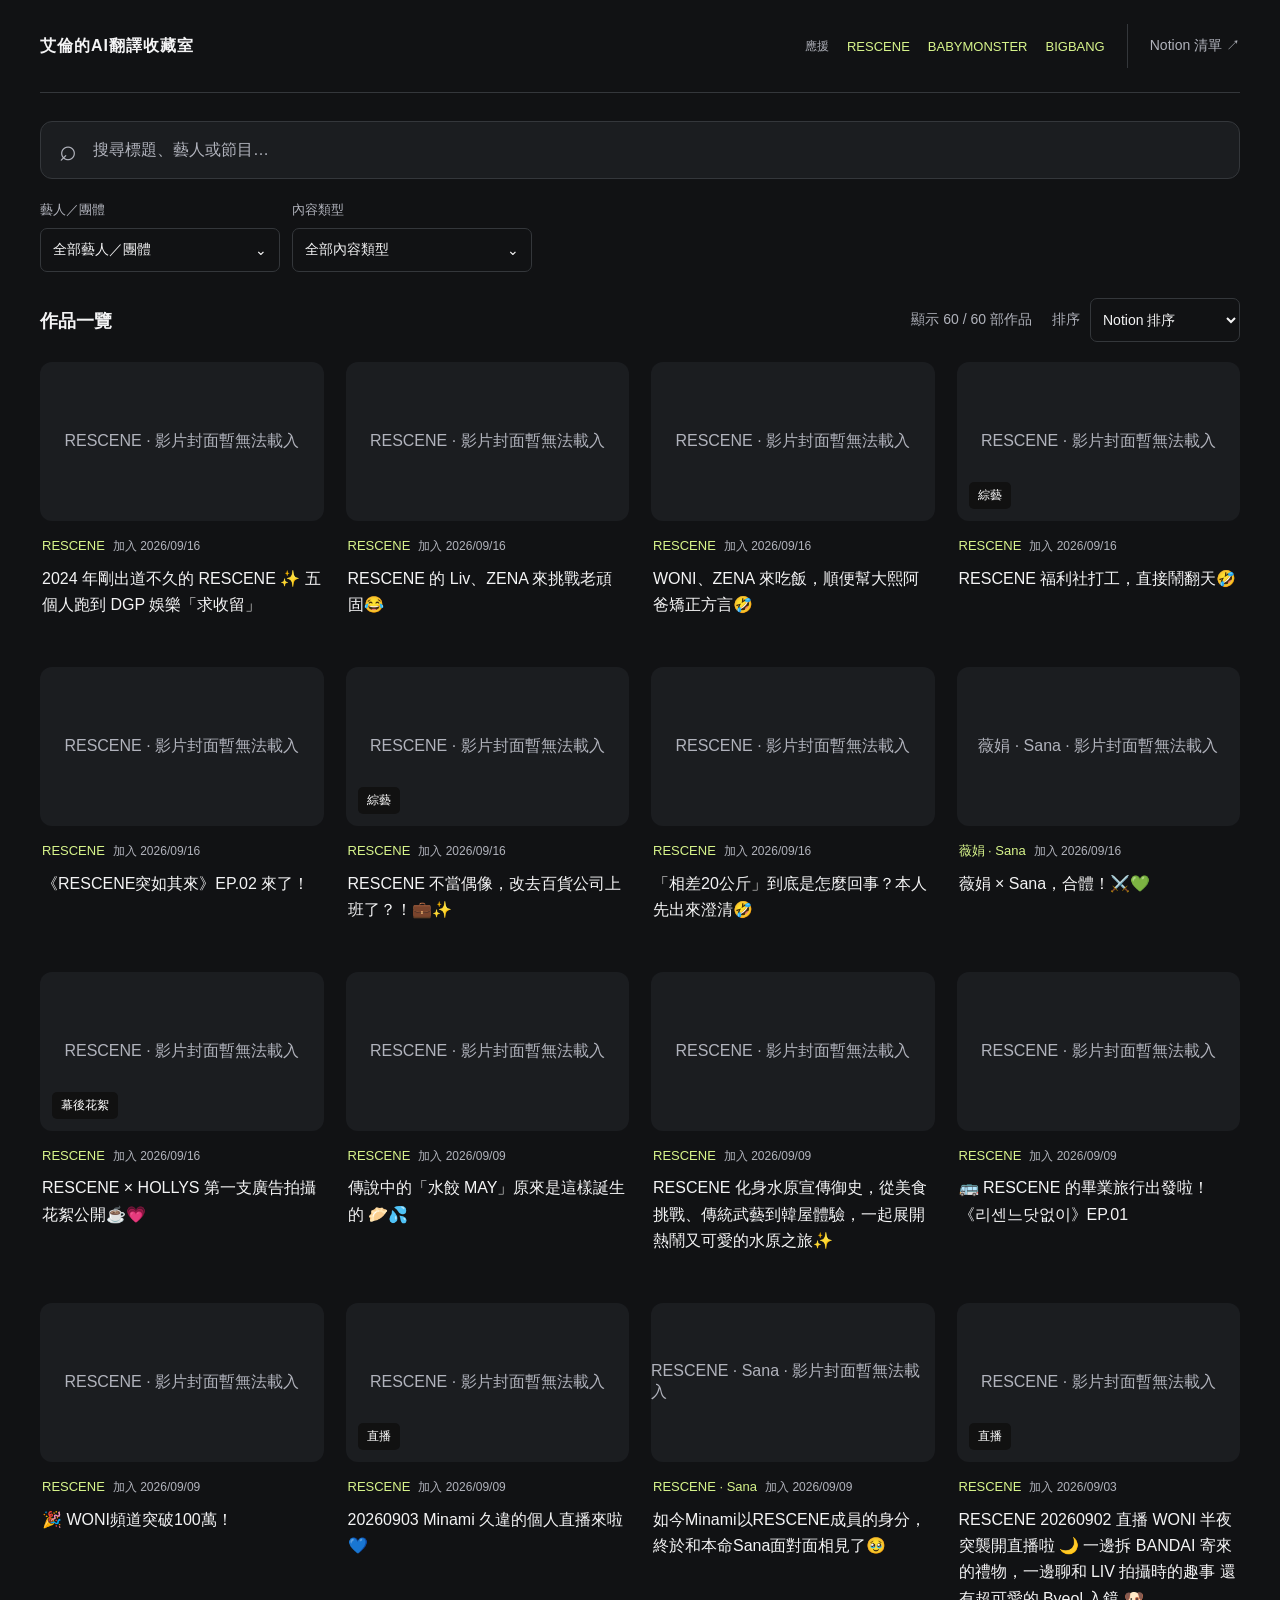
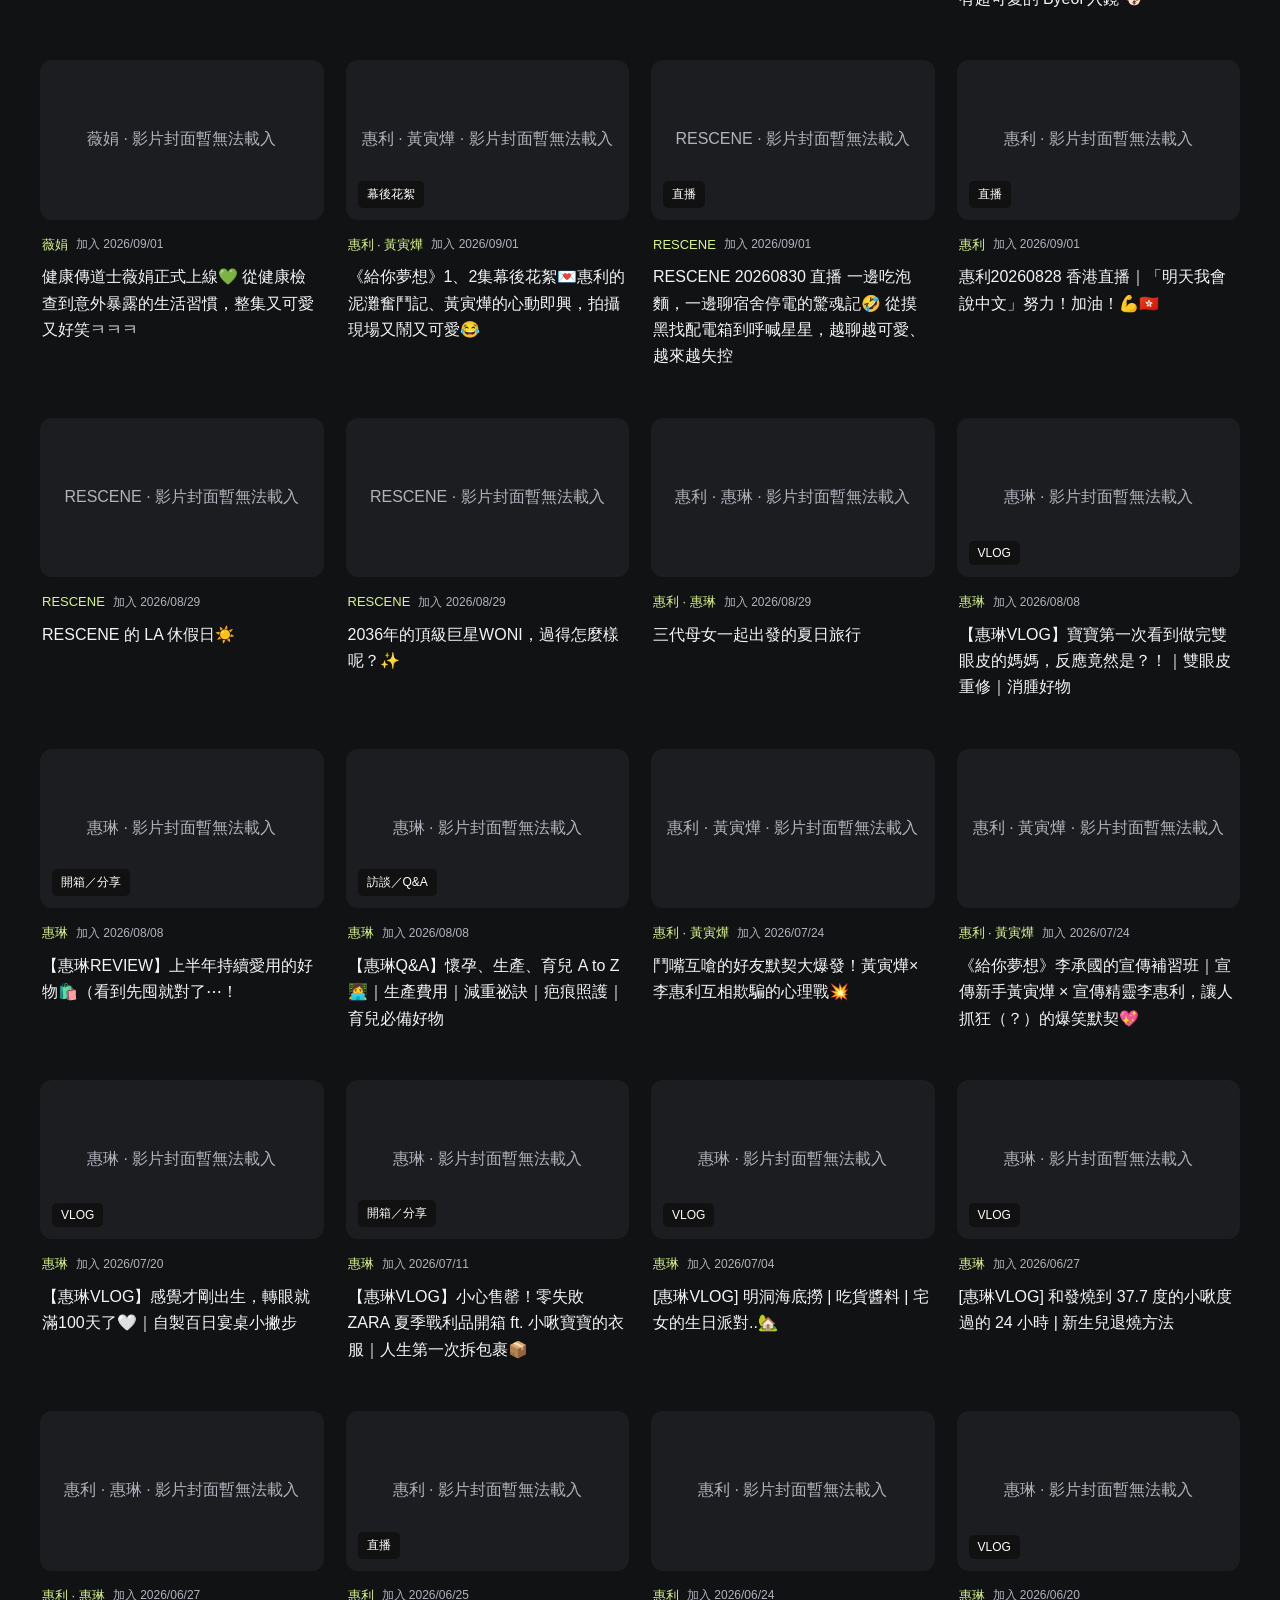
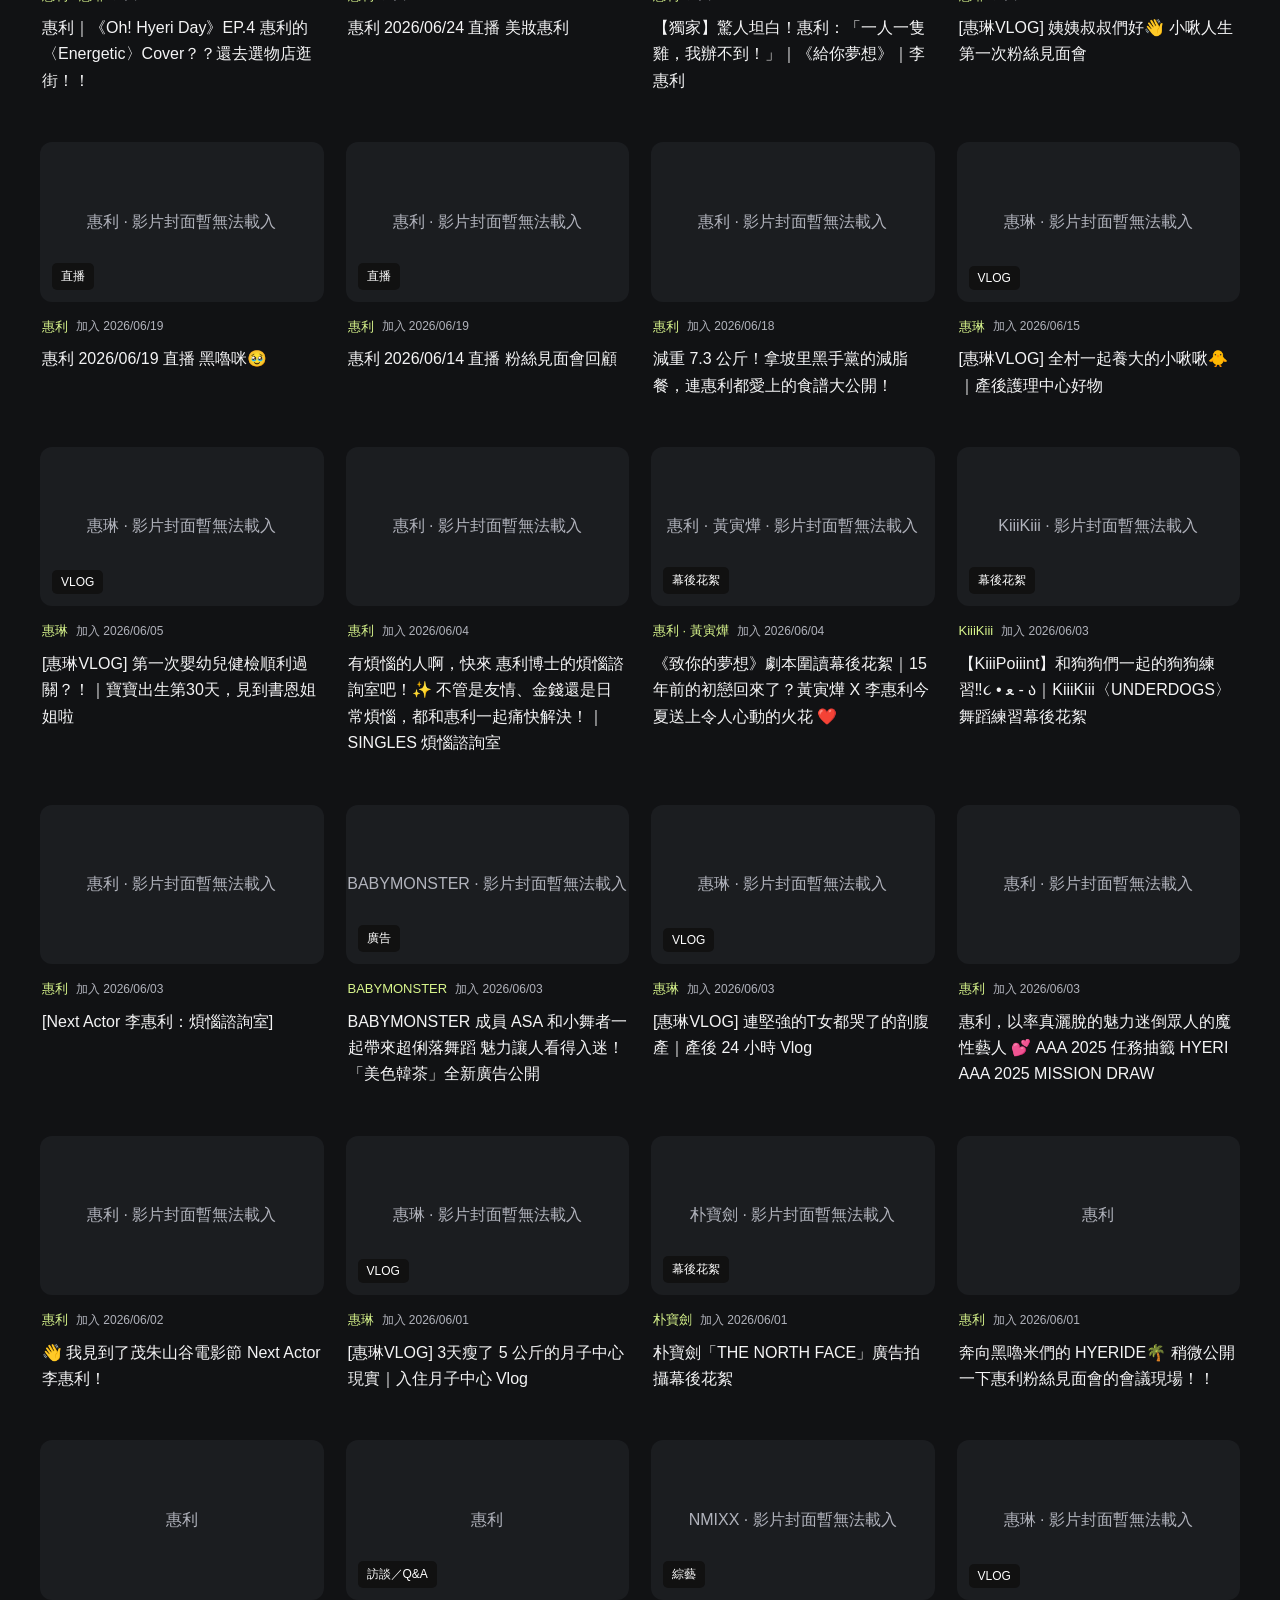
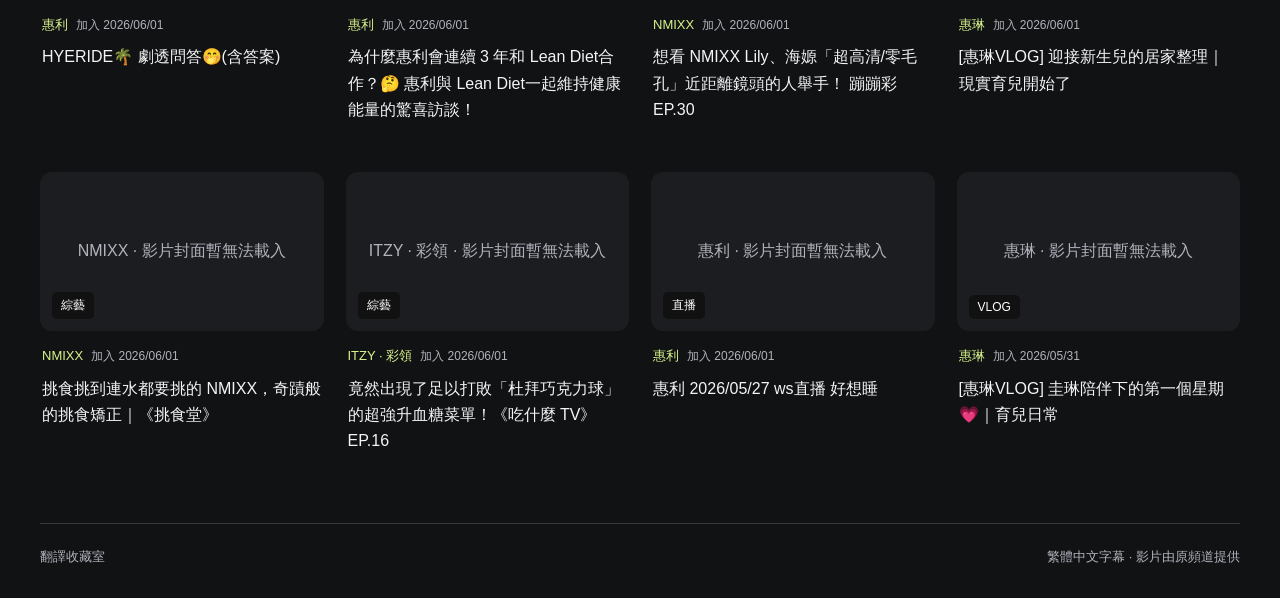
<file: index.html>
<!DOCTYPE html>
<html lang="zh-Hant">

<head>
  <meta charset="UTF-8" />
  <meta name="viewport" content="width=device-width, initial-scale=1.0" />
  <title>中文字幕播放器｜翻譯收藏室</title>
  <script>
    if (!new URLSearchParams(window.location.search).get("v")?.trim()) {
      window.location.replace("library.html");
    }
  </script>
  <style>
    body {
      margin: 0;
      padding: 24px;
      background: #111;
      color: #fff;
      font-family: Arial, "Microsoft JhengHei", sans-serif;
    }

    body.no-scroll {
      overflow: hidden;
    }

    .container {
      max-width: 1100px;
      margin: 0 auto;
      --subtitle-bottom: 8%;
      --subtitle-bottom-fs: 6%;
      --fullscreen-viewport-width: 100dvw;
      --fullscreen-viewport-height: 100dvh;
    }

    .toolbar {
      display: flex;
      justify-content: flex-end;
      flex-wrap: wrap;
      gap: 12px;
      margin-bottom: 20px;
      align-items: center;
    }

    .library-back-link {
      display: inline-flex;
      align-items: center;
      min-height: 44px;
      margin-right: auto;
      color: #d7e6ff;
      text-decoration: none;
    }

    .library-back-link:hover,
    .library-back-link:focus-visible {
      text-decoration: underline;
    }

    .toolbar input[type="text"] {
      height: 42px;
      border: 1px solid #444;
      border-radius: 10px;
      background: #1c1c1c;
      color: #fff;
      padding: 0 12px;
      font-size: 16px;
    }

    .toolbar button,
    .toolbar input[type="file"] {
      height: 42px;
      font-size: 14px;
    }

    .toolbar button {
      border: 1px solid #3a3a3a;
      background: #252525;
      color: #fff;
      border-radius: 10px;
      padding: 0 14px;
      cursor: pointer;
    }

    .toolbar button:hover {
      background: #2f2f2f;
    }

    .share-dialog {
      box-sizing: border-box;
      width: min(420px, calc(100% - 32px));
      max-height: calc(100% - 32px);
      padding: 22px;
      border: 1px solid #383f50;
      border-radius: 18px;
      background: #191d26;
      color: #f4f6fa;
      box-shadow: 0 20px 60px #0009;
    }

    .share-dialog::backdrop { background: #090b11b8; }

    .share-dialog header {
      display: flex;
      justify-content: space-between;
      align-items: center;
      margin-bottom: 16px;
    }

    .share-dialog h2 { margin: 0; font-size: 20px; }

    .share-dialog button {
      min-height: 44px;
      border: 0;
      border-radius: 10px;
      font: inherit;
      cursor: pointer;
    }

    .share-close {
      min-width: 44px;
      background: #2b3140;
      color: inherit;
    }

    .share-dialog input[type="text"] {
      box-sizing: border-box;
      min-height: 44px;
      border: 1px solid #454e61;
      border-radius: 10px;
      padding: 8px 12px;
      background: #11151d;
      color: inherit;
      font: inherit;
    }

    #shareLink { width: 100%; }

    .share-time {
      display: flex;
      flex-wrap: wrap;
      align-items: center;
      gap: 8px 12px;
      margin: 10px 0 14px;
    }

    .share-time label {
      display: inline-flex;
      gap: 8px;
      align-items: center;
      min-height: 44px;
      cursor: pointer;
    }

    .share-time input[type="checkbox"] { accent-color: #9ecbff; }
    #shareStartTime { width: 7em; }
    #shareStartTime[aria-invalid="true"] { border-color: #ff9b9b; }

    #copyShareBtn {
      width: 100%;
      background: #9ecbff;
      color: #0c2038;
      font-weight: 700;
    }

    #copyShareBtn:hover { background: #c2dfff; }

    #shareStatus {
      display: block;
      min-height: 1.4em;
      margin-top: 8px;
      color: #c5d3e8;
      font-size: 14px;
    }

    #videoIdInput,
    #loadVideoBtn,
    #srtFileInput,
    #subtitleList {
      display: none !important;
    }

    .player-wrap {
      position: relative;
      width: 100%;
      aspect-ratio: 16 / 9;
      background: #000;
      overflow: hidden;
      border-radius: 16px;
    }

    .player-surface { position: relative; width: 100%; height: 100%; }
    .player-wrap.is-rotated .player-surface {
      position: absolute;
      left: 50%; top: 50%;
      width: var(--fullscreen-viewport-height);
      height: var(--fullscreen-viewport-width);
      transform: translate(-50%, -50%) rotate(90deg);
    }
    .player-wrap .rotate-btn { display: none; }
    @media (any-pointer: coarse) {
      .player-wrap.is-fullscreen .rotate-btn { display: flex; }
    }

    .player-wrap:fullscreen,
    .player-wrap:-webkit-full-screen,
    .player-wrap.is-pseudo-fullscreen {
      position: fixed;
      inset: 0 auto auto 0;
      width: var(--fullscreen-viewport-width);
      height: var(--fullscreen-viewport-height);
      aspect-ratio: auto;
      border-radius: 0;
      z-index: 9999;
    }

    #player {
      width: 100%;
      height: 100%;
    }

    .subtitle-loading {
      position: absolute;
      inset: 0;
      z-index: 40;
      display: flex;
      flex-direction: column;
      align-items: center;
      justify-content: center;
      gap: 16px;
      background: rgba(0, 0, 0, 0.88);
      text-align: center;
      padding: 20px;
    }

    .subtitle-loading[hidden], .subtitle-loading [hidden] { display: none; }
    .subtitle-loading-spinner {
      width: 32px;
      height: 32px;
      border: 3px solid #555;
      border-top-color: #d7e6ff;
      border-radius: 50%;
      animation: subtitle-loading-spin 1s linear infinite;
    }
    .subtitle-loading button {
      padding: 12px 20px;
      border: 1px solid #777;
      border-radius: 8px;
      background: #252525;
      color: #fff;
      cursor: pointer;
      font: inherit;
    }
    @keyframes subtitle-loading-spin { to { transform: rotate(360deg); } }
    @media (prefers-reduced-motion: reduce) {
      .subtitle-loading-spinner { animation: none; }
    }

    .player-activity-catcher {
      position: absolute;
      inset: 0;
      z-index: 29;
      display: none;
      background: transparent;
    }

    .player-wrap.side-tools-hidden .player-activity-catcher {
      display: block;
    }

    .player-wrap.is-fullscreen #player,
    .player-wrap.is-fullscreen #player iframe {
      width: 100% !important;
      height: 100% !important;
    }

    .video-content-guide {
      position: absolute;
      inset: 0;
      pointer-events: none;
      z-index: 10;
    }

    /* Keep captions inside the contained video, including portrait fullscreen letterboxing. */
    .player-wrap .video-content-guide {
      inset: 50% auto auto 50%;
      width: var(--video-content-width, 100%);
      height: var(--video-content-height, 100%);
      transform: translate(-50%, -50%);
    }

    .orientation-hint {
      position: absolute;
      left: 50%;
      top: max(20px, env(safe-area-inset-top));
      z-index: 32;
      display: flex;
      align-items: center;
      gap: 10px;
      max-width: calc(100% - 32px);
      padding: 10px 14px;
      box-sizing: border-box;
      border: 1px solid rgba(255, 255, 255, 0.22);
      border-radius: 999px;
      background: rgba(0, 0, 0, 0.76);
      color: #fff;
      font-size: 14px;
      line-height: 1.4;
      text-align: center;
      pointer-events: none;
      opacity: 0;
      visibility: hidden;
      transform: translate(-50%, -10px);
      transition: opacity 0.25s ease, transform 0.25s ease, visibility 0s linear 0.25s;
      backdrop-filter: blur(8px);
      -webkit-backdrop-filter: blur(8px);
    }

    .orientation-hint.is-visible {
      opacity: 1;
      visibility: visible;
      transform: translate(-50%, 0);
      transition-delay: 0s;
    }

    .orientation-hint-icon {
      display: inline-flex;
      flex: 0 0 auto;
      width: 16px;
      height: 25px;
      border: 2px solid currentColor;
      border-radius: 4px;
    }

    .orientation-hint.is-visible .orientation-hint-icon {
      animation: orientation-hint-rotate 1.6s ease-in-out 2;
    }

    @keyframes orientation-hint-rotate {
      0%, 30% {
        transform: rotate(0deg);
      }

      70%, 100% {
        transform: rotate(90deg);
      }
    }

    @media (prefers-reduced-motion: reduce) {
      .orientation-hint,
      .orientation-hint.is-visible {
        transition: none;
      }

      .orientation-hint.is-visible .orientation-hint-icon {
        animation: none;
        transform: rotate(90deg);
      }
    }

    .player-side-tools {
      position: absolute;
      top: 50%;
      right: 12px;
      transform: translateY(-50%);
      z-index: 30;
      display: flex;
      flex-direction: column;
      gap: 6px;
      align-items: flex-end;
      pointer-events: auto;
      opacity: 1;
      transition: opacity 0.22s ease, transform 0.22s ease;
    }

    .player-wrap.side-tools-hidden .player-side-tools {
      opacity: 0;
      transform: translateY(-50%) translateX(10px);
      pointer-events: none;
    }

    .player-icon-btn {
      width: 40px;
      min-height: 44px;
      padding: 3px 2px;
      box-sizing: border-box;
      border-radius: 10px;
      background: rgba(0, 0, 0, 0.55);
      color: #fff;
      border: 1px solid rgba(255, 255, 255, 0.18);
      cursor: pointer;
      display: flex;
      align-items: center;
      justify-content: center;
      flex-direction: column;
      gap: 2px;
      transition: background 0.18s ease, border-color 0.18s ease;
      touch-action: manipulation;
      -webkit-tap-highlight-color: transparent;
      backdrop-filter: blur(8px);
      -webkit-backdrop-filter: blur(8px);
      pointer-events: auto;
    }

    .player-icon-btn svg { width: 18px; height: 18px; flex: 0 0 auto; }
    .control-label { font-size: 10px; line-height: 1.2; white-space: nowrap; }
    .fullscreen-btn .exit-icon { display: none; }
    .fullscreen-btn.is-active .enter-icon { display: none; }
    .fullscreen-btn.is-active .exit-icon { display: block; }
    .rotate-btn[aria-pressed="true"] svg { transform: rotate(-90deg); }
    .player-icon-btn:disabled { opacity: 0.5; cursor: default; }

    @media (hover: hover) and (pointer: fine) {
      .player-icon-btn:hover {
        background: rgba(255, 255, 255, 0.16);
        border-color: rgba(255, 255, 255, 0.4);
      }
    }

    .player-icon-btn:focus-visible {
      outline: 2px solid rgba(158, 203, 255, 0.85);
      outline-offset: 2px;
    }

    .floating-subtitle-settings {
      position: absolute;
      right: 64px;
      top: 12px;
      width: min(300px, calc(100% - 80px));
      max-height: calc(var(--player-surface-height, 100dvh) - 24px);
      overflow-y: auto;
      overscroll-behavior: contain;
      box-sizing: border-box;
      display: none;
      grid-template-columns: 1fr;
      gap: 10px;
      background: rgba(24, 24, 24, 0.92);
      border: 1px solid rgba(255, 255, 255, 0.14);
      border-radius: 14px;
      padding: 12px;
      z-index: 31;
      backdrop-filter: blur(10px);
      -webkit-backdrop-filter: blur(10px);
      pointer-events: auto;
    }

    .floating-subtitle-settings.is-open {
      display: grid;
    }

    .settings-heading { display: flex; align-items: center; justify-content: space-between; gap: 12px; }
    .settings-heading strong { font-size: 14px; }
    .settings-close { color: #fff; background: transparent; border: 1px solid #666; border-radius: 8px; min-height: 36px; padding: 4px 12px; cursor: pointer; }

    .subtitle-layer {
      position: absolute;
      left: 6%;
      right: 6%;
      bottom: var(--subtitle-bottom);
      text-align: center;
      pointer-events: none;
    }

    .subtitle-top-layer {
      position: absolute;
      left: 6%;
      right: 6%;
      top: max(5%, env(safe-area-inset-top));
      text-align: center;
      pointer-events: none;
    }

    .subtitle-text:empty { display: none; }

    .subtitle-text {
      display: inline-block;
      max-width: 90%;
      padding: 3px 14px;
      border-radius: 14px;
      background: rgba(0, 0, 0, 0.7);

      font-size: var(--subtitle-font-size, 13px);
      line-height: 1.45;
      white-space: pre-wrap;
      word-break: break-word;
      text-shadow:
        0 0 2px #000,
        0 0 4px #000,
        0 0 8px #000,
        0 0 12px #000;
    }

    .player-wrap.is-fullscreen .subtitle-layer {
      bottom: var(--subtitle-bottom-fs);
    }

    .player-wrap.is-pseudo-fullscreen .subtitle-layer {
      bottom: var(--subtitle-bottom-fs);
    }

    @media (max-width: 768px) {
      .subtitle-layer {
        left: 4%;
        right: 4%;
      }

      .subtitle-text {
        max-width: 100%;

        line-height: 1.5;
      }

      .player-wrap.is-fullscreen .subtitle-layer {
        bottom: max(var(--subtitle-bottom-fs), env(safe-area-inset-bottom));
      }

      .player-wrap.is-pseudo-fullscreen .subtitle-layer {
        bottom: max(var(--subtitle-bottom-fs), env(safe-area-inset-bottom));
      }

      .player-side-tools {
        right: 8px;
      }

      .player-icon-btn {
        width: 38px;
        min-height: 42px;
      }

      .floating-subtitle-settings {
        right: 56px;
        width: min(300px, calc(100% - 72px));
      }
    }

    .player-wrap.is-rotated .orientation-hint { display: none; }
    .player-wrap.is-rotated .player-side-tools { right: max(12px, env(safe-area-inset-bottom)); }
    .player-wrap.is-rotated .floating-subtitle-settings {
      right: max(64px, calc(env(safe-area-inset-bottom) + 52px));
      width: min(300px, calc(100% - 80px));
    }
    .video-orientation-setting { display: grid; gap: 6px; }
    .video-orientation-setting select { color: #fff; background: #252525; padding: 8px; width: 100%; }

    .subtitle-settings {
      align-items: end;
    }

    .setting-field {
      display: grid;
      gap: 6px;
      min-width: 0;
    }

    .setting-label {
      color: #d8d8d8;
      font-size: 12px;
      letter-spacing: 0.2px;
    }

    .setting-field input[type="range"] {
      width: 100%;
      accent-color: #9ecbff;
    }

    .setting-value {
      color: #9ecbff;
      font-size: 12px;
      min-height: 16px;
    }

    .setting-reset {
      height: 34px;
      border-radius: 8px;
      border: 1px solid #3b3b3b;
      background: #242424;
      color: #fff;
      cursor: pointer;
      font-size: 13px;
    }

    .setting-reset:hover {
      background: #2c2c2c;
    }

    @media (max-width: 768px) {
      body {
        padding: 12px;
      }

      .container {
        max-width: 100%;
      }

      .player-wrap {
        border-radius: 12px;
      }

      .toolbar {
        margin-bottom: 12px;
      }

      .list {
        margin-top: 12px;
      }

    }

    .info {
      margin-top: 16px;
      color: #bbb;
      font-size: 14px;
    }

    .list {
      margin-top: 20px;
      background: #1a1a1a;
      border-radius: 12px;
      padding: 12px;
      max-height: 280px;
      overflow: auto;
    }

    .item {
      padding: 10px;
      border-bottom: 1px solid #2a2a2a;
      cursor: pointer;
    }

    .item:last-child {
      border-bottom: none;
    }

    .item.active {
      background: rgba(255, 255, 255, 0.08);
      border-radius: 8px;
    }

    .time {
      color: #9ecbff;
      font-size: 13px;
      margin-bottom: 4px;
    }

    .text {
      white-space: pre-wrap;
    }
  </style>
</head>

<body>
  <div class="container">
    <div class="toolbar">
      <a class="library-back-link" href="library.html">← 翻譯清單</a>
      <input id="videoIdInput" type="text" placeholder="請輸入 YouTube 影片 ID，例如 dqNMWaT9mog" />
      <button id="loadVideoBtn">載入影片</button>
      <button id="openShareBtn" type="button" aria-haspopup="dialog" hidden>分享</button>
      <input id="srtFileInput" type="file" accept=".srt" />
    </div>

    <dialog id="shareDialog" class="share-dialog" aria-labelledby="shareTitle">
      <header>
        <h2 id="shareTitle">分享影片</h2>
        <form method="dialog">
          <button class="share-close" aria-label="關閉分享" autofocus>✕</button>
        </form>
      </header>
      <input id="shareLink" type="text" aria-label="分享連結" readonly />
      <div class="share-time">
        <label><input id="shareStartEnabled" type="checkbox" autocomplete="off" /> 指定開始時間</label>
        <input id="shareStartTime" type="text" placeholder="0:00" aria-label="開始時間（分:秒或時:分:秒）" autocomplete="off" hidden />
      </div>
      <button id="copyShareBtn" type="button">複製連結</button>
      <span id="shareStatus" role="status"></span>
    </dialog>

    <div id="resumePrompt" hidden style="margin: 0 0 12px; padding: 12px; border: 1px solid #666; border-radius: 8px;">
      <span id="resumeMessage" role="status" aria-live="polite"></span>
      <button id="resumePlayBtn" type="button">繼續播放</button>
      <button id="restartPlayBtn" type="button">從頭播放</button>
    </div>
    <div class="player-wrap">
      <div class="player-surface">
      <div id="player"></div>
      <div id="subtitleLoading" class="subtitle-loading" hidden>
        <span id="subtitleLoadingSpinner" class="subtitle-loading-spinner" aria-hidden="true"></span>
        <span id="subtitleLoadingMessage" role="status" aria-live="polite">字幕載入中，請稍候…</span>
        <button id="retrySubtitlesBtn" type="button" hidden>重新載入字幕</button>
      </div>
      <div class="player-activity-catcher" id="playerActivityCatcher" aria-hidden="true"></div>
      <div class="video-content-guide">
        <div class="subtitle-top-layer">
          <div id="subtitleTop" class="subtitle-text"></div>
        </div>
        <div class="subtitle-layer">
          <div id="subtitle" class="subtitle-text"></div>
        </div>
      </div>
      <div id="orientationHint" class="orientation-hint" role="status" aria-live="polite" aria-hidden="true">
        <span class="orientation-hint-icon" aria-hidden="true"></span>
        <span>這是橫式影片，可轉動手機或點右側「轉橫」</span>
      </div>
      <div class="player-side-tools">
        <button id="toggleRotationBtn" class="player-icon-btn rotate-btn" type="button"
          aria-label="旋轉播放畫面" title="旋轉播放畫面" aria-pressed="false">
          <svg viewBox="0 0 24 24" fill="none" stroke="currentColor" stroke-width="1.8" stroke-linecap="round" stroke-linejoin="round" aria-hidden="true"><rect x="6" y="5" width="9" height="15" rx="2"/><path d="M10 17h1M16 3a7 7 0 0 1 5 7m0-5v5h-5"/></svg>
          <span class="control-label">轉橫</span>
        </button>
        <button id="toggleFullscreenBtn" class="player-icon-btn fullscreen-btn" type="button" aria-label="進入全螢幕"
          title="進入全螢幕">
          <svg class="enter-icon" viewBox="0 0 24 24" fill="none" stroke="currentColor" stroke-width="2" stroke-linecap="round" stroke-linejoin="round" aria-hidden="true"><path d="M8 3H3v5m13-5h5v5M3 16v5h5m13-5v5h-5"/></svg>
          <svg class="exit-icon" viewBox="0 0 24 24" fill="none" stroke="currentColor" stroke-width="2" stroke-linecap="round" stroke-linejoin="round" aria-hidden="true"><path d="M3 8h5V3m8 0v5h5M8 21v-5H3m13 5v-5h5"/></svg>
          <span class="control-label">放大</span>
        </button>

        <button id="toggleSubtitleSettingsBtn" class="player-icon-btn subtitle-setting-btn" type="button"
          aria-label="開啟字幕設定" aria-expanded="false" aria-controls="subtitleSettings" title="開啟字幕設定">
          <svg viewBox="0 0 24 24" fill="none" stroke="currentColor" stroke-width="1.8" stroke-linecap="round" stroke-linejoin="round" aria-hidden="true"><rect x="2" y="4" width="20" height="16" rx="3"/><path d="M6 9h5m3 0h4M6 14h3m3 0h6"/></svg>
          <span class="control-label">字幕</span>
        </button>

        <div class="subtitle-settings floating-subtitle-settings" id="subtitleSettings">
          <div class="settings-heading"><strong>字幕設定</strong><button id="closeSubtitleSettingsBtn" class="settings-close" type="button">關閉</button></div>
          <label class="video-orientation-setting" for="videoOrientation">
            <span class="setting-label">這支影片的方向</span>
            <select id="videoOrientation">
              <option value="unknown">自動偵測</option>
              <option value="landscape">橫式</option>
              <option value="portrait">直式</option>
            </select>
            <span id="videoOrientationStatus" class="setting-label" role="status">尚未偵測</span>
          </label>
          <div class="setting-field">
            <label class="setting-label" for="subtitleScaleRange">字幕大小（占影片高度）</label>
            <input id="subtitleScaleRange" type="range" min="3" max="20" step="0.5" value="5" />
            <div class="setting-value" id="subtitleScaleValue">5%</div>
          </div>

          <div class="setting-field">
            <label class="setting-label" for="subtitleBottomRange">垂直位置（距影片底部）</label>
            <input id="subtitleBottomRange" type="range" min="0" max="60" step="1" value="8" />
            <div class="setting-value" id="subtitleBottomValue">8%</div>
          </div>

          <div class="setting-field">
            <button id="resetSubtitleSettingsBtn" type="button" class="setting-reset">
              重設目前影片比例
            </button>
          </div>
        </div>
      </div>
    </div>
    </div>
    <div class="info" id="info">尚未載入字幕</div>
    <div class="list" id="subtitleList"></div>

  </div>

  <script src="share.js?v=20261113-2"></script>
  <script src="playback-progress.js?v=20261113-1"></script>
  <script src="test-youtube-ratio.js?v=20261026-1"></script>
  <script>
    let player = null;
    const progress = createPlaybackProgress(() => player, seconds => {
      document.getElementById("resumePrompt").hidden = seconds === null;
      if (seconds !== null) {
        const total = Math.floor(seconds);
        const hours = Math.floor(total / 3600);
        const minutes = Math.floor(total / 60) % 60;
        const time = (hours ? `${hours}:${String(minutes).padStart(2, "0")}` : String(minutes)) + `:${String(total % 60).padStart(2, "0")}`;
        document.getElementById("resumeMessage").textContent = `上次看到 ${time}`;
      }
    });
    document.getElementById("resumePlayBtn").addEventListener("click", () => progress.choose(false));
    document.getElementById("restartPlayBtn").addEventListener("click", () => progress.choose(true));
    setInterval(() => progress.save(), 5000);
    window.addEventListener("pagehide", () => progress.save());
    let syncTimer = null;
    let subtitles = [];
    let currentSubtitleIndex = -1;
    let subtitleItemElements = [];
    let subtitleSearchHintIndex = -1;
    let subtitleRequestToken = 0;
    let requestedVideoId = "";
    let isPseudoFullscreen = false;
    let rotationPreference = null;
    let videoOrientation = "unknown";
    let videoAspectRatio = 16 / 9;
    let isPlayerPlaying = false;
    let orientationRequestToken = 0;
    const youtubeRatio = createYouTubeRatioLookup();
    let isSyncStateActive = false;
    let isSubtitleListClickBound = false;
    let controlsHideTimer = null;
    let orientationHintTimer = null;
    let hasShownOrientationHint = false;
    let isPointerInsideSideTools = false;
    let isSideToolsKeyboardFocus = false;
    let lastSideToolsPointerType = null;
    let arePlayerSideToolsHidden = false;

    const videoIdInput = document.getElementById("videoIdInput");
    const infoEl = document.getElementById("info");
    const subtitleLoadingEl = document.getElementById("subtitleLoading");
    const subtitleLoadingSpinnerEl = document.getElementById("subtitleLoadingSpinner");
    const subtitleLoadingMessageEl = document.getElementById("subtitleLoadingMessage");
    const retrySubtitlesBtnEl = document.getElementById("retrySubtitlesBtn");
    const containerEl = document.querySelector(".container");
    const playerWrapEl = document.querySelector(".player-wrap");
    const playerSurfaceEl = document.querySelector(".player-surface");
    const toggleRotationBtnEl = document.getElementById("toggleRotationBtn");
    const videoOrientationEl = document.getElementById("videoOrientation");
    const videoOrientationStatusEl = document.getElementById("videoOrientationStatus");
    const playerSideToolsEl = document.querySelector(".player-side-tools");
    const playerActivityCatcherEl = document.getElementById("playerActivityCatcher");
    const orientationHintEl = document.getElementById("orientationHint");
    const subtitleEl = document.getElementById("subtitle");
    const subtitleTopEl = document.getElementById("subtitleTop");
    const subtitleListEl = document.getElementById("subtitleList");
    const subtitleSettingsEl = document.getElementById("subtitleSettings");
    const subtitleScaleRangeEl = document.getElementById("subtitleScaleRange");
    const subtitleBottomRangeEl = document.getElementById("subtitleBottomRange");
    const subtitleScaleValueEl = document.getElementById("subtitleScaleValue");
    const subtitleBottomValueEl = document.getElementById("subtitleBottomValue");
    const resetSubtitleSettingsBtnEl = document.getElementById("resetSubtitleSettingsBtn");
    const toggleFullscreenBtnEl = document.getElementById("toggleFullscreenBtn");
    const toggleSubtitleSettingsBtnEl = document.getElementById("toggleSubtitleSettingsBtn");
    const query = new URLSearchParams(window.location.search);
    const initialVideoId = query.get("v")?.trim() || "";
    const startTime = query.get("t");
    const initialStartSeconds = /^\d+$/.test(startTime) && Number.isSafeInteger(Number(startTime))
      ? Number(startTime)
      : undefined;
    const subtitleSettingsStorageKey = "player-test-subtitle-ratio-prefs-v1";
    const playerControlsAutoHideDelay = 2200;
    const orientationHintDuration = 5000;

    let subtitleRatioBucket = "horizontal";
    let subtitleSettings = { fontSizePercent: 5, bottom: 8 };

    if (initialVideoId) {
      videoIdInput.value = initialVideoId;
      infoEl.textContent = `已從網址讀取影片 ID：${initialVideoId}`;
      updateVideoShare(initialVideoId);
    }

    function updateVideoShare(videoId) {
      window.updateShareVideo(videoId, () => {
        if (player?.getVideoData?.()?.video_id === videoId) return player.getCurrentTime?.();
      });
    }

    function updateFullscreenButtonState(isFullscreen) {
      const label = isFullscreen ? "離開全螢幕" : "進入全螢幕";
      toggleFullscreenBtnEl.classList.toggle("is-active", isFullscreen);
      toggleFullscreenBtnEl.setAttribute("aria-label", label);
      toggleFullscreenBtnEl.setAttribute("title", label);
      const text = toggleFullscreenBtnEl.querySelector(".control-label");
      if (text) text.textContent = isFullscreen ? "縮小" : "放大";
    }

    function syncSubtitleSettingsPlacement() {
      if (subtitleSettingsEl.parentElement !== playerSurfaceEl) playerSurfaceEl.appendChild(subtitleSettingsEl);
    }

    function setSubtitleSettingsOpen(isOpen) {
      syncSubtitleSettingsPlacement();
      const label = isOpen ? "關閉字幕設定" : "開啟字幕設定";
      subtitleSettingsEl.classList.toggle("is-open", isOpen);
      toggleSubtitleSettingsBtnEl.setAttribute("aria-expanded", isOpen ? "true" : "false");
      toggleSubtitleSettingsBtnEl.setAttribute("aria-label", label);
      toggleSubtitleSettingsBtnEl.setAttribute("title", label);

      if (isOpen) {
        hideOrientationHint();
        revealPlayerSideTools();
        clearPlayerControlsHideTimer();
      } else {
        schedulePlayerSideToolsAutoHide();
      }
    }

    function toggleSubtitleSettingsOpen() {
      const isOpen = subtitleSettingsEl.classList.contains("is-open");
      setSubtitleSettingsOpen(!isOpen);
    }

    function setPlayerSideToolsHidden(hidden) {
      if (arePlayerSideToolsHidden === hidden) return;
      arePlayerSideToolsHidden = hidden;
      playerWrapEl.classList.toggle("side-tools-hidden", hidden);
    }

    function clearPlayerControlsHideTimer() {
      if (!controlsHideTimer) return;
      clearTimeout(controlsHideTimer);
      controlsHideTimer = null;
    }

    function schedulePlayerSideToolsAutoHide() {
      clearPlayerControlsHideTimer();

      if (!isPlayerPlaying || subtitleSettingsEl.classList.contains("is-open") || isPointerInsideSideTools || isSideToolsKeyboardFocus) {
        return;
      }

      controlsHideTimer = setTimeout(() => {
        setPlayerSideToolsHidden(true);
      }, playerControlsAutoHideDelay);
    }

    function revealPlayerSideTools() {
      setPlayerSideToolsHidden(false);
      schedulePlayerSideToolsAutoHide();
    }

    function handlePlayerWrapInteraction(e) {
      if (!(e.target instanceof Element)) {
        revealPlayerSideTools();
        return;
      }

      if (e.target.closest(".floating-subtitle-settings")) {
        return;
      }

      revealPlayerSideTools();
    }

    function handleSideToolsPointerEnter(e) {
      if (e.pointerType !== "mouse") return;
      isPointerInsideSideTools = true;
      clearPlayerControlsHideTimer();
      setPlayerSideToolsHidden(false);
    }

    function handleSideToolsPointerLeave(e) {
      if (e.pointerType !== "mouse") return;
      isPointerInsideSideTools = false;
      schedulePlayerSideToolsAutoHide();
    }

    function handleSideToolsPointerDown(e) {
      lastSideToolsPointerType = e.pointerType;
      isSideToolsKeyboardFocus = false;
      if (e.pointerType !== "mouse") isPointerInsideSideTools = false;
      revealPlayerSideTools();
    }

    function handleSideToolsFocusIn(e) {
      isSideToolsKeyboardFocus = lastSideToolsPointerType === null && e.target.matches(":focus-visible");
      revealPlayerSideTools();
    }

    function handleSideToolsFocusOut(e) {
      if (playerSideToolsEl.contains(e.relatedTarget)) return;
      isSideToolsKeyboardFocus = false;
      schedulePlayerSideToolsAutoHide();
    }

    function getSubtitlePreset(ratio) {
      const presets = {
        horizontal: { key: "horizontal", fontSizePercent: 5, bottom: 8 },
        "ratio-4-3": { key: "ratio-4-3", fontSizePercent: 4.5, bottom: 10 },
        square: { key: "square", fontSizePercent: 4, bottom: 14 },
        "vertical-3-4": { key: "vertical-3-4", fontSizePercent: 3.8, bottom: 16 },
        vertical: { key: "vertical", fontSizePercent: 3.5, bottom: 18 }
      };
      return presets[ratio >= 1.5 ? "horizontal" : ratio >= 1.15 ? "ratio-4-3" :
        ratio >= 0.88 ? "square" : ratio >= 0.65 ? "vertical-3-4" : "vertical"];
    }

    function readSubtitlePreferences() {
      try {
        const value = JSON.parse(localStorage.getItem(subtitleSettingsStorageKey) || "{}");
        return value && typeof value === "object" && !Array.isArray(value) ? value : {};
      } catch { return {}; }
    }

    function normalizeSubtitleSettings(raw) {
      const preset = getSubtitlePreset(videoAspectRatio);
      return {
        fontSizePercent: typeof raw?.fontSizePercent === "number" && Number.isFinite(raw.fontSizePercent) ?
          Math.min(20, Math.max(3, raw.fontSizePercent)) : preset.fontSizePercent,
        bottom: typeof raw?.bottom === "number" && Number.isFinite(raw.bottom) ?
          Math.min(60, Math.max(0, raw.bottom)) : preset.bottom
      };
    }

    function renderSubtitleSettings() {
      containerEl.style.setProperty("--subtitle-bottom", subtitleSettings.bottom + "%");
      containerEl.style.setProperty("--subtitle-bottom-fs", subtitleSettings.bottom + "%");
      subtitleScaleRangeEl.value = String(subtitleSettings.fontSizePercent);
      subtitleBottomRangeEl.value = String(subtitleSettings.bottom);
      subtitleScaleValueEl.textContent = subtitleSettings.fontSizePercent + "%";
      subtitleBottomValueEl.textContent = subtitleSettings.bottom + "%";
    }

    function applySubtitleSettings() {
      renderSubtitleSettings();
      syncPlayerContentGeometry();
    }

    function saveSubtitleSettings() {
      const preferences = readSubtitlePreferences();
      preferences[subtitleRatioBucket] = { ...subtitleSettings };
      try { localStorage.setItem(subtitleSettingsStorageKey, JSON.stringify(preferences)); } catch {}
    }

    function loadSubtitleSettings() {
      subtitleRatioBucket = getSubtitlePreset(videoAspectRatio).key;
      subtitleSettings = normalizeSubtitleSettings(readSubtitlePreferences()[subtitleRatioBucket]);
    }

    function resetCurrentRatioSettings() {
      const preferences = readSubtitlePreferences();
      delete preferences[subtitleRatioBucket];
      try { localStorage.setItem(subtitleSettingsStorageKey, JSON.stringify(preferences)); } catch {}
      subtitleSettings = normalizeSubtitleSettings(null);
      applySubtitleSettings();
    }

    function bindSubtitleSettingEvents() {
      subtitleScaleRangeEl.addEventListener("input", () => {
        subtitleSettings.fontSizePercent = Number(subtitleScaleRangeEl.value);
        applySubtitleSettings();
        saveSubtitleSettings();
      });
      subtitleBottomRangeEl.addEventListener("input", () => {
        subtitleSettings.bottom = Number(subtitleBottomRangeEl.value);
        applySubtitleSettings();
        saveSubtitleSettings();
      });
      resetSubtitleSettingsBtnEl.addEventListener("click", resetCurrentRatioSettings);
    }

    loadSubtitleSettings();
    applySubtitleSettings();
    bindSubtitleSettingEvents();
    updateFullscreenButtonState(false);
    setSubtitleSettingsOpen(false);

    function srtTimeToSeconds(timeStr) {
      // 00:01:02,500 -> 秒
      const match = timeStr.trim().match(/(\d{2}):(\d{2}):(\d{2}),(\d{3})/);
      if (!match) return 0;
      const [, hh, mm, ss, ms] = match;
      return (
        parseInt(hh, 10) * 3600 +
        parseInt(mm, 10) * 60 +
        parseInt(ss, 10) +
        parseInt(ms, 10) / 1000
      );
    }

    function parseSrt(srtText, layout = null) {
      const topCaptions = new Set(Array.isArray(layout?.topCaptions)
        ? layout.topCaptions.filter(text => typeof text === "string") : []);
      // 處理 BOM
      srtText = srtText.replace(/^\uFEFF/, "");

      // 統一換行
      const normalized = srtText.replace(/\r\n/g, "\n").replace(/\r/g, "\n");

      // 每段字幕以空白行分隔
      const blocks = normalized.split(/\n{2,}/);
      const results = [];

      for (const block of blocks) {
        const lines = block.split("\n").filter(Boolean);
        if (lines.length < 2) continue;

        let index = 0;

        // 第一行可能是序號
        if (/^\d+$/.test(lines[0].trim())) {
          index = 1;
        }

        const timeLine = lines[index];
        if (!timeLine || !timeLine.includes("-->")) continue;

        const [startStr, endStr] = timeLine.split("-->").map(s => s.trim());
        const text = lines.slice(index + 1).join("\n").trim();

        if (!text) continue;

        const textLines = text.split("\n");
        const topLines = textLines.filter(line => topCaptions.has(line.trim()));
        const bottomLines = textLines.filter(line => !topCaptions.has(line.trim()));

        results.push({
          start: srtTimeToSeconds(startStr),
          end: srtTimeToSeconds(endStr),
          text,
          topText: topLines.join("\n"),
          bottomText: bottomLines.join("\n")
        });
      }

      return results;
    }

    function formatTime(sec) {
      const h = Math.floor(sec / 3600);
      const m = Math.floor((sec % 3600) / 60);
      const s = Math.floor(sec % 60);
      const ms = Math.round((sec - Math.floor(sec)) * 1000);

      const hh = String(h).padStart(2, "0");
      const mm = String(m).padStart(2, "0");
      const ss = String(s).padStart(2, "0");
      const mmm = String(ms).padStart(3, "0");

      return `${hh}:${mm}:${ss},${mmm}`;
    }

    function findSubtitleIndexByBinarySearch(currentTime) {
      let left = 0;
      let right = subtitles.length - 1;

      while (left <= right) {
        const mid = (left + right) >> 1;
        const sub = subtitles[mid];

        if (currentTime < sub.start) {
          right = mid - 1;
        } else if (currentTime > sub.end) {
          left = mid + 1;
        } else {
          return mid;
        }
      }

      return -1;
    }

    function findSubtitleIndex(currentTime) {
      if (subtitles.length === 0) return -1;

      if (subtitleSearchHintIndex >= 0 && subtitleSearchHintIndex < subtitles.length) {
        const hinted = subtitles[subtitleSearchHintIndex];
        if (currentTime >= hinted.start && currentTime <= hinted.end) {
          return subtitleSearchHintIndex;
        }

        const nextIndex = subtitleSearchHintIndex + 1;
        if (nextIndex < subtitles.length) {
          const nextSub = subtitles[nextIndex];
          if (currentTime >= nextSub.start && currentTime <= nextSub.end) {
            return nextIndex;
          }
        }

        const prevIndex = subtitleSearchHintIndex - 1;
        if (prevIndex >= 0) {
          const prevSub = subtitles[prevIndex];
          if (currentTime >= prevSub.start && currentTime <= prevSub.end) {
            return prevIndex;
          }
        }
      }

      return findSubtitleIndexByBinarySearch(currentTime);
    }

    function renderSubtitleList() {
      syncSubtitleListClickBinding();
      subtitleListEl.innerHTML = "";
      subtitleItemElements = [];

      if (subtitles.length === 0 || !isSubtitleListVisible()) return;

      const fragment = document.createDocumentFragment();

      subtitles.forEach((sub, i) => {
        const div = document.createElement("div");
        div.className = "item" + (i === currentSubtitleIndex ? " active" : "");
        div.dataset.index = String(i);
        div.innerHTML = `
          <div class="time">${formatTime(sub.start)} --> ${formatTime(sub.end)}</div>
          <div class="text"></div>
        `;
        div.querySelector(".text").textContent = sub.text;

        subtitleItemElements.push(div);
        fragment.appendChild(div);
      });

      subtitleListEl.appendChild(fragment);
    }

    function updateActiveSubtitle(index) {
      const prevIndex = currentSubtitleIndex;
      currentSubtitleIndex = index;

      if (index >= 0) {
        subtitleEl.textContent = subtitles[index].bottomText ?? subtitles[index].text;
        subtitleTopEl.textContent = subtitles[index].topText ?? "";
      } else {
        subtitleEl.textContent = "";
        subtitleTopEl.textContent = "";
      }

      if (prevIndex >= 0 && subtitleItemElements[prevIndex]) {
        subtitleItemElements[prevIndex].classList.remove("active");
      }

      if (index >= 0 && subtitleItemElements[index]) {
        subtitleItemElements[index].classList.add("active");
      }
    }

    function syncSubtitle() {
      if (!player || typeof player.getCurrentTime !== "function" || subtitles.length === 0) return;

      const currentTime = player.getCurrentTime();
      const index = findSubtitleIndex(currentTime);

      if (index >= 0) {
        subtitleSearchHintIndex = index;
      }

      if (index !== currentSubtitleIndex) {
        updateActiveSubtitle(index);
      }
    }

    function startSyncTimer() {
      if (syncTimer || !player) return;
      syncTimer = setInterval(syncSubtitle, 150);
    }

    function stopSyncTimer() {
      if (!syncTimer) return;
      clearInterval(syncTimer);
      syncTimer = null;
    }

    function isSubtitleListVisible() {
      const style = window.getComputedStyle(subtitleListEl);
      return style.display !== "none" && style.visibility !== "hidden";
    }

    function syncSubtitleListClickBinding() {
      const shouldBind = isSubtitleListVisible();

      if (shouldBind && !isSubtitleListClickBound) {
        subtitleListEl.addEventListener("click", handleSubtitleListClick);
        isSubtitleListClickBound = true;
      } else if (!shouldBind && isSubtitleListClickBound) {
        subtitleListEl.removeEventListener("click", handleSubtitleListClick);
        isSubtitleListClickBound = false;
      }
    }

    function refreshSyncTimerState() {
      const shouldRun = isSyncStateActive && !document.hidden;

      if (shouldRun) {
        startSyncTimer();
      } else {
        stopSyncTimer();
      }
    }

    function handleVisibilityChange() {
      if (document.hidden) progress.save();
      if (!document.hidden) {
        syncSubtitle();
      }

      refreshSyncTimerState();
    }

    function handlePlayerStateChange(event) {
      const state = Number(event?.data);
      const playerState = window.YT?.PlayerState;

      const isPlaying = state === (playerState ? playerState.PLAYING : 1);
      const isBuffering = state === (playerState ? playerState.BUFFERING : 3);
      isPlayerPlaying = isPlaying;
      revealPlayerSideTools();

      if (!subtitleLoadingEl.hidden && (isPlaying || isBuffering)) {
        player.pauseVideo();
        isSyncStateActive = false;
        stopSyncTimer();
        return;
      }

      isSyncStateActive = isPlaying || isBuffering;
      progress.state(state);

      if (!isSyncStateActive) {
        syncSubtitle();
      }

      refreshSyncTimerState();
    }

    function handleSubtitleListClick(e) {
      if (!isSubtitleListVisible()) return;

      const target = e.target;
      if (!(target instanceof Element)) return;

      const itemEl = target.closest(".item");
      if (!itemEl || !subtitleListEl.contains(itemEl)) return;

      const index = Number(itemEl.dataset.index);
      if (!Number.isInteger(index) || !subtitles[index]) return;

      if (player && typeof player.seekTo === "function") {
        player.seekTo(subtitles[index].start, true);
      }
    }

    function setSubtitles(nextSubtitles) {
      subtitles = nextSubtitles;
      currentSubtitleIndex = -1;
      subtitleSearchHintIndex = subtitles.length > 0 ? 0 : -1;
      subtitleEl.textContent = "";
      subtitleTopEl.textContent = "";
      renderSubtitleList();
    }

    function getFullscreenElement() {
      return (
        document.fullscreenElement ||
        document.webkitFullscreenElement ||
        document.msFullscreenElement ||
        null
      );
    }

    function requestElementFullscreen(el) {
      if (!el) return;

      if (el.requestFullscreen) {
        return el.requestFullscreen();
      } else if (el.webkitRequestFullscreen) {
        return el.webkitRequestFullscreen();
      } else if (el.msRequestFullscreen) {
        return el.msRequestFullscreen();
      }

      return Promise.reject(new Error("Fullscreen API unavailable"));
    }

    function exitFullscreen() {
      if (document.exitFullscreen) {
        return document.exitFullscreen();
      } else if (document.webkitExitFullscreen) {
        return document.webkitExitFullscreen();
      } else if (document.msExitFullscreen) {
        return document.msExitFullscreen();
      }

      return Promise.resolve();
    }

    function syncFullscreenViewportSize() {
      const viewport = window.visualViewport;
      const width = Math.round(viewport?.width || window.innerWidth);
      const height = Math.round(viewport?.height || window.innerHeight);

      containerEl.style.setProperty("--fullscreen-viewport-width", `${width}px`);
      containerEl.style.setProperty("--fullscreen-viewport-height", `${height}px`);
    }

    function isTouchDevice() {
      return window.matchMedia("(any-pointer: coarse)").matches;
    }

    function shouldRotatePlayer({ fullscreen, portrait, preference }) {
      return fullscreen && portrait && preference === true;
    }

    function syncPlayerContentGeometry() {
      const preset = getSubtitlePreset(videoAspectRatio);
      if (subtitleRatioBucket !== preset.key) {
        loadSubtitleSettings();
        renderSubtitleSettings();
      }
      const availableWidth = playerSurfaceEl.clientWidth;
      const availableHeight = playerSurfaceEl.clientHeight;
      if (!availableWidth || !availableHeight) return;
      const width = Math.min(availableWidth, availableHeight * videoAspectRatio);
      const height = width / videoAspectRatio;
      const fontSize = Math.max(13, height * subtitleSettings.fontSizePercent / 100);
      playerWrapEl.style.setProperty("--video-content-width", `${width}px`);
      playerWrapEl.style.setProperty("--video-content-height", `${height}px`);
      playerWrapEl.style.setProperty("--subtitle-font-size", `${fontSize}px`);
      playerWrapEl.style.setProperty("--player-surface-height", `${availableHeight}px`);
    }

    function syncPlayerRotation() {
      const viewport = window.visualViewport;
      const portrait = (viewport?.height || window.innerHeight) > (viewport?.width || window.innerWidth);
      const fullscreen = isPseudoFullscreen || getFullscreenElement() === playerWrapEl;
      const rotated = shouldRotatePlayer({ fullscreen, portrait, preference: rotationPreference });
      playerWrapEl.classList.toggle("is-rotated", rotated);
      syncPlayerContentGeometry();
      syncSubtitleSettingsPlacement();
      toggleRotationBtnEl.setAttribute("aria-pressed", String(rotated));
      toggleRotationBtnEl.disabled = !portrait;
      const label = !portrait ? "手機直向時可旋轉播放畫面" : rotated ? "還原播放畫面" : "旋轉播放畫面";
      toggleRotationBtnEl.title = label;
      toggleRotationBtnEl.setAttribute("aria-label", label);
      const text = toggleRotationBtnEl.querySelector?.(".control-label");
      if (text) text.textContent = rotated ? "還原" : "轉橫";
      if (!fullscreen) rotationPreference = null;
      syncOrientationHintState(fullscreen);
    }

    function togglePlayerRotation() {
      if (!playerWrapEl.classList.contains("is-fullscreen")) return;
      syncFullscreenViewportSize();
      rotationPreference = !playerWrapEl.classList.contains("is-rotated");
      syncPlayerRotation();
      revealPlayerSideTools();
    }

    function loadVideoOrientation(videoId) {
      const token = ++orientationRequestToken;
      hasShownOrientationHint = false;
      videoOrientation = "unknown";
      try {
        const stored = localStorage.getItem(`player-test-orientation:${videoId}`);
        if (stored === "portrait") {
          videoOrientation = "portrait";
        } else if (stored && stored !== "landscape" && stored !== "unknown") {
          const saved = JSON.parse(stored);
          if (saved.version === 2 && ["landscape", "portrait"].includes(saved.orientation)) {
            videoOrientation = saved.orientation;
          }
        }
        // Legacy landscape choices may have been made while oEmbed misclassified vertical videos.
      } catch { /* Playback remains available when storage is blocked. */ }
      videoOrientationEl.value = videoOrientation;
      videoAspectRatio = videoOrientation === "portrait" ? 9 / 16 : 16 / 9;
      rotationPreference = null;
      syncPlayerRotation();
      if (videoOrientation !== "unknown") {
        videoOrientationStatusEl.textContent = `手動設定：${videoOrientation === "portrait" ? "直式" : "橫式"}（可選自動偵測）`;
        return;
      }
      videoOrientationStatusEl.textContent = "正在偵測影片方向…";
      youtubeRatio.get(videoId).then(result => {
        if (token !== orientationRequestToken) return;
        if (!result) {
          videoOrientationStatusEl.textContent = "無法偵測，仍可手動旋轉或指定方向";
          return;
        }
        videoOrientation = result.orientation;
        videoAspectRatio = result.ratio || (result.orientation === "portrait" ? 9 / 16 : result.orientation === "square" ? 1 : 16 / 9);
        const label = { landscape: "橫式", portrait: "直式", square: "方形" }[videoOrientation];
        videoOrientationStatusEl.textContent = result.source === "verified" ?
          `已確認影片比例：${label}` : `嵌入比例推估：${label}（可手動修正）`;
        syncPlayerRotation();
      });
    }

    function clearOrientationHintTimer() {
      if (!orientationHintTimer) return;
      clearTimeout(orientationHintTimer);
      orientationHintTimer = null;
    }

    function hideOrientationHint() {
      clearOrientationHintTimer();
      orientationHintEl.classList.remove("is-visible");
      orientationHintEl.setAttribute("aria-hidden", "true");
    }

    function showOrientationHintTemporarily() {
      clearOrientationHintTimer();
      orientationHintEl.classList.add("is-visible");
      orientationHintEl.setAttribute("aria-hidden", "false");

      orientationHintTimer = setTimeout(() => {
        orientationHintEl.classList.remove("is-visible");
        orientationHintEl.setAttribute("aria-hidden", "true");
        orientationHintTimer = null;
      }, orientationHintDuration);
    }

    function syncOrientationHintState(isFullscreen) {
      const viewport = window.visualViewport;
      const portrait = (viewport?.height || window.innerHeight) > (viewport?.width || window.innerWidth);
      const helpful = isFullscreen && isTouchDevice() && portrait && videoOrientation === "landscape" &&
        rotationPreference !== true && !playerWrapEl.classList.contains("is-rotated") &&
        !subtitleSettingsEl.classList.contains("is-open");
      if (!isFullscreen) hasShownOrientationHint = false;
      if (helpful && !hasShownOrientationHint) {
        showOrientationHintTemporarily();
        hasShownOrientationHint = true;
      } else if (!helpful) {
        hideOrientationHint();
      }

    }

    function enterPseudoFullscreen() {
      syncFullscreenViewportSize();
      isPseudoFullscreen = true;
      playerWrapEl.classList.add("is-pseudo-fullscreen");
      playerWrapEl.classList.add("is-fullscreen");
      document.body.classList.add("no-scroll");
      updateFullscreenButtonState(true);
      syncOrientationHintState(true);
      syncPlayerRotation();
    }

    function exitPseudoFullscreen() {
      isPseudoFullscreen = false;
      playerWrapEl.classList.remove("is-pseudo-fullscreen");
      playerWrapEl.classList.remove("is-fullscreen");
      document.body.classList.remove("no-scroll");
      updateFullscreenButtonState(false);
      syncOrientationHintState(false);
      syncPlayerRotation();
    }

    function syncPlayerFullscreenState() {
      const fullscreenEl = getFullscreenElement();
      const isPlayerFullscreen = fullscreenEl === playerWrapEl;

      if (isPseudoFullscreen) {
        syncFullscreenViewportSize();
        playerWrapEl.classList.add("is-fullscreen");
        document.body.classList.add("no-scroll");
        updateFullscreenButtonState(true);
        syncOrientationHintState(true);
        syncPlayerRotation();
        return;
      }

      if (isPlayerFullscreen) {
        syncFullscreenViewportSize();
        playerWrapEl.classList.add("is-fullscreen");
        document.body.classList.add("no-scroll");
        updateFullscreenButtonState(true);
        syncOrientationHintState(true);
      } else {
        playerWrapEl.classList.remove("is-fullscreen");
        document.body.classList.remove("no-scroll");
        updateFullscreenButtonState(false);
        syncOrientationHintState(false);
      }
      syncPlayerRotation();
    }

    // 因 YouTube iframe 內建全螢幕在跨網域文件內，外層頁面的字幕層無法覆蓋。
    // 這裡改用外層容器全螢幕，確保自訂字幕可持續顯示。
    async function togglePlayerFullscreen() {
      const fullscreenEl = getFullscreenElement();
      const isPlayerFullscreen = fullscreenEl === playerWrapEl;

      if (isPseudoFullscreen) {
        exitPseudoFullscreen();
        return;
      }

      if (isPlayerFullscreen) {
        await exitFullscreen();
      } else {
        // Keep IG orientation under page control; preserve the native path in other browsers.
        if (/Instagram/i.test(navigator.userAgent || "") && isTouchDevice()) {
          enterPseudoFullscreen();
          return;
        }
        try {
          await Promise.resolve(requestElementFullscreen(playerWrapEl));
        } catch {
          enterPseudoFullscreen();
          return;
        }
      }
    }

    function handleViewportOrientationChange() {
      syncFullscreenViewportSize();
      syncPlayerRotation();
    }

    function handleKeydown(e) {
      if (e.key === "Tab") lastSideToolsPointerType = null;
      const target = e.target;
      const isTyping = target instanceof HTMLInputElement || target instanceof HTMLTextAreaElement || target?.isContentEditable;

      if (!isTyping && !e.ctrlKey && !e.metaKey && !e.altKey && e.key.toLowerCase() === "f") {
        e.preventDefault();
        togglePlayerFullscreen();
        return;
      }

      if (e.key !== "Escape") return;

      if (subtitleSettingsEl.classList.contains("is-open")) {
        setSubtitleSettingsOpen(false);
      }

      if (isPseudoFullscreen) {
        exitPseudoFullscreen();
      }
    }

    function handleDocumentClick(e) {
      if (!playerSideToolsEl.contains(e.target) && !subtitleSettingsEl.contains(e.target)) {
        setSubtitleSettingsOpen(false);
      }
    }

    async function loadSubtitleFromSrtFolder(videoId) {
      const requestToken = ++subtitleRequestToken;
      const srtPath = `srt/${encodeURIComponent(videoId)}.srt`;
      const layoutRequest = fetch(`srt/${encodeURIComponent(videoId)}.layout.json`,
        { cache: "no-store", signal: AbortSignal.timeout(3000) })
        .then(response => response.ok ? response.json() : null)
        .catch(() => null);

      infoEl.textContent = "字幕載入中，請稍候…";

      try {
        const response = await fetch(srtPath, { cache: "no-store", signal: AbortSignal.timeout(20000) });
        if (!response.ok) {
          throw new Error(`HTTP ${response.status}`);
        }

        const text = await response.text();
        const layout = await layoutRequest;
        if (requestToken !== subtitleRequestToken) return;

        const parsedSubtitles = parseSrt(text, layout);
        if (!parsedSubtitles.length) throw new Error("Empty subtitles");
        parsedSubtitles.sort((a, b) => a.start - b.start || a.end - b.end);
        setSubtitles(parsedSubtitles);
        infoEl.textContent = `已自動載入字幕，共 ${subtitles.length} 段`;
        return true;
      } catch (err) {
        if (requestToken !== subtitleRequestToken) return;

        setSubtitles([]);
        infoEl.textContent = "字幕載入失敗，仍可播放影片。";
        return false;
      }
    }

    async function loadVideoById(videoId, startSeconds) {
      if (!videoId) {
        alert("請輸入 YouTube 影片 ID");
        return;
      }

      progress.detach();
      requestedVideoId = videoId;
      isPlayerPlaying = false;
      revealPlayerSideTools();
      loadVideoOrientation(videoId);
      updateVideoShare(videoId);
      if (player && typeof player.pauseVideo === "function") player.pauseVideo();
      subtitleLoadingEl.hidden = false;
      subtitleLoadingSpinnerEl.hidden = false;
      retrySubtitlesBtnEl.hidden = true;
      subtitleLoadingMessageEl.textContent = "字幕載入中，請稍候…";
      playerWrapEl.setAttribute("aria-busy", "true");
      // 等待字幕載入完成；即使失敗，仍繼續載入影片。
      setSubtitles([]);

      const ready = await loadSubtitleFromSrtFolder(videoId);
      if (ready === undefined) return;
      playerWrapEl.setAttribute("aria-busy", "false");
      subtitleLoadingEl.hidden = true;

      if (player && typeof player.loadVideoById === "function") {
        progress.load(videoId, startSeconds);

        if (typeof player.setPlaybackQuality === "function") {
          player.setPlaybackQuality("hd1080");
        }
      }

    }

    retrySubtitlesBtnEl.addEventListener("click", () => loadVideoById(requestedVideoId));

    function onYouTubeIframeAPIReady() {
      player = new YT.Player("player", {
        videoId: "",
        playerVars: {
          autoplay: 0,
          controls: 1,
          fs: 0,
          rel: 0,
          playsinline: 1,
          enablejsapi: 1,
          vq: "hd1080"
        },
        events: {
          onReady: () => {
            stopSyncTimer();
            isSyncStateActive = false;
            syncSubtitle();

            if (player && typeof player.setPlaybackQuality === "function") {
              player.setPlaybackQuality("hd1080");
            }

            if (initialVideoId) {
              loadVideoById(initialVideoId, initialStartSeconds);
            }
          },
          onStateChange: handlePlayerStateChange
        }
      });
    }

    syncSubtitleListClickBinding();
    revealPlayerSideTools();

    document.getElementById("loadVideoBtn").addEventListener("click", () => {
      const videoId = videoIdInput.value.trim();
      loadVideoById(videoId);
    });

    playerWrapEl.addEventListener("mousemove", handlePlayerWrapInteraction);
    playerWrapEl.addEventListener("click", handlePlayerWrapInteraction);
    playerWrapEl.addEventListener("touchstart", handlePlayerWrapInteraction, { passive: true });
    playerActivityCatcherEl.addEventListener("mousemove", handlePlayerWrapInteraction);
    playerActivityCatcherEl.addEventListener("click", handlePlayerWrapInteraction);
    playerActivityCatcherEl.addEventListener("touchstart", handlePlayerWrapInteraction, { passive: true });
    playerSideToolsEl.addEventListener("pointerenter", handleSideToolsPointerEnter);
    playerSideToolsEl.addEventListener("pointerleave", handleSideToolsPointerLeave);
    playerSideToolsEl.addEventListener("pointerdown", handleSideToolsPointerDown);
    playerSideToolsEl.addEventListener("focusin", handleSideToolsFocusIn);
    playerSideToolsEl.addEventListener("focusout", handleSideToolsFocusOut);

    toggleFullscreenBtnEl.addEventListener("click", togglePlayerFullscreen);
    document.getElementById("closeSubtitleSettingsBtn").addEventListener("click", () => setSubtitleSettingsOpen(false));
    toggleRotationBtnEl.addEventListener("click", togglePlayerRotation);
    videoOrientationEl.addEventListener("change", () => {
      ++orientationRequestToken;
      const selected = videoOrientationEl.value;
      try {
        localStorage.setItem(`player-test-orientation:${requestedVideoId || initialVideoId}`,
          JSON.stringify({ version: 2, orientation: selected }));
      } catch { /* The current selection still works without storage. */ }
      if (selected === "unknown") {
        loadVideoOrientation(requestedVideoId || initialVideoId);
        return;
      }
      videoOrientation = selected;
      videoAspectRatio = selected === "portrait" ? 9 / 16 : 16 / 9;
      videoOrientationStatusEl.textContent = `手動設定：${selected === "portrait" ? "直式" : "橫式"}（可選自動偵測）`;
      rotationPreference = null;
      syncPlayerRotation();
    });

    toggleSubtitleSettingsBtnEl.addEventListener("click", (e) => {
      e.stopPropagation();
      toggleSubtitleSettingsOpen();
    });

    document.addEventListener("click", handleDocumentClick);
    document.addEventListener("visibilitychange", handleVisibilityChange);

    document.getElementById("srtFileInput").addEventListener("change", (e) => {
      const file = e.target.files?.[0];
      if (!file) return;

      const reader = new FileReader();
      reader.onload = () => {
        const text = reader.result;
        const parsedSubtitles = parseSrt(text);
        parsedSubtitles.sort((a, b) => a.start - b.start || a.end - b.end);
        setSubtitles(parsedSubtitles);

        infoEl.textContent =
          subtitles.length > 0
            ? `已載入字幕`
            : "字幕解析失敗或沒有讀到資料";
      };

      reader.onerror = () => {
        alert("讀取字幕檔失敗");
      };

      reader.readAsText(file, "utf-8");
    });

    const tag = document.createElement("script");
    tag.src = "https://www.youtube.com/iframe_api";
    document.head.appendChild(tag);

    document.addEventListener("fullscreenchange", syncPlayerFullscreenState);
    const playerGeometryObserver = new ResizeObserver(syncPlayerContentGeometry);
    playerGeometryObserver.observe(playerSurfaceEl);
    document.addEventListener("webkitfullscreenchange", syncPlayerFullscreenState);
    document.addEventListener("msfullscreenchange", syncPlayerFullscreenState);
    document.addEventListener("keydown", handleKeydown);
    window.addEventListener("resize", handleViewportOrientationChange);
    window.addEventListener("orientationchange", handleViewportOrientationChange);
    window.visualViewport?.addEventListener("resize", handleViewportOrientationChange);
    if (screen.orientation && typeof screen.orientation.addEventListener === "function") {
      screen.orientation.addEventListener("change", handleViewportOrientationChange);
    }

    window.addEventListener("beforeunload", () => {
      playerGeometryObserver.disconnect();
      stopSyncTimer();
      clearPlayerControlsHideTimer();
      clearOrientationHintTimer();
      document.removeEventListener("fullscreenchange", syncPlayerFullscreenState);
      document.removeEventListener("webkitfullscreenchange", syncPlayerFullscreenState);
      document.removeEventListener("msfullscreenchange", syncPlayerFullscreenState);
      document.removeEventListener("keydown", handleKeydown);
      window.removeEventListener("resize", handleViewportOrientationChange);
      window.removeEventListener("orientationchange", handleViewportOrientationChange);
      window.visualViewport?.removeEventListener("resize", handleViewportOrientationChange);
      if (screen.orientation && typeof screen.orientation.removeEventListener === "function") {
        screen.orientation.removeEventListener("change", handleViewportOrientationChange);
      }
      document.removeEventListener("click", handleDocumentClick);
      document.removeEventListener("visibilitychange", handleVisibilityChange);
      playerWrapEl.removeEventListener("mousemove", handlePlayerWrapInteraction);
      playerWrapEl.removeEventListener("click", handlePlayerWrapInteraction);
      playerWrapEl.removeEventListener("touchstart", handlePlayerWrapInteraction);
      playerActivityCatcherEl.removeEventListener("mousemove", handlePlayerWrapInteraction);
      playerActivityCatcherEl.removeEventListener("click", handlePlayerWrapInteraction);
      playerActivityCatcherEl.removeEventListener("touchstart", handlePlayerWrapInteraction);
      playerSideToolsEl.removeEventListener("pointerenter", handleSideToolsPointerEnter);
      playerSideToolsEl.removeEventListener("pointerleave", handleSideToolsPointerLeave);
      playerSideToolsEl.removeEventListener("pointerdown", handleSideToolsPointerDown);
      playerSideToolsEl.removeEventListener("focusin", handleSideToolsFocusIn);
      playerSideToolsEl.removeEventListener("focusout", handleSideToolsFocusOut);
      subtitleListEl.removeEventListener("click", handleSubtitleListClick);
      isSubtitleListClickBound = false;
    });
  </script>
</body>

</html>
</file>
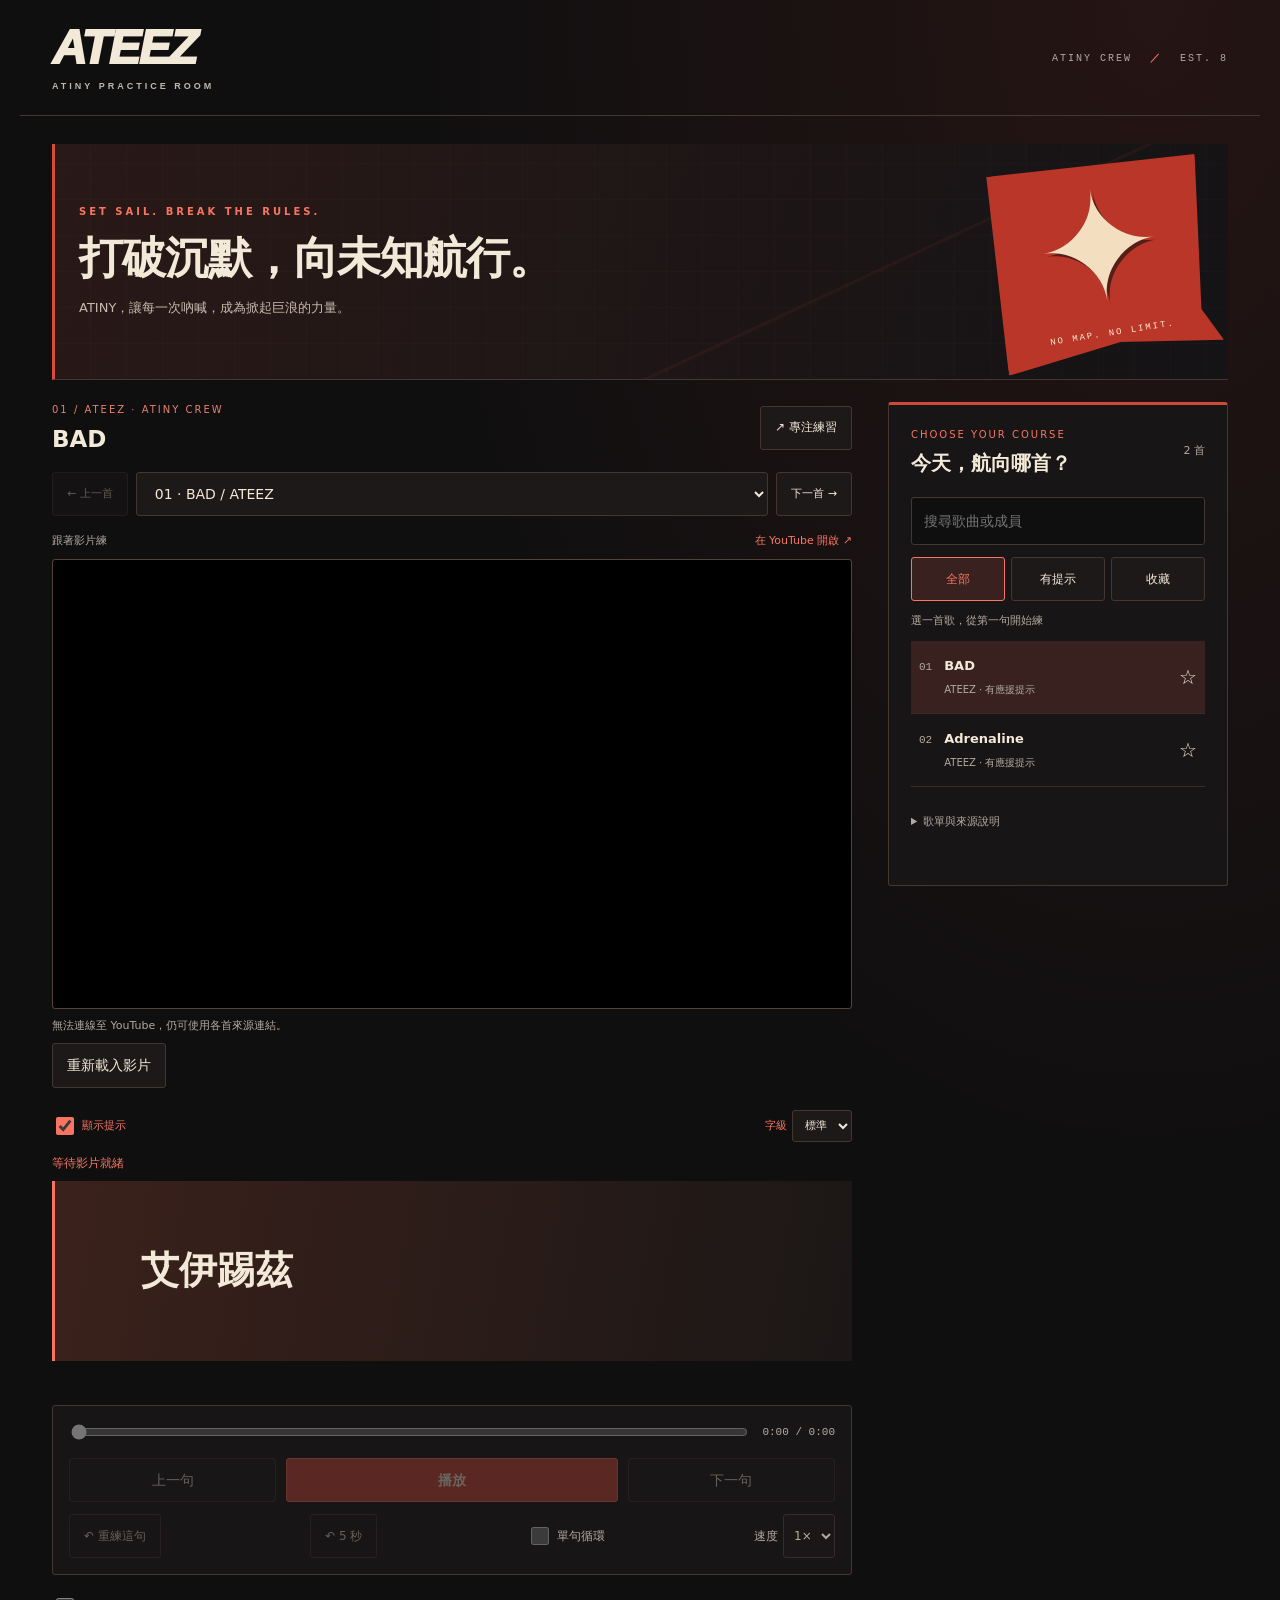
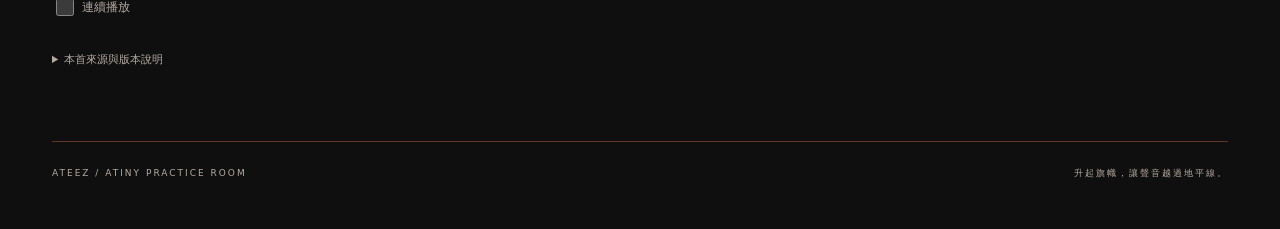
<file: ateez/index.html>
<!doctype html>
<html lang="zh-Hant">
<head>
  <meta charset="utf-8"><meta name="viewport" content="width=device-width,initial-scale=1">
  <meta name="referrer" content="strict-origin-when-cross-origin">
  <title>ATEEZ 應援練習室</title>
  <meta name="description" content="ATINY 一起練應援！收錄 BAD、Adrenaline，搭配繁中空耳大字提示，支援逐句重練、單句循環與速度調整。">
  <link rel="canonical" href="https://allenka.com/ateez/">
  <meta property="og:type" content="website">
  <meta property="og:locale" content="zh_TW">
  <meta property="og:site_name" content="ATEEZ 應援練習室">
  <meta property="og:title" content="ATEEZ 應援練習室">
  <meta property="og:description" content="ATINY 一起練應援！收錄 BAD、Adrenaline，搭配繁中空耳大字提示，支援逐句重練、單句循環與速度調整。">
  <meta property="og:url" content="https://allenka.com/ateez/">
  <meta property="og:image" content="https://allenka.com/ateez/share-cover.png">
  <meta property="og:image:secure_url" content="https://allenka.com/ateez/share-cover.png">
  <meta property="og:image:type" content="image/png">
  <meta property="og:image:width" content="1200">
  <meta property="og:image:height" content="630">
  <meta property="og:image:alt" content="ATEEZ 應援練習室：BAD、Adrenaline，大字應援提示、逐句重練與速度調整">
  <meta name="twitter:card" content="summary_large_image">
  <meta name="twitter:image" content="https://allenka.com/ateez/share-cover.png">
  <meta name="twitter:image:alt" content="ATEEZ 應援練習室：BAD、Adrenaline，大字應援提示、逐句重練與速度調整">
  <meta name="twitter:title" content="ATEEZ 應援練習室">
  <meta name="twitter:description" content="ATINY 一起練應援！收錄 BAD、Adrenaline，搭配繁中空耳大字提示，支援逐句重練、單句循環與速度調整。">
  <link rel="stylesheet" href="practice.css?v=ateez-chant-2">
  <script src="chant.js?v=ateez-chant-2" defer></script>
  <script src="practice.js?v=ateez-chant-1" defer></script>
</head>
<body>
  <header><a class="brand" href="./">ATEEZ<span>ATINY PRACTICE ROOM</span></a><span class="crew-mark">ATINY CREW <b>／</b> EST. 8</span></header>
  <main>
    <section class="hero"><div><p class="eyebrow">SET SAIL. BREAK THE RULES.</p><h1>打破沉默，向未知航行。</h1><p>ATINY，讓每一次吶喊，成為掀起巨浪的力量。</p></div><div class="voyage-art" aria-hidden="true"><div class="compass">✦</div><span>NO MAP. NO LIMIT.</span></div></section>
    <div class="layout">
      <section class="studio" aria-label="應援練習">
        <div class="song-heading"><div><p class="eyebrow" id="songMeta">準備曲目中</p><h2 id="songTitle" tabindex="-1">載入曲目…</h2></div><button id="focusMode" aria-pressed="false">↗ 專注練習</button></div>
        <nav class="song-nav" aria-label="切換曲目"><button id="previous" disabled>← 上一首</button><label for="songSelect" class="sr-only">選擇曲目</label><select id="songSelect" disabled></select><button id="next" disabled>下一首 →</button></nav>
        <div class="video-heading"><span>跟著影片練</span><a id="watchLink" target="_blank" rel="noopener" hidden>在 YouTube 開啟 ↗</a></div>
        <div class="video" id="videoContainer"><div id="player"></div></div><p id="externalNote" hidden></p>
        <p id="status" role="status">正在載入教學影片…</p><button id="retry" hidden>重新載入影片</button>
        <section class="chant-panel" aria-label="應援大字提示">
          <div class="cue-head"><label><input id="chantEnabled" type="checkbox" checked> 顯示提示</label><label>字級 <select id="chantSize"><option value="1">標準</option><option value="1.25">大</option><option value="1.5">特大</option></select></label></div>
          <p id="chantUnavailable" hidden>本首尚未建立逐句應援提示，可先跟著來源影片練習。</p>
          <div id="chantDisplay" class="chant-display" data-mode="waiting"><p id="chantLabel" class="chant-label">正在載入提示…</p><div class="cue"><span id="chantCount" aria-label="進場倒數"></span><p id="chantText"></p></div><p id="chantNext" class="up-next"></p></div>
        </section>
        <fieldset id="transport" class="controls" disabled><legend class="sr-only">播放控制</legend>
          <div class="timeline"><label class="sr-only" for="seek">影片進度</label><input id="seek" type="range" min="0" max="1" value="0" step="0.1"><output id="clock">0:00 / 0:00</output></div>
          <div class="transport"><button id="previousCue" disabled>上一句</button><button id="play" class="primary">播放</button><button id="nextCue" disabled>下一句</button></div>
          <div class="tools"><button id="repeatCue" disabled>↶ 重練這句</button><button id="back">↶ 5 秒</button><label><input id="loopCue" type="checkbox" disabled> 單句循環</label><label>速度 <select id="speed"><option value="1">1×</option></select></label></div>
        </fieldset>
        <div class="continuous-control"><label><input id="continuous" type="checkbox"> 連續播放</label><span id="continuousStatus" role="status"></span></div>
        <details class="source"><summary>本首來源與版本說明</summary><p id="version"></p><p id="chantNote"></p><div id="currentSources"></div></details>
      </section>
      <aside class="catalog" aria-labelledby="catalogTitle"><div class="catalog-heading"><div><p class="eyebrow">CHOOSE YOUR COURSE</p><h2 id="catalogTitle">今天，航向哪首？</h2></div><span id="songCount" role="status"></span></div>
        <input id="search" type="search" placeholder="搜尋歌曲或成員" aria-label="搜尋歌曲或成員">
        <div class="filters" role="group" aria-label="歌單篩選"><button data-filter="all" aria-pressed="true">全部</button><button data-filter="chant" aria-pressed="false">有提示</button><button data-filter="saved" aria-pressed="false">收藏</button></div>
        <p class="list-hint">選一首歌，從第一句開始練</p><div id="songList"></div>
        <details class="catalog-note"><summary>歌單與來源說明</summary><p>這是 ATINY 的非官方應援練習室。歌單、影片與逐句提示將依確認的來源加入，不代表官方演出順序。</p><p>收藏與偏好設定僅儲存在此瀏覽器。</p></details>
      </aside>
    </div><footer>ATEEZ / ATINY PRACTICE ROOM <span>升起旗幟，讓聲音越過地平線。</span></footer>
  </main>
</body>
</html>
</file>
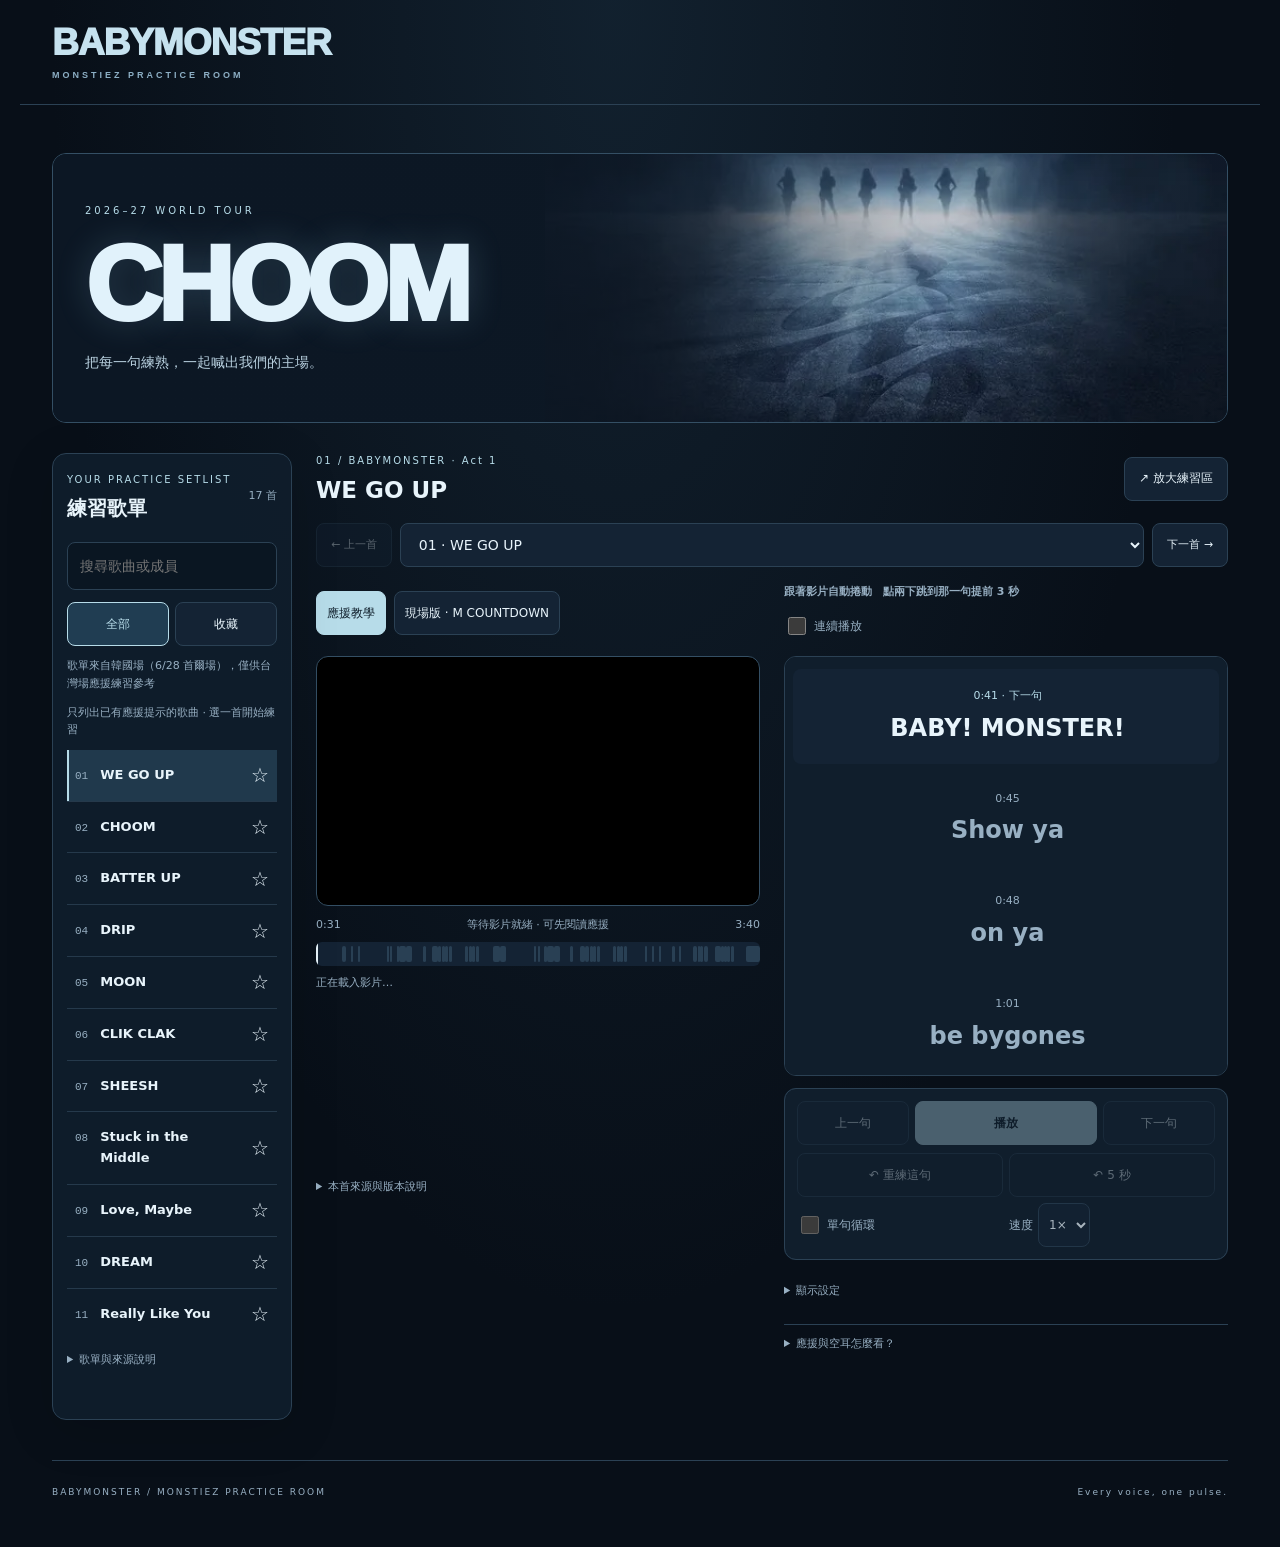
<file: babymonster/index.html>
<!doctype html>
<html lang="zh-Hant">
<head>
  <meta charset="utf-8"><meta name="viewport" content="width=device-width,initial-scale=1">
  <meta name="referrer" content="strict-origin-when-cross-origin">
  <title>BABYMONSTER 應援練習室</title>
  <meta name="description" content="MONSTIEZ 們一起練應援！依 CHOOM 練習歌單整理曲目，支援切歌、調整速度與連續播放，一首一首練起來。">
  <link rel="canonical" href="https://allenka.com/babymonster/">
  <meta property="og:type" content="website">
  <meta property="og:locale" content="zh_TW">
  <meta property="og:site_name" content="BABYMONSTER 應援練習室">
  <meta property="og:title" content="BABYMONSTER 應援練習室">
  <meta property="og:description" content="MONSTIEZ 們一起練應援！依 CHOOM 練習歌單整理曲目，支援切歌、調整速度與連續播放，一首一首練起來。">
  <meta property="og:url" content="https://allenka.com/babymonster/">
  <meta property="og:image" content="https://allenka.com/babymonster/share-cover-wide.png">
  <meta property="og:image:width" content="1732">
  <meta property="og:image:height" content="908">
  <meta property="og:image:type" content="image/png">
  <meta property="og:image:alt" content="深藍冰霧風格的 BABYMONSTER 應援練習室封面">
  <meta name="twitter:card" content="summary_large_image">
  <meta name="twitter:title" content="BABYMONSTER 應援練習室">
  <meta name="twitter:description" content="依 CHOOM 練習歌單整理曲目，支援切歌、調整速度與連續播放，一首一首練起來。">
  <meta name="twitter:image" content="https://allenka.com/babymonster/share-cover-wide.png">
  <meta name="twitter:image:alt" content="深藍冰霧風格的 BABYMONSTER 應援練習室封面">
  <link rel="stylesheet" href="practice.css?v=20261115-original-style-v2">
  <script src="chant.js?v=20261115-layout-v1" defer></script>
  <script src="subtitles.js?v=20261115-layout-v1" defer></script>
  <script src="practice.js?v=20261115-eight-live-v1" defer></script>
<link rel="stylesheet" href="ux.css?v=20261115-deploy-fix-v2">
</head>
<body>
  <header><a class="brand" href="./">BABYMONSTER<span>MONSTIEZ PRACTICE ROOM</span></a></header>
  <main>
<section class="hero"><div><p class="eyebrow">2026–27 WORLD TOUR</p><h1>CHOOM</h1><p>把每一句練熟，一起喊出我們的主場。</p></div><div class="tour-art" aria-hidden="true"></div></section>
    <div class="layout">
      <section id="practice" class="studio" aria-label="應援練習">
        <div class="song-heading"><div><p class="eyebrow" id="songMeta">準備曲目中</p><h2 id="songTitle" tabindex="-1">載入曲目…</h2></div><button id="focusMode" aria-pressed="false">↗ 放大練習區</button></div>
        <nav class="song-nav" aria-label="切換曲目"><button id="previous" disabled>← 上一首</button><label for="songSelect" class="sr-only">選擇曲目</label><select id="songSelect" disabled></select><button id="next" disabled>下一首 →</button></nav>
        <div class="practice-workspace">
        <div id="sourceChoice" class="source-choice" hidden><div id="sourceButtons" class="source-buttons" role="group" aria-label="影片版本"></div></div>
          <div class="ktv-heading"><p class="lyric-legend"><strong>跟著影片自動捲動　點兩下跳到那一句提前 3 秒</strong></p><div class="follow-actions"><div class="continuous-control"><label><input id="continuous" type="checkbox"> 連續播放</label></div></div></div>
        <div class="media-column">
        <div class="video" id="videoContainer"><div id="player"></div><div id="subtitleDisplay" class="subtitle-display" aria-label="應援字幕" hidden><p id="subtitleText"></p></div><button id="exitVideoFullscreen" class="exit-video-fullscreen">離開全螢幕</button></div><p id="externalNote" hidden></p><div class="chant-timeline"><div class="chant-clock"><span id="ktvElapsed">0:00</span><p id="ktvStatus" class="ktv-status">等待影片就緒</p><span id="ktvDuration">0:00</span></div>
          <div id="ktvMarkers" class="ktv-markers" role="group" aria-label="應援位置，點選提前三秒播放"></div>
</div>
        <section id="subtitlePanel" class="subtitle-panel" aria-label="應援字幕" hidden>
          <div class="subtitle-head"><span>白字：歌詞 · <strong class="subtitle-chant">黃字粗體：應援</strong></span><button id="subtitleFullscreen" hidden>全螢幕（含字幕）</button></div>
        </section>
        <p id="status" role="status">正在載入練習歌單…</p><button id="retry" hidden>重新載入影片</button>

        </div>


<div class="practice-extras">
        <details class="source"><summary>本首來源與版本說明</summary><p id="version"></p><p id="chantNote"></p><div id="currentSources"></div></details>
</div>
        <section id="ktvPanel" class="ktv-panel" aria-label="逐句應援練習">


          <p id="chantUnavailable" hidden>本首應援準備中，先跟著影片練習吧</p>
          <div id="ktvList" class="ktv-list" tabindex="0" aria-label="逐句應援清單"></div>
          <p id="continuousStatus" class="continuous-status" role="status"></p>
        <fieldset id="transport" class="controls" disabled><legend class="sr-only">播放控制</legend>
          <div class="timeline" hidden><label class="sr-only" for="seek">影片進度</label><input id="seek" type="range" min="0" max="1" value="0" step="0.1"><output id="clock">0:00 / 0:00</output></div>
          <div class="transport"><button id="previousCue" disabled>上一句</button><button id="play" class="primary">播放</button><button id="nextCue" disabled>下一句</button></div>
          <div class="tools"><button id="repeatCue" disabled>↶ 重練這句</button><button id="back">↶ 5 秒</button><label><input id="loopCue" type="checkbox" disabled> 單句循環</label><label>速度 <select id="speed"><option value="1">1×</option></select></label></div>
        </fieldset>
<details class="room-settings"><summary>顯示設定</summary>
          <div class="chant-settings"><label>顯示 <select id="wordingMode"><option value="both">空耳＋原文</option><option value="phonetic">只看空耳</option><option value="original">只看原文</option></select></label><label>字級 <select id="chantSize"><option value="1">標準</option><option value="1.25">大</option><option value="1.5">特大</option></select></label></div>
</details>
          <details class="reading-help"><summary>應援與空耳怎麼看？</summary><p>這裡只顯示要喊的應援，不是整首歌詞。亮色標示目前句，下一句會顯示倒數。手動捲動停止 3 秒且影片播放中，會恢復自動跟隨。</p><p>空耳仍為初稿，待逐句聽校；收尾注音不另喊一拍。原文與來源保留供核對。</p></details>
        </section></div>
      </section>
      <aside class="catalog" aria-labelledby="catalogTitle"><div class="catalog-heading"><div><p class="eyebrow">YOUR PRACTICE SETLIST</p><h2 id="catalogTitle" tabindex="-1">練習歌單</h2></div><span id="songCount" role="status"></span></div>
        <input id="search" type="search" placeholder="搜尋歌曲或成員" aria-label="搜尋歌曲或成員">
        <div class="filters" role="group" aria-label="歌單篩選"><button data-filter="all" aria-pressed="true">全部</button><button data-filter="saved" aria-pressed="false">收藏</button></div>
        <p class="list-hint">歌單來自韓國場（6/28 首爾場），僅供台灣場應援練習參考</p><p class="list-hint">只列出已有應援提示的歌曲 · 選一首開始練習</p><div id="songList"></div>
        <details class="catalog-note"><summary>歌單與來源說明</summary><p>歌單來自韓國場，僅供台灣場應援練習參考，並非台灣場正式歌單。順序依 <a href="https://www.setlist.fm/setlist/babymonster/2026/jamsil-arena-seoul-south-korea-4376a3d7.html" target="_blank" rel="noopener">6/28 韓國首爾場參考紀錄</a>，組曲分開列出各首歌曲，保留個人舞台、Remix 與安可順序，不含 VCR 與 Ment。應援影片與逐句提示尚待補齊。收錄連結與提示不代表官方應援或已完成版本校對。</p><p>收藏與偏好設定僅儲存在此瀏覽器。</p></details>
      </aside>
    </div><footer>BABYMONSTER / MONSTIEZ PRACTICE ROOM <span>Every voice, one pulse.</span></footer>
  </main>
</body>
</html>
</file>
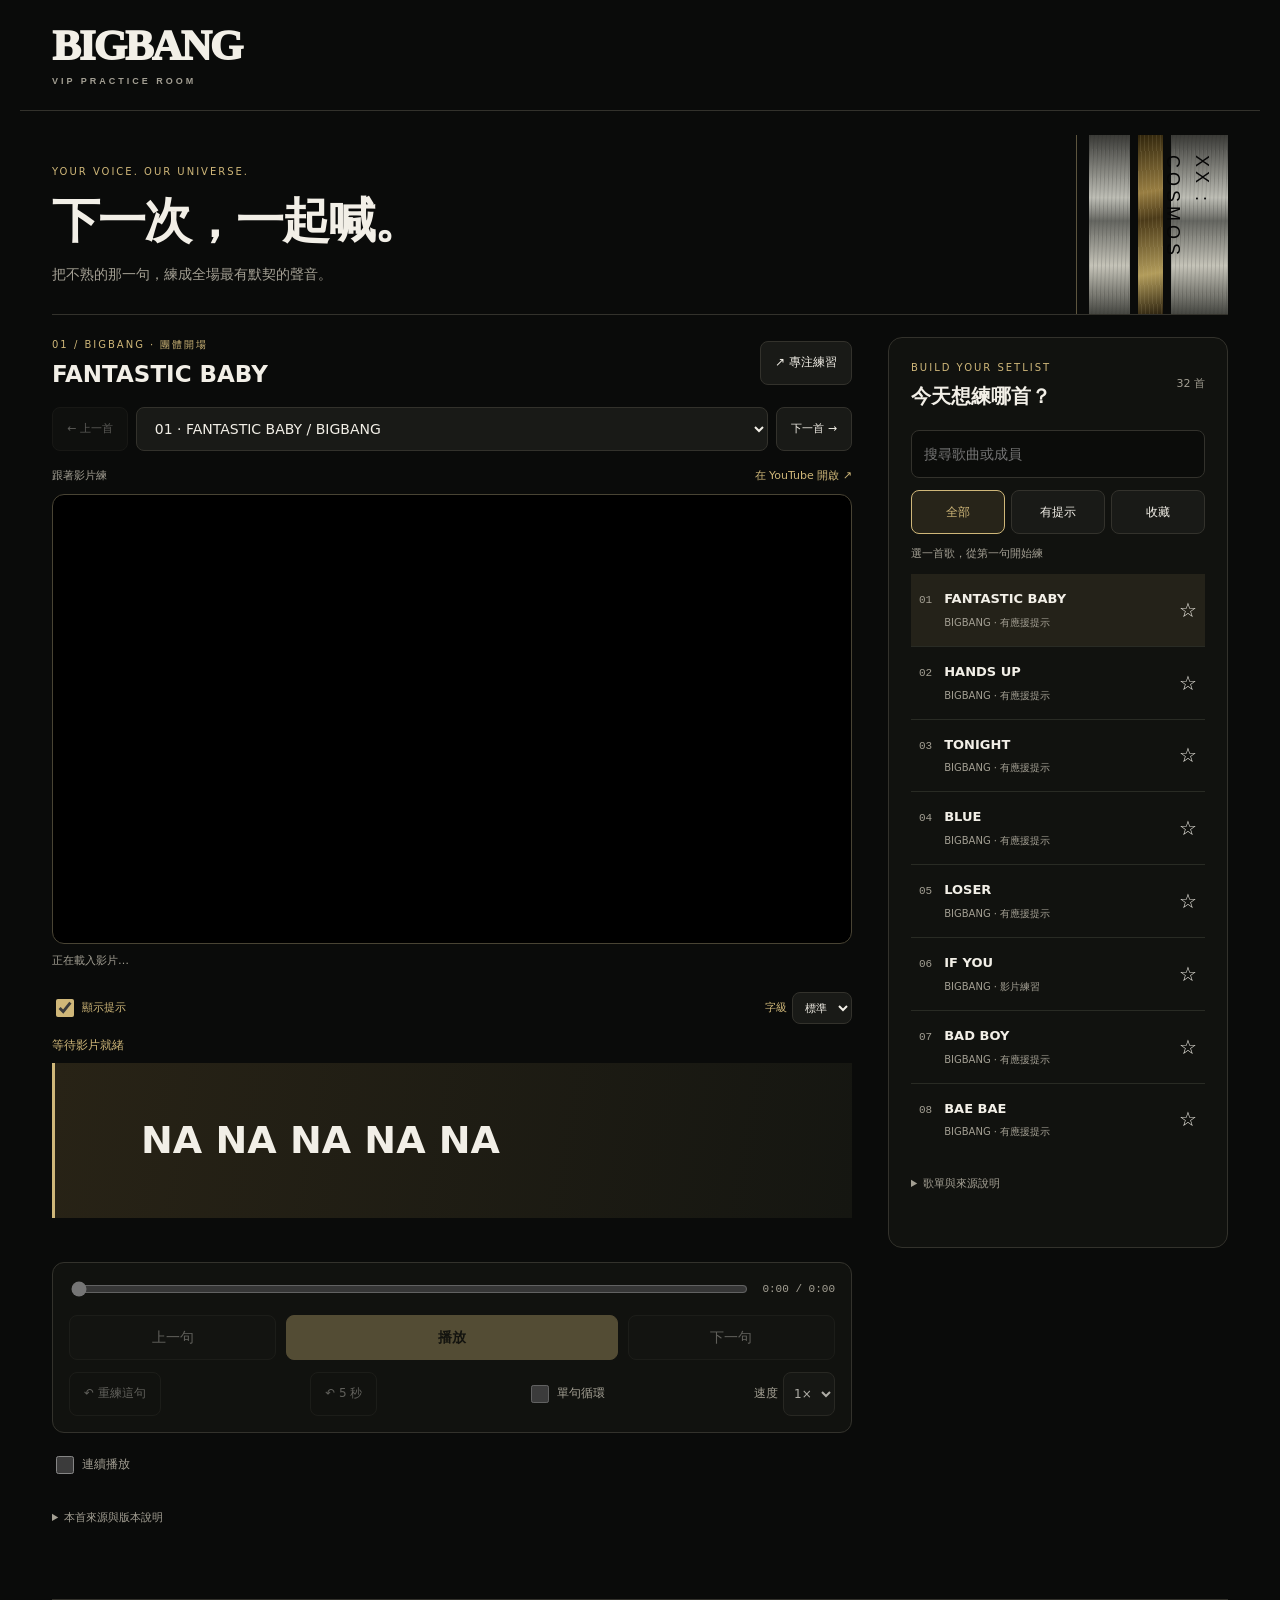
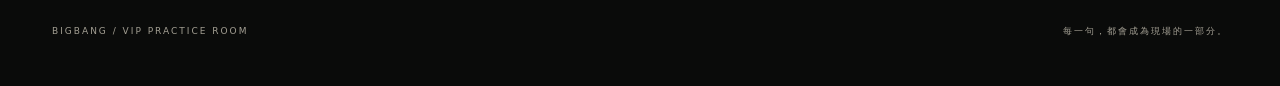
<file: bigbang/index.html>
<!doctype html>
<html lang="zh-Hant">
<head>
  <meta charset="utf-8"><meta name="viewport" content="width=device-width,initial-scale=1">
  <meta name="referrer" content="strict-origin-when-cross-origin">
  <title>BIGBANG 應援練習室</title>
  <meta name="description" content="VIP 們一起練應援！整理 BIGBANG 應援影片，支援切歌、調整速度與連續播放，一首一首練起來。">
  <link rel="canonical" href="https://allenka.com/bigbang/">
  <meta property="og:type" content="website">
  <meta property="og:locale" content="zh_TW">
  <meta property="og:site_name" content="BIGBANG 應援練習室">
  <meta property="og:title" content="BIGBANG 應援練習室">
  <meta property="og:description" content="VIP 們一起練應援！整理 BIGBANG 應援影片，支援切歌、調整速度與連續播放，一首一首練起來。">
  <meta property="og:url" content="https://allenka.com/bigbang/">
  <meta property="og:image" content="https://allenka.com/bigbang/share-cover.png">
  <meta property="og:image:width" content="1730">
  <meta property="og:image:height" content="909">
  <meta property="og:image:type" content="image/png">
  <meta property="og:image:alt" content="黑白金風格的 BIGBANG 應援練習室封面">
  <meta name="twitter:card" content="summary_large_image">
  <meta name="twitter:title" content="BIGBANG 應援練習室">
  <meta name="twitter:description" content="整理 BIGBANG 應援影片，支援切歌、調整速度與連續播放，一首一首練起來。">
  <meta name="twitter:image" content="https://allenka.com/bigbang/share-cover.png">
  <meta name="twitter:image:alt" content="黑白金風格的 BIGBANG 應援練習室封面">
  <link rel="stylesheet" href="practice.css?v=20260929-lies-overlay">
  <script src="chant.js?v=1" defer></script>
  <script src="subtitles.js?v=20260929-lies-overlay" defer></script>
  <script src="practice.js?v=20261003-sober-chant" defer></script>
</head>
<body>
  <header><a class="brand" href="./">BIGBANG<span>VIP PRACTICE ROOM</span></a></header>
  <main>
    <section class="hero"><div><p class="eyebrow">YOUR VOICE. OUR UNIVERSE.</p><h1>下一次，一起喊。</h1><p>把不熟的那一句，練成全場最有默契的聲音。</p></div><div class="tour-art" aria-hidden="true"><span>XX : COSMOS</span><i></i><i></i><i></i></div></section>
    <div class="layout">
      <section class="studio" aria-label="應援練習">
        <div class="song-heading"><div><p class="eyebrow" id="songMeta">準備曲目中</p><h2 id="songTitle" tabindex="-1">載入曲目…</h2></div><button id="focusMode" aria-pressed="false">↗ 專注練習</button></div>
        <nav class="song-nav" aria-label="切換曲目"><button id="previous" disabled>← 上一首</button><label for="songSelect" class="sr-only">選擇曲目</label><select id="songSelect" disabled></select><button id="next" disabled>下一首 →</button></nav>
        <div class="video-heading"><span>跟著影片練</span><a id="watchLink" target="_blank" rel="noopener" hidden>在 YouTube 開啟 ↗</a></div>
        <div class="video" id="videoContainer"><div id="player"></div><div id="subtitleDisplay" class="subtitle-display" aria-label="歌詞字幕" hidden><p id="subtitleText"></p></div><button id="exitVideoFullscreen" class="exit-video-fullscreen">離開全螢幕</button></div><p id="externalNote" hidden></p>
        <section id="subtitlePanel" class="subtitle-panel" aria-label="歌詞字幕" hidden><div class="subtitle-head"><span><strong class="subtitle-chant">黃字：應援</strong></span><button id="subtitleFullscreen" hidden>全螢幕（含字幕）</button></div></section>
        <p id="status" role="status">正在載入教學影片…</p><button id="retry" hidden>重新載入影片</button>
        <section class="chant-panel" aria-label="應援大字提示">
          <div class="cue-head"><label><input id="chantEnabled" type="checkbox" checked> 顯示提示</label><label>字級 <select id="chantSize"><option value="1">標準</option><option value="1.25">大</option><option value="1.5">特大</option></select></label></div>
          <p id="chantUnavailable" hidden>本首尚未建立逐句應援提示，可先跟著來源影片練習。</p>
          <div id="chantDisplay" class="chant-display" data-mode="waiting"><p id="chantLabel" class="chant-label">正在載入提示…</p><div class="cue"><span id="chantCount" aria-label="進場倒數"></span><p id="chantText"></p></div><p id="chantNext" class="up-next"></p></div>
        </section>
        <fieldset id="transport" class="controls" disabled><legend class="sr-only">播放控制</legend>
          <div class="timeline"><label class="sr-only" for="seek">影片進度</label><input id="seek" type="range" min="0" max="1" value="0" step="0.1"><output id="clock">0:00 / 0:00</output></div>
          <div class="transport"><button id="previousCue" disabled>上一句</button><button id="play" class="primary">播放</button><button id="nextCue" disabled>下一句</button></div>
          <div class="tools"><button id="repeatCue" disabled>↶ 重練這句</button><button id="back">↶ 5 秒</button><label><input id="loopCue" type="checkbox" disabled> 單句循環</label><label>速度 <select id="speed"><option value="1">1×</option></select></label></div>
        </fieldset>
        <div class="continuous-control"><label><input id="continuous" type="checkbox"> 連續播放</label><span id="continuousStatus" role="status"></span></div>
        <details class="source"><summary>本首來源與版本說明</summary><p id="version"></p><p id="chantNote"></p><div id="currentSources"></div></details>
      </section>
      <aside class="catalog" aria-labelledby="catalogTitle"><div class="catalog-heading"><div><p class="eyebrow">BUILD YOUR SETLIST</p><h2 id="catalogTitle">今天想練哪首？</h2></div><span id="songCount" role="status"></span></div>
        <input id="search" type="search" placeholder="搜尋歌曲或成員" aria-label="搜尋歌曲或成員">
        <div class="filters" role="group" aria-label="歌單篩選"><button data-filter="all" aria-pressed="true">全部</button><button data-filter="chant" aria-pressed="false">有提示</button><button data-filter="saved" aria-pressed="false">收藏</button></div>
        <p class="list-hint">選一首歌，從第一句開始練</p><div id="songList"></div>
        <details class="catalog-note"><summary>歌單與來源說明</summary><p>順序依 <a href="https://www.setlist.fm/setlist/bigbang/2026/metlife-stadium-east-rutherford-nj-1b7555fc.html" target="_blank" rel="noopener">9/11 MetLife 場觀眾紀錄</a>，不含 VCR 與串場片段。收錄連結與提示不代表官方應援或已完成版本校對。</p><p>收藏與偏好設定僅儲存在此瀏覽器。</p></details>
      </aside>
    </div><footer>BIGBANG / VIP PRACTICE ROOM <span>每一句，都會成為現場的一部分。</span></footer>
  </main>
</body>
</html>
</file>
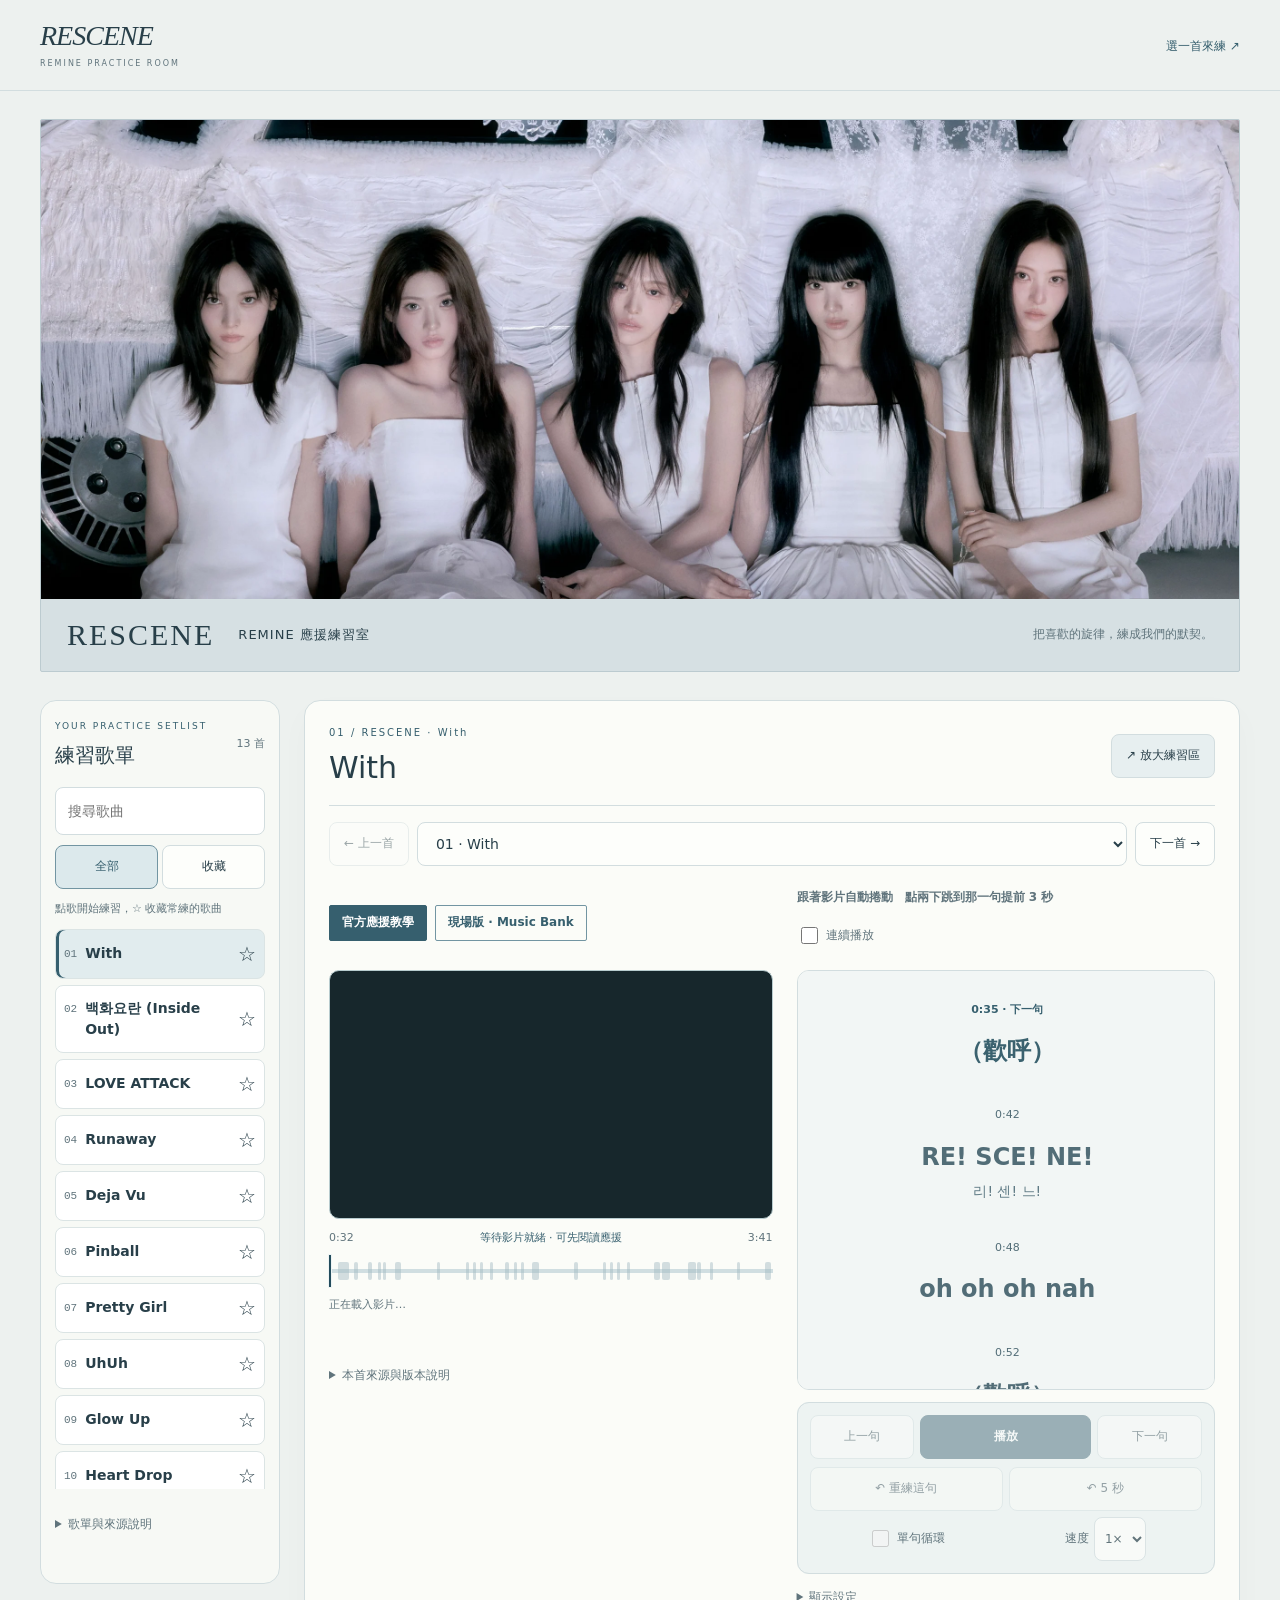
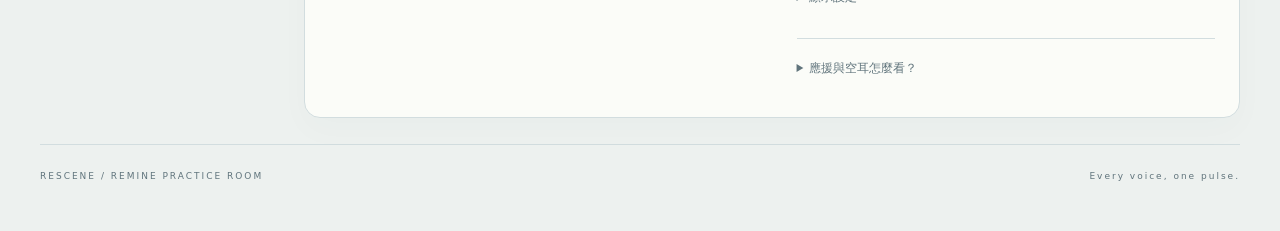
<file: rescene/index.html>
<!doctype html>
<html lang="zh-Hant">
<head>
  <meta charset="utf-8"><meta name="viewport" content="width=device-width,initial-scale=1">
  <meta name="referrer" content="strict-origin-when-cross-origin">
  <title>RESCENE 應援練習室</title>
  <link rel="canonical" href="https://allenka.com/rescene/">
  <meta name="description" content="REMINE 們一起練應援！收藏喜歡的旋律，一起練習 RESCENE 應援，支援切歌、調整速度與連續播放，一首一首練起來。">
  <meta property="og:type" content="website">
  <meta property="og:locale" content="zh_TW">
  <meta property="og:site_name" content="RESCENE 應援練習室">
  <meta property="og:title" content="RESCENE 應援練習室">
  <meta property="og:description" content="REMINE 們一起練應援！收藏喜歡的旋律，一起練習 RESCENE 應援，支援切歌、調整速度與連續播放，一首一首練起來。">
  <meta property="og:url" content="https://allenka.com/rescene/">
  <meta property="og:image" content="https://allenka.com/rescene/pulse-banner.webp">
  <meta property="og:image:type" content="image/webp">
  <meta property="og:image:alt" content="RESCENE Pulse 團體概念照">
  <meta name="twitter:card" content="summary_large_image">
  <meta name="twitter:title" content="RESCENE 應援練習室">
  <meta name="twitter:description" content="收藏喜歡的旋律，一起練習 RESCENE 應援，支援切歌、調整速度與連續播放，一首一首練起來。">
  <meta name="twitter:image" content="https://allenka.com/rescene/pulse-banner.webp">
  <meta name="twitter:image:alt" content="RESCENE Pulse 團體概念照">
  <link rel="stylesheet" href="practice.css?v=20261026-phonetic-v1">
  <script src="chant.js?v=20261026-phonetic-v1" defer></script>
  <script src="subtitles.js?v=20260925-pretty-girl" defer></script>
  <script src="practice.js?v=20261115-smooth-follow-v1" defer></script>
<link rel="stylesheet" href="pulse.css?v=20261115-double-tap-v1"></head>
<body>
  <header><a class="brand" href="./">RESCENE<span>REMINE PRACTICE ROOM</span></a><a class="header-link" href="#catalogTitle">選一首來練 ↗</a></header>
  <main>
<section class="hero pulse-banner" aria-labelledby="heroTitle">
      <figure class="concept"><img src="pulse-banner.webp" width="2640" height="1056" alt="RESCENE 五位成員穿著白色服裝的 Pulse 團體概念照" fetchpriority="high"></figure>
      <div class="hero-copy"><h1 id="heroTitle">RESCENE</h1><p class="hero-subtitle">REMINE 應援練習室</p><p>把喜歡的旋律，練成我們的默契。</p></div>
    </section>
    <div class="layout">
      <section id="practice" class="studio" aria-label="應援練習">
        <div class="song-heading"><div><p class="eyebrow" id="songMeta">準備曲目中</p><h2 id="songTitle" tabindex="-1">載入曲目…</h2></div><button id="focusMode" aria-pressed="false">↗ 放大練習區</button></div>
        <nav class="song-nav" aria-label="切換曲目"><button id="previous" disabled>← 上一首</button><label for="songSelect" class="sr-only">選擇曲目</label><select id="songSelect" disabled></select><button id="next" disabled>下一首 →</button></nav>
        <div class="practice-workspace">
        <div id="sourceChoice" class="source-choice" hidden><div id="sourceButtons" class="source-buttons" role="group" aria-label="影片版本"></div></div>
          <div class="ktv-heading"><p class="lyric-legend"><strong>跟著影片自動捲動　點兩下跳到那一句提前 3 秒</strong></p><div class="follow-actions"><div class="continuous-control"><label><input id="continuous" type="checkbox"> 連續播放</label></div></div></div>
        <div class="media-column">
        <div class="video" id="videoContainer"><div id="player"></div><div id="subtitleDisplay" class="subtitle-display" aria-label="應援字幕" hidden><p id="subtitleText"></p></div><button id="exitVideoFullscreen" class="exit-video-fullscreen">離開全螢幕</button></div><p id="externalNote" hidden></p><div class="chant-timeline"><div class="chant-clock"><span id="ktvElapsed">0:00</span><p id="ktvStatus" class="ktv-status">等待影片就緒</p><span id="ktvDuration">0:00</span></div>
          <div id="ktvMarkers" class="ktv-markers" role="group" aria-label="應援位置，點選提前三秒播放"></div>
</div>
        <section id="subtitlePanel" class="subtitle-panel" aria-label="應援字幕" hidden>
          <div class="subtitle-head"><span>白字：歌詞 · <strong class="subtitle-chant">黃字粗體：應援</strong></span><button id="subtitleFullscreen" hidden>全螢幕（含字幕）</button></div>
        </section>
        <p id="status" role="status">正在載入練習歌單…</p><button id="retry" hidden>重新載入影片</button>

        </div>


<div class="practice-extras">
        <details class="source"><summary>本首來源與版本說明</summary><p id="version"></p><p id="chantNote"></p><div id="currentSources"></div></details>
</div>
        <section id="ktvPanel" class="ktv-panel" aria-label="逐句應援練習">


          <p id="chantUnavailable" hidden>本首應援準備中，先跟著影片練習吧</p>
          <div id="ktvList" class="ktv-list" tabindex="0" aria-label="逐句應援清單"></div>
          <p id="continuousStatus" class="continuous-status" role="status"></p>
        <fieldset id="transport" class="controls" disabled><legend class="sr-only">播放控制</legend>
          <div class="timeline" hidden><label class="sr-only" for="seek">影片進度</label><input id="seek" type="range" min="0" max="1" value="0" step="0.1"><output id="clock">0:00 / 0:00</output></div>
          <div class="transport"><button id="previousCue" disabled>上一句</button><button id="play" class="primary">播放</button><button id="nextCue" disabled>下一句</button></div>
          <div class="tools"><button id="repeatCue" disabled>↶ 重練這句</button><button id="back">↶ 5 秒</button><label><input id="loopCue" type="checkbox" disabled> 單句循環</label><label>速度 <select id="speed"><option value="1">1×</option></select></label></div>
        </fieldset>
<details class="room-settings"><summary>顯示設定</summary>
          <div class="chant-settings"><label>顯示 <select id="wordingMode"><option value="both">空耳＋原文</option><option value="phonetic">只看空耳</option><option value="original">只看原文</option></select></label><label>字級 <select id="chantSize"><option value="1">標準</option><option value="1.25">大</option><option value="1.5">特大</option></select></label></div>
</details>
          <details class="reading-help"><summary>應援與空耳怎麼看？</summary><p>這裡只顯示要喊的應援，不是整首歌詞。深色是目前句，淺色是下一句。手動捲動停止 3 秒且影片播放中，會恢復自動跟隨。</p><p>空耳仍為初稿，待逐句聽校；收尾注音不另喊一拍。原文與來源保留供核對。</p></details>
        </section></div>
      </section>
      <aside class="catalog" aria-labelledby="catalogTitle"><div class="catalog-heading"><div><p class="eyebrow">YOUR PRACTICE SETLIST</p><h2 id="catalogTitle" tabindex="-1">練習歌單</h2></div><span id="songCount" role="status"></span></div>
        <input id="search" type="search" placeholder="搜尋歌曲" aria-label="搜尋歌曲">
        <div class="filters" role="group" aria-label="歌單篩選"><button data-filter="all" aria-pressed="true">全部</button><button data-filter="saved" aria-pressed="false">收藏</button></div>
        <p class="list-hint">點歌開始練習，☆ 收藏常練的歌曲</p><div id="songList"></div>
        <details class="catalog-note"><summary>歌單與來源說明</summary><p>這是 REMINE 的非官方練習室，收錄 13 首應援教學影片供練習，包含 11 首官方教學、ゆっぴー頻道的 YoYo 與농담곰탕탕후루頻道的 Busy Boy 教學，並非演出歌單。提示依來源畫面定位，逐句聽校待完成。</p><p>收藏與偏好僅儲存在此瀏覽器。</p><a href="https://artist.mnetplus.world/main/stg/rescene-official" target="_blank" rel="noopener">RESCENE 官方網站 ↗</a></details>
      </aside>
    </div><footer>RESCENE / REMINE PRACTICE ROOM <span>Every voice, one pulse.</span></footer>
  </main>
</body>
</html>
</file>
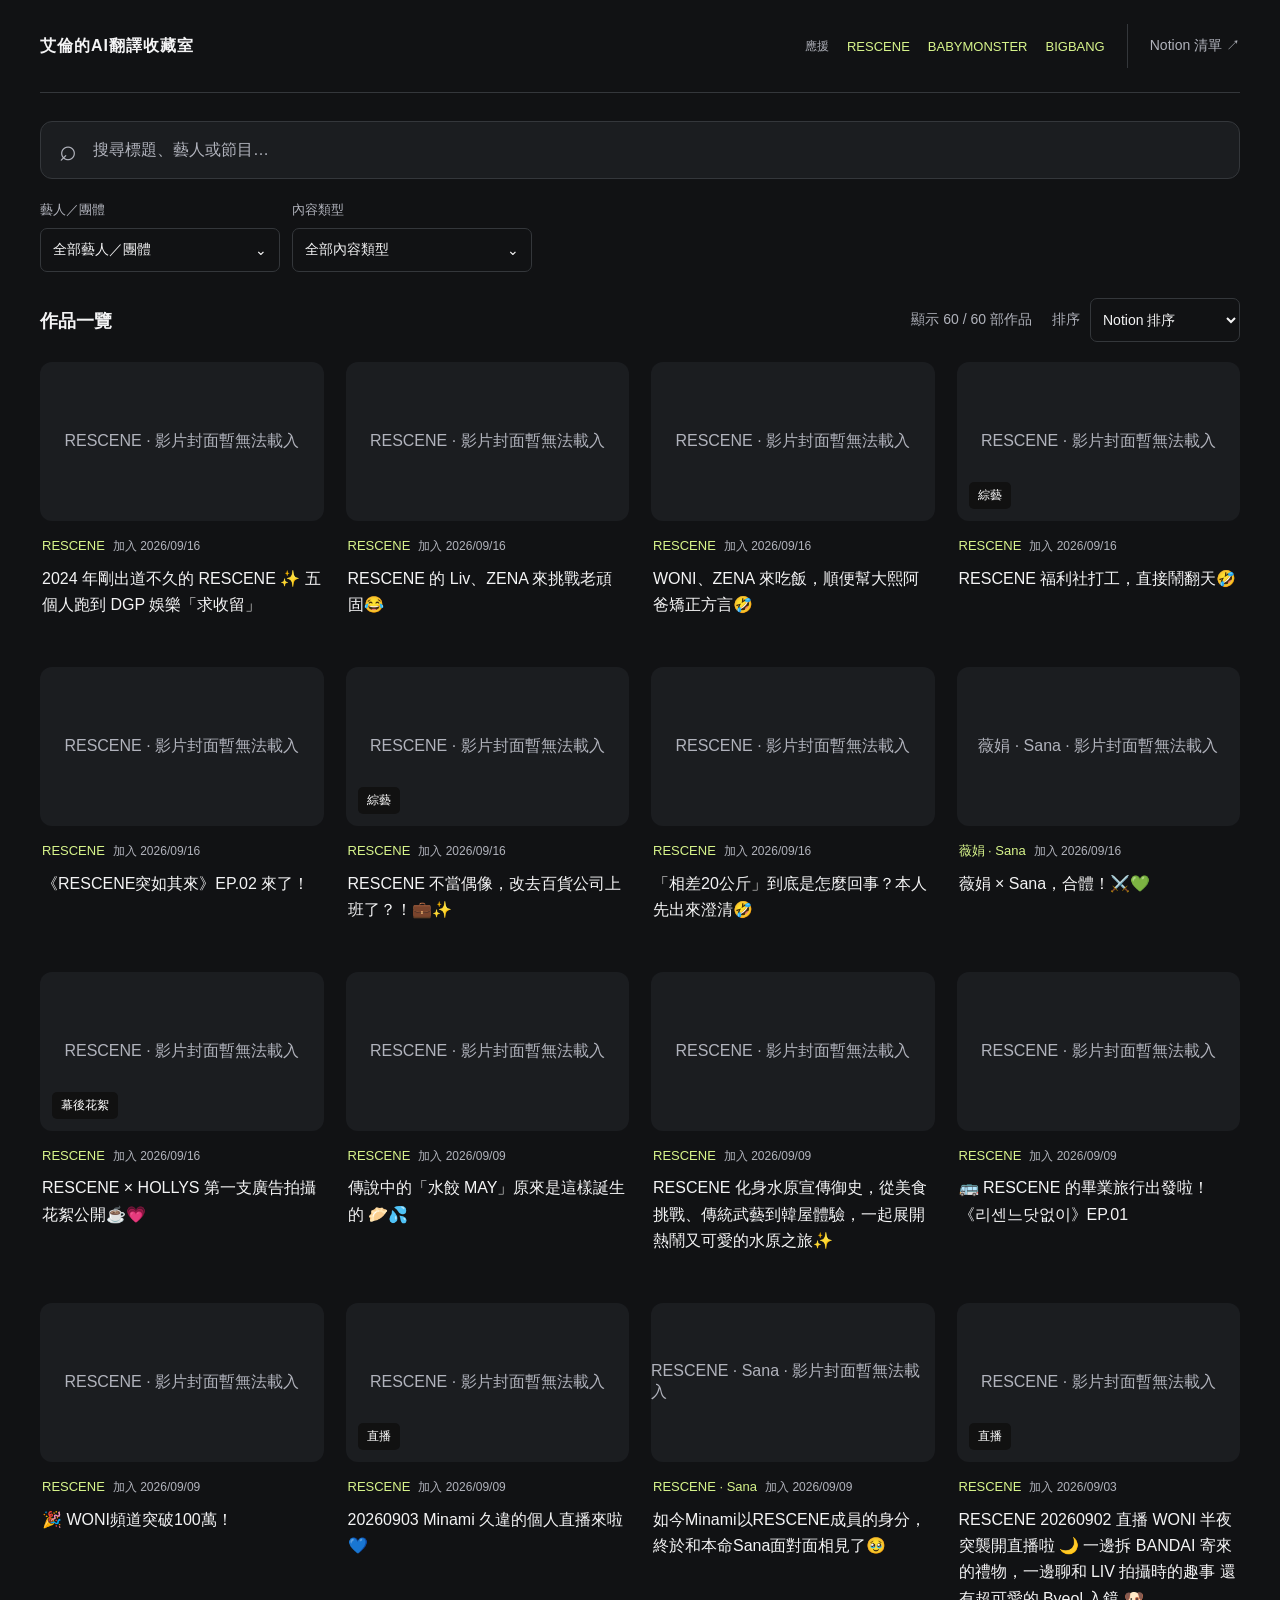
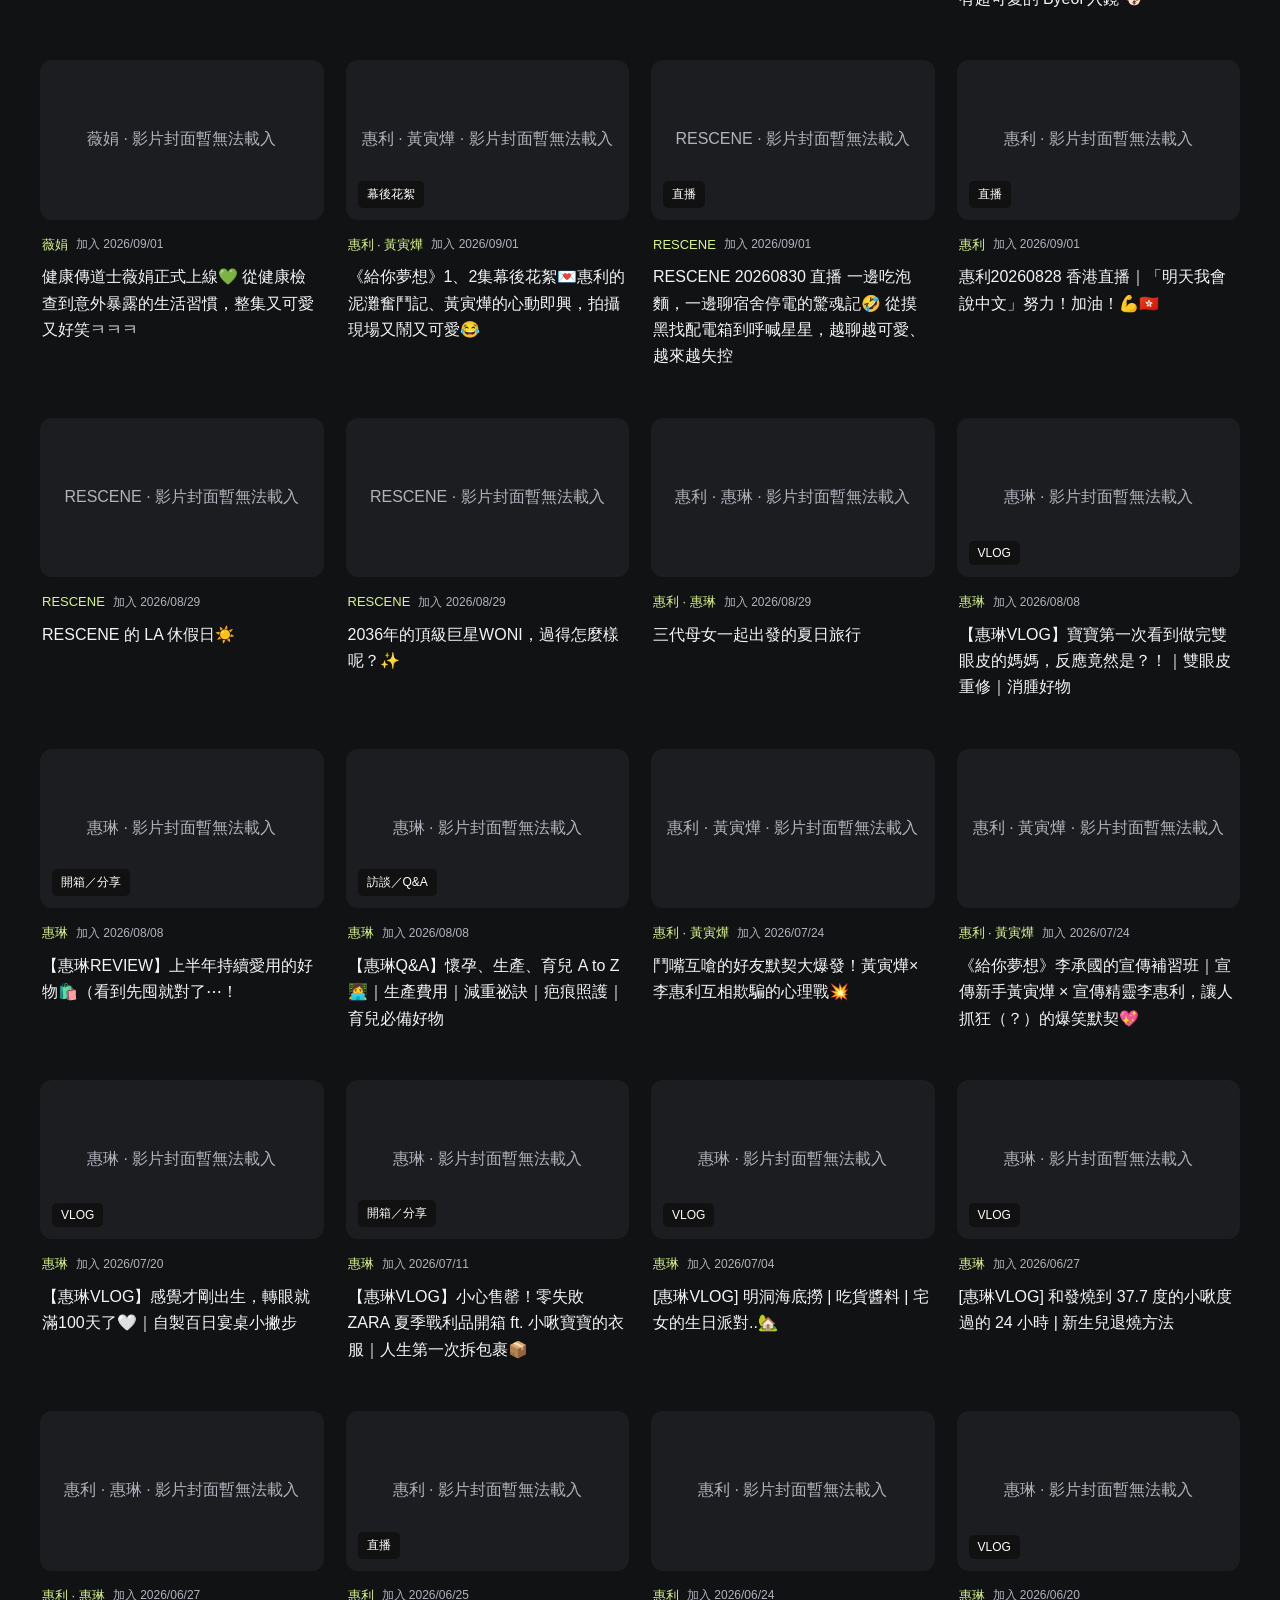
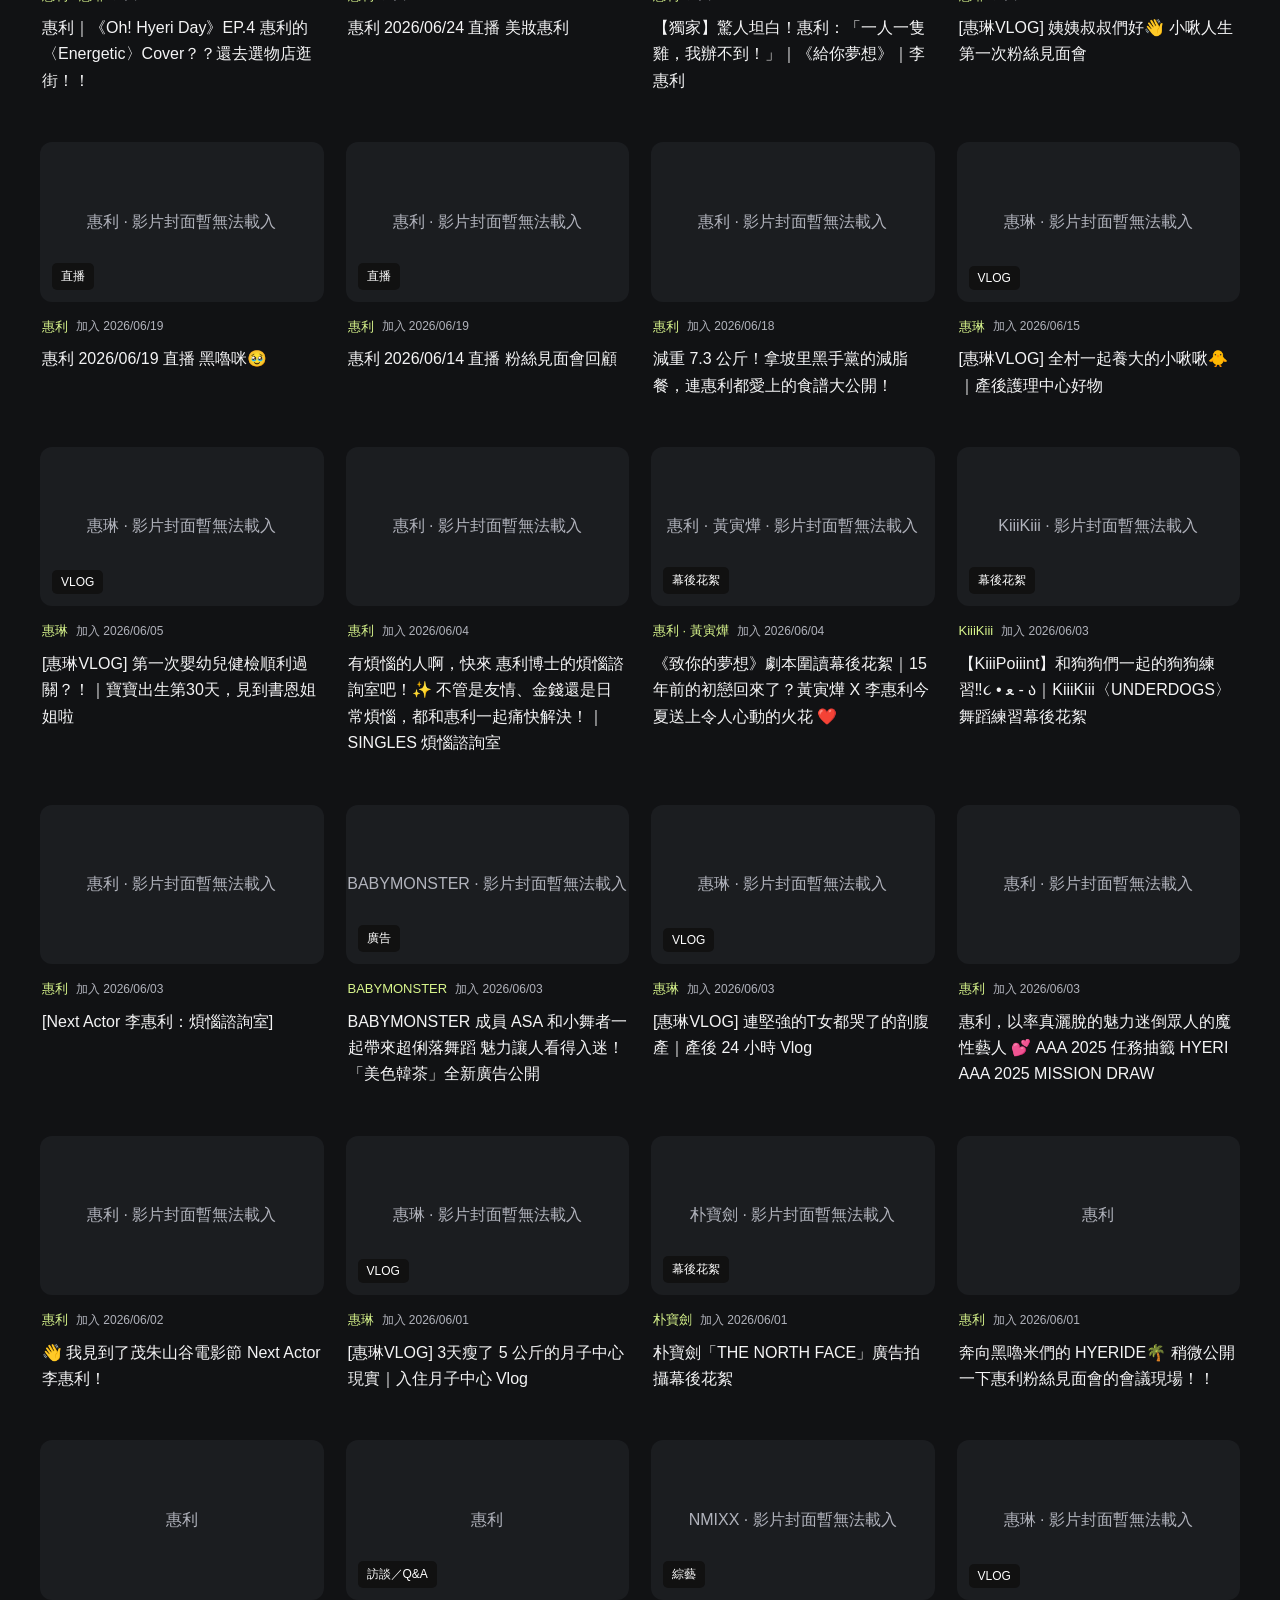
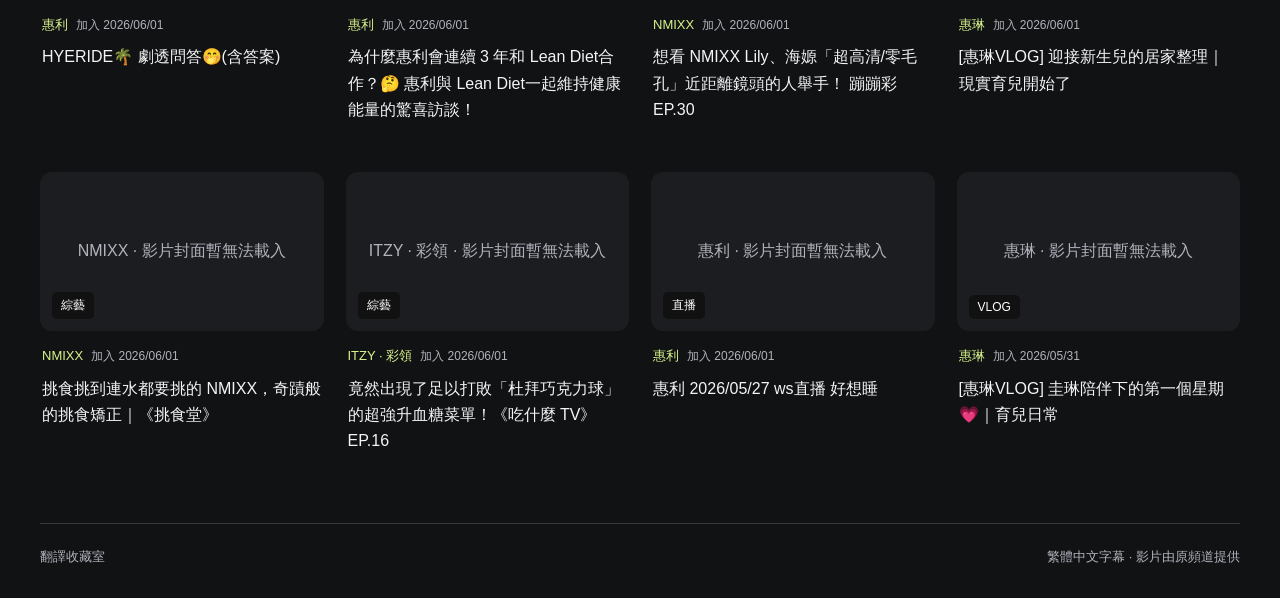
<file: library.html>
<!DOCTYPE html>
<html lang="zh-Hant">
<head>
  <meta charset="UTF-8">
  <meta name="viewport" content="width=device-width, initial-scale=1">
  <meta name="description" content="韓文影片繁體中文翻譯作品目錄，搜尋作品並開啟中文字幕播放器。">
  <meta name="robots" content="noindex">
  <title>翻譯清單｜中文字幕作品</title>
  <link rel="stylesheet" href="library.css">
  <script src="library.js" defer></script>
</head>
<body>
  <a class="skip-link" href="#works">跳到作品清單</a>
  <header class="site-header">
    <a class="brand" href="library.html">艾倫的AI翻譯收藏室</a>
    <nav class="header-links" aria-label="應援專案與清單">
      <div class="support-links" role="group" aria-label="應援專案">
        <span class="support-label">應援</span>
        <a class="support-link" href="https://allenka.com/rescene/" target="_blank" rel="noopener noreferrer" aria-label="RESCENE 應援專案（另開分頁）">RESCENE</a>
        <a class="support-link" href="https://allenka.com/babymonster/" target="_blank" rel="noopener noreferrer" aria-label="BABYMONSTER 應援專案（另開分頁）">BABYMONSTER</a>
        <a class="support-link" href="https://allenka.com/bigbang/" target="_blank" rel="noopener noreferrer" aria-label="BIGBANG 應援專案（另開分頁）">BIGBANG</a>
      </div>
      <a class="notion-link" href="https://allenkaka.notion.site/358f1640416380ce9943cb914b0409f1?v=372f16404163804c947b000c5be27931" target="_blank" rel="noopener noreferrer">Notion 清單 ↗</a>
    </nav>
  </header>
  <main>
    <section class="catalog" aria-label="搜尋與瀏覽作品">
      <form class="search-form" role="search"><label for="search">搜尋作品</label><div class="search-box"><span aria-hidden="true">⌕</span><input id="search" type="search" placeholder="搜尋標題、藝人或節目…" autocomplete="off"><button id="clear" type="button" hidden>清除</button></div></form>
      <div class="catalog-tools">
        <div class="artist-select-label"><span id="artist-label">藝人／團體</span><details id="artist-picker" class="filter-picker"><summary aria-label="選擇藝人／團體"><span id="artist-summary">全部藝人／團體</span><span aria-hidden="true">⌄</span></summary><div class="artist-menu"><button id="artist-all" type="button">清除選擇（顯示全部）</button><div id="artist-filter" role="group" aria-labelledby="artist-label"></div></div></details></div>
        <div class="artist-select-label"><span id="type-label">內容類型</span><details id="type-picker" class="filter-picker"><summary aria-label="選擇內容類型"><span id="type-summary">全部內容類型</span><span aria-hidden="true">⌄</span></summary><div class="artist-menu"><button id="type-all" type="button">清除選擇（顯示全部）</button><div id="type-filters" role="group" aria-labelledby="type-label"></div></div></details></div>
      </div>
      <div class="section-heading"><h2 id="works">作品一覽</h2><div class="results-tools"><p id="count" role="status" aria-live="polite"></p><label class="sort-label" for="sort">排序<select id="sort"><option value="curated">清單順序</option><option value="newest">原片日期：新到舊</option><option value="oldest">原片日期：舊到新</option></select></label></div></div>
      <div id="grid" class="works-grid"></div>
      <div id="empty" class="empty" hidden><h3>沒有找到符合的作品</h3><p>換個關鍵字，或試試其他類型。</p><button id="reset" type="button">顯示全部作品</button></div>
      <noscript><p class="empty">請啟用 JavaScript 以瀏覽作品，或使用上方的 Notion 清單。</p></noscript>
    </section>
  </main>
  <footer><span>翻譯收藏室</span><span>繁體中文字幕 · 影片由原頻道提供</span></footer>
</body>
</html>
</file>
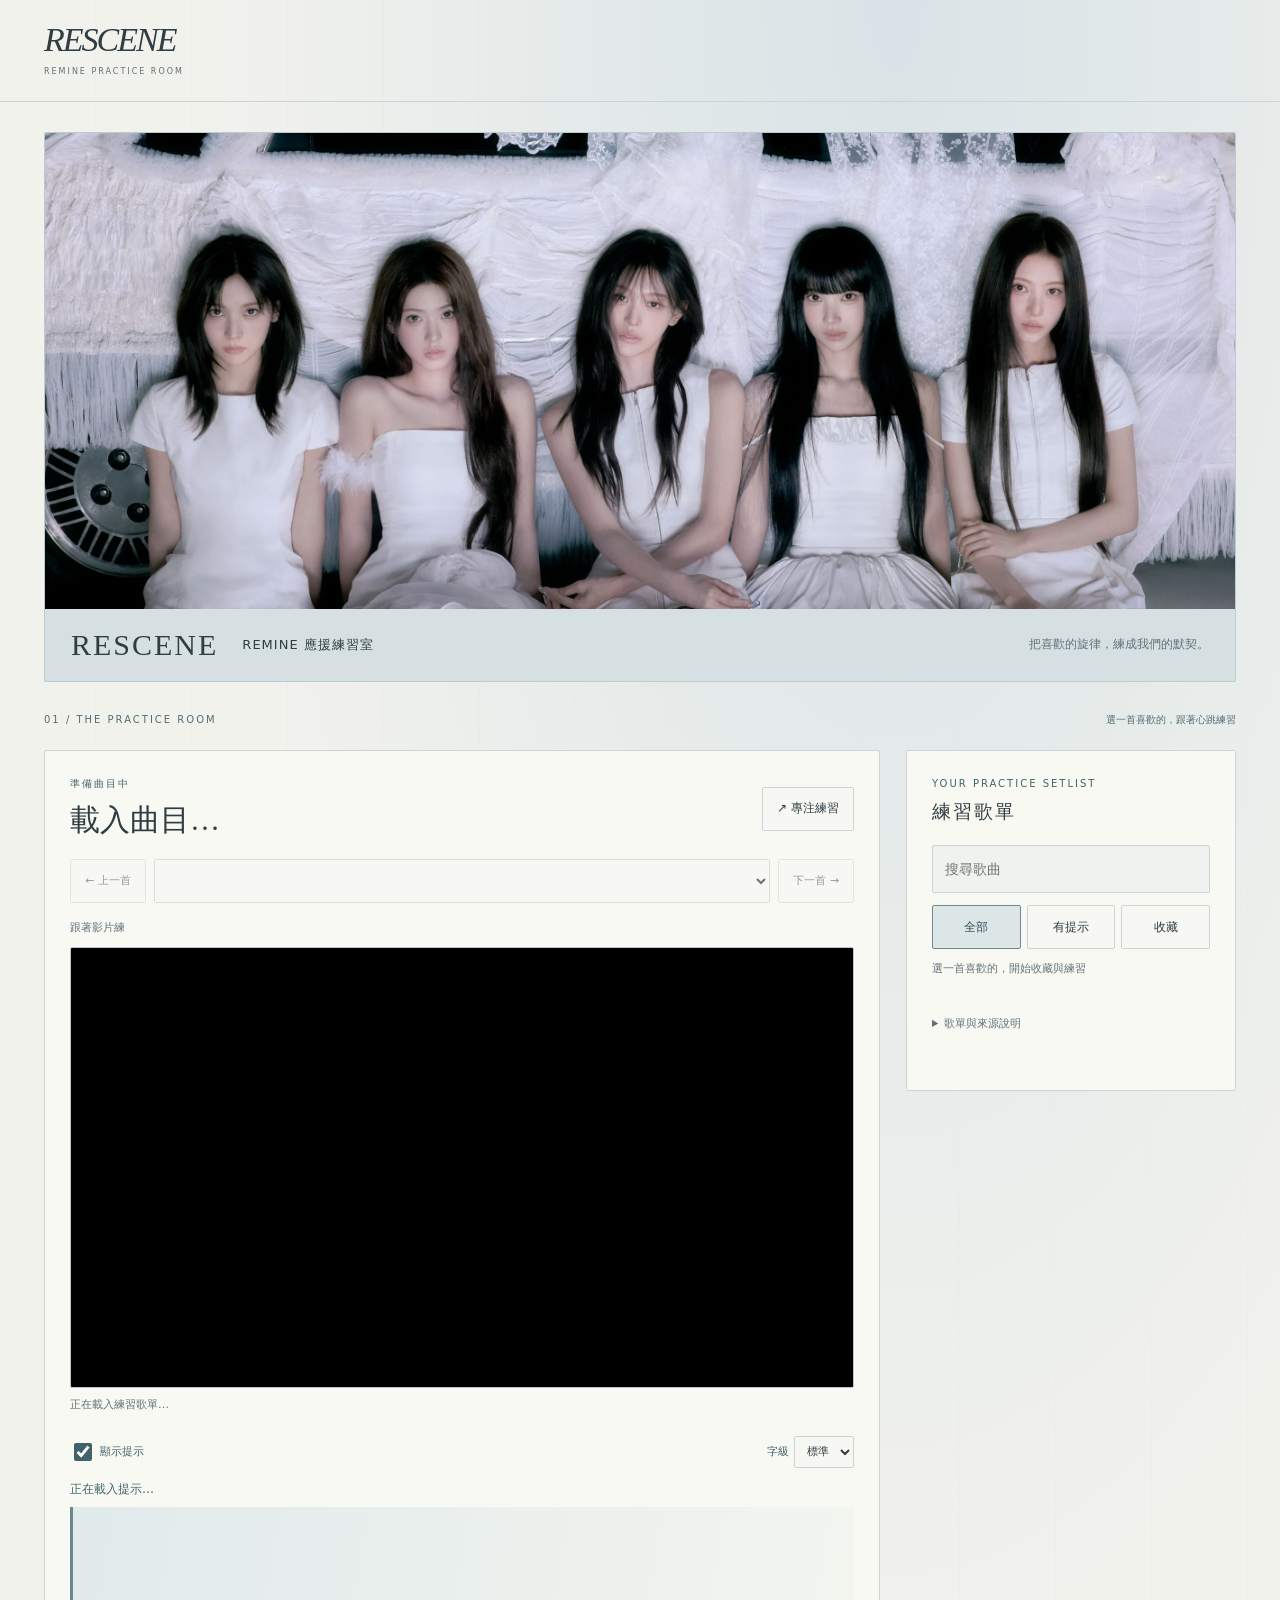
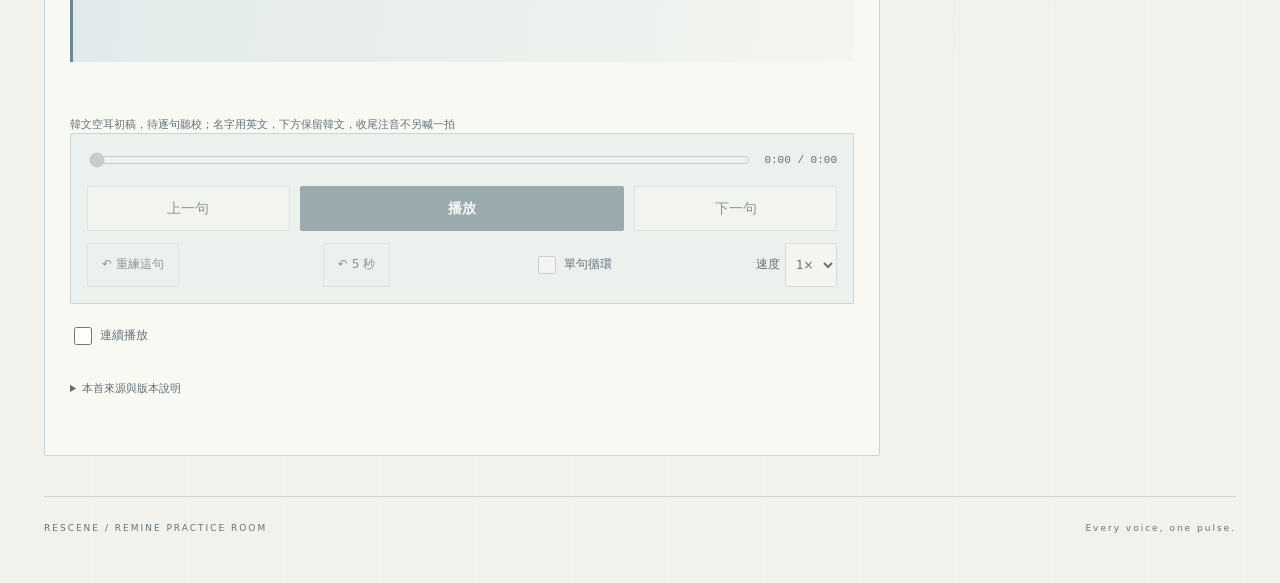
<file: rescene/pulse-demo.html>
<!doctype html>
<html lang="zh-Hant">
<head>
  <meta charset="utf-8"><meta name="viewport" content="width=device-width,initial-scale=1">
  <meta name="referrer" content="strict-origin-when-cross-origin">
  <title>RESCENE · Pulse 應援練習室 DEMO</title>
  <meta name="description" content="REMINE 們一起練應援！收藏喜歡的旋律，一起練習 RESCENE 應援，支援切歌、調整速度與連續播放，一首一首練起來。">
  <meta property="og:type" content="website">
  <meta property="og:locale" content="zh_TW">
  <meta property="og:site_name" content="RESCENE 應援練習室">
  <meta property="og:title" content="RESCENE 應援練習室">
  <meta property="og:description" content="REMINE 們一起練應援！收藏喜歡的旋律，一起練習 RESCENE 應援，支援切歌、調整速度與連續播放，一首一首練起來。">
  <meta property="og:url" content="https://allenka.com/rescene/">
  <meta property="og:image" content="pulse-banner-demo.webp">
  <meta property="og:image:type" content="image/webp">
  <meta property="og:image:alt" content="RESCENE Pulse 團體概念照">
  <meta name="twitter:card" content="summary_large_image">
  <meta name="twitter:title" content="RESCENE 應援練習室">
  <meta name="twitter:description" content="收藏喜歡的旋律，一起練習 RESCENE 應援，支援切歌、調整速度與連續播放，一首一首練起來。">
  <meta name="twitter:image" content="pulse-banner-demo.webp">
  <meta name="twitter:image:alt" content="RESCENE Pulse 團體概念照">
  <link rel="stylesheet" href="practice.css?v=20261026-phonetic-v1">
  <script src="chant.js?v=20261026-phonetic-v1" defer></script>
  <script src="subtitles.js?v=20260925-pretty-girl" defer></script>
  <script src="practice.js?v=20261026-phonetic-v1" defer></script>
<meta name="robots" content="noindex,nofollow"><link rel="stylesheet" href="pulse-demo.css?v=2"></head>
<body>
  <header><a class="brand" href="pulse-demo.html">RESCENE<span>REMINE PRACTICE ROOM</span></a></header>
  <main>
<section class="hero pulse-banner" aria-labelledby="heroTitle">
      <div class="hero-copy"><h1 id="heroTitle">RESCENE</h1><p class="hero-subtitle">REMINE 應援練習室</p><p>把喜歡的旋律，練成我們的默契。</p></div>
      <figure class="concept"><img src="pulse-banner-demo.webp" width="2640" height="1056" alt="RESCENE 五位成員穿著白色服裝的 Pulse 團體概念照" fetchpriority="high"></figure>
    </section><div class="room-label"><span>01 / THE PRACTICE ROOM</span><span>選一首喜歡的，跟著心跳練習</span></div>
    <div class="layout">
      <section id="practice" class="studio" aria-label="應援練習">
        <div class="song-heading"><div><p class="eyebrow" id="songMeta">準備曲目中</p><h2 id="songTitle" tabindex="-1">載入曲目…</h2></div><button id="focusMode" aria-pressed="false">↗ 專注練習</button></div>
        <nav class="song-nav" aria-label="切換曲目"><button id="previous" disabled>← 上一首</button><label for="songSelect" class="sr-only">選擇曲目</label><select id="songSelect" disabled></select><button id="next" disabled>下一首 →</button></nav>
        <div class="video-heading"><span>跟著影片練</span><a id="watchLink" target="_blank" rel="noopener" hidden>在 YouTube 開啟 ↗</a></div>
        <div class="video" id="videoContainer"><div id="player"></div><div id="subtitleDisplay" class="subtitle-display" aria-label="應援字幕" hidden><p id="subtitleText"></p></div><button id="exitVideoFullscreen" class="exit-video-fullscreen">離開全螢幕</button></div><p id="externalNote" hidden></p>
        <section id="subtitlePanel" class="subtitle-panel" aria-label="應援字幕" hidden>
          <div class="subtitle-head"><span>白字：歌詞 · <strong class="subtitle-chant">黃字粗體：應援</strong></span><button id="subtitleFullscreen" hidden>全螢幕（含字幕）</button></div>
        </section>
        <p id="status" role="status">正在載入練習歌單…</p><button id="retry" hidden>重新載入影片</button>
        <section class="chant-panel" aria-label="應援大字提示">
          <div class="cue-head"><label><input id="chantEnabled" type="checkbox" checked> 顯示提示</label><label>字級 <select id="chantSize"><option value="1">標準</option><option value="1.25">大</option><option value="1.5">特大</option></select></label></div>
          <p id="chantUnavailable" hidden>逐句應援提示準備中，可先跟著影片練習。</p>
          <div id="chantDisplay" class="chant-display" data-mode="waiting"><p id="chantLabel" class="chant-label">正在載入提示…</p><div class="cue"><span id="chantCount" aria-label="進場倒數"></span><div class="chant-wording"><p id="chantText"></p><p id="chantOriginal" class="chant-original" hidden></p></div></div><p id="chantNext" class="up-next"></p></div>
          <p class="phonetic-help">韓文空耳初稿，待逐句聽校；名字用英文，下方保留韓文，收尾注音不另喊一拍</p>
        </section>
        <fieldset id="transport" class="controls" disabled><legend class="sr-only">播放控制</legend>
          <div class="timeline"><label class="sr-only" for="seek">影片進度</label><input id="seek" type="range" min="0" max="1" value="0" step="0.1"><output id="clock">0:00 / 0:00</output></div>
          <div class="transport"><button id="previousCue" disabled>上一句</button><button id="play" class="primary">播放</button><button id="nextCue" disabled>下一句</button></div>
          <div class="tools"><button id="repeatCue" disabled>↶ 重練這句</button><button id="back">↶ 5 秒</button><label><input id="loopCue" type="checkbox" disabled> 單句循環</label><label>速度 <select id="speed"><option value="1">1×</option></select></label></div>
        </fieldset>
        <div class="continuous-control"><label><input id="continuous" type="checkbox"> 連續播放</label><span id="continuousStatus" role="status"></span></div>
        <details class="source"><summary>本首來源與版本說明</summary><p id="version"></p><p id="chantNote"></p><div id="currentSources"></div></details>
      </section>
      <aside class="catalog" aria-labelledby="catalogTitle"><div class="catalog-heading"><div><p class="eyebrow">YOUR PRACTICE SETLIST</p><h2 id="catalogTitle">練習歌單</h2></div><span id="songCount" role="status"></span></div>
        <input id="search" type="search" placeholder="搜尋歌曲" aria-label="搜尋歌曲">
        <div class="filters" role="group" aria-label="歌單篩選"><button data-filter="all" aria-pressed="true">全部</button><button data-filter="chant" aria-pressed="false">有提示</button><button data-filter="saved" aria-pressed="false">收藏</button></div>
        <p class="list-hint">選一首喜歡的，開始收藏與練習</p><div id="songList"></div>
        <details class="catalog-note"><summary>歌單與來源說明</summary><p>這是 REMINE 的非官方練習室，收錄 11 首應援教學影片供練習，包含 9 首官方教學、ゆっぴー頻道的 YoYo 與농담곰탕탕후루頻道的 Busy Boy 教學，並非演出歌單。提示依來源畫面定位，逐句聽校待完成。</p><p>收藏與偏好僅儲存在此瀏覽器。</p><a href="https://artist.mnetplus.world/main/stg/rescene-official" target="_blank" rel="noopener">RESCENE 官方網站 ↗</a></details>
      </aside>
    </div><footer>RESCENE / REMINE PRACTICE ROOM <span>Every voice, one pulse.</span></footer>
  </main>
</body>
</html>
</file>
<file: ateez/practice.css>
:root{color-scheme:dark;--gold:#cfb779;--ink:#f2efe7;--muted:#a39f93;--line:#33322c}*{box-sizing:border-box}body{margin:0;background:#0a0b0a;color:var(--ink);font:14px/1.6 system-ui,'Microsoft JhengHei',sans-serif}button,input,select{font:inherit}button,a,input,select{-webkit-tap-highlight-color:transparent}button,select{color:var(--ink);background:#191a17;border:1px solid var(--line);border-radius:8px;padding:10px 14px;cursor:pointer;min-height:44px}button:hover{border-color:var(--gold);background:#28271e}button:disabled{opacity:.35;cursor:default}button:focus-visible,a:focus-visible,input:focus-visible,select:focus-visible{outline:2px solid var(--gold);outline-offset:3px}a{color:var(--gold);text-decoration:none}header,main{max-width:1240px;margin:auto;padding:24px 32px}header{display:flex;justify-content:space-between;align-items:center;border-bottom:1px solid var(--line)}header>a{font-size:29px;color:var(--ink);font-weight:950;letter-spacing:-1.5px}header>a span{display:block;font-size:8px;letter-spacing:3px;font-weight:500}.demo{font-size:11px;color:var(--gold);border:1px solid #51472f;padding:5px 10px;border-radius:20px}.hero{display:flex;align-items:center;justify-content:space-between;padding:20px 0 40px}.eyebrow{font-size:10px;letter-spacing:2px;color:var(--gold);margin:0 0 8px}h1{font-size:clamp(30px,4vw,48px);letter-spacing:-2px;line-height:1.2;margin:12px 0}.hero p:last-child{color:var(--muted);margin-bottom:0}.edition{font:italic 900 70px Georgia;color:var(--gold);line-height:.7;text-align:right}.edition small{font:9px system-ui;letter-spacing:3px}.layout{display:grid;grid-template-columns:minmax(0,1fr) 340px;gap:36px;align-items:start}.studio{min-width:0}.song-heading{display:flex;align-items:center;justify-content:space-between;gap:12px;margin-bottom:18px}h2{font-size:23px;line-height:1.2;margin:0;overflow-wrap:anywhere}.song-heading>div{min-width:0}.song-heading button{font-size:12px;flex-shrink:0}.stage{position:relative;overflow:hidden;min-height:205px;border:1px solid #494434;border-radius:12px;background:radial-gradient(ellipse at 50% 100%,#59472555,transparent 70%),repeating-linear-gradient(115deg,transparent 0 80px,#c4ac7010 81px 82px),#10110f;text-align:center;padding:15px 18px}.stage-top{display:flex;justify-content:space-between;font-size:9px;letter-spacing:2px;color:var(--muted)}.stage-top a{letter-spacing:0;font-size:11px}.stage-art{font:900 77px/1 Impact,Arial,sans-serif;letter-spacing:-7px;color:#d3c9ac;margin:18px 0 10px}.stage-art span{display:block;font:8px/2 system-ui;letter-spacing:5px;margin-top:5px;color:var(--gold)}.stage>p{font-size:10px;color:var(--muted);margin:0}.cue-head{display:flex;justify-content:space-between;align-items:center;margin-top:20px;font-size:11px;color:var(--gold)}.cue-head select{min-height:32px;padding:3px 8px;font-size:11px}.cue{display:flex;gap:20px;align-items:center;min-height:155px;padding:20px 18px;margin-top:10px;border-left:3px solid var(--gold);background:linear-gradient(100deg,#282316,#151611)}#chantCount{width:48px;flex-shrink:0;font-size:42px;font-variant-numeric:tabular-nums;color:var(--gold);text-align:center}#chantText{font-size:calc(clamp(24px,3vw,38px)*var(--scale,1));font-weight:850;line-height:1.3;white-space:pre-line;overflow-wrap:anywhere;margin:0}.cue.active{background:#332b17}.up-next{display:flex;gap:18px;padding:14px 20px;font-size:12px;color:var(--muted)}.up-next span{flex-shrink:0;color:var(--gold)}.up-next p{margin:0;white-space:pre-line}.controls{border:1px solid var(--line);border-radius:12px;padding:16px;background:#11120f}.timeline{display:flex;align-items:center;gap:12px;font:11px monospace;color:var(--muted)}input[type=range]{flex:1;min-width:0;accent-color:var(--gold)}.transport{display:flex;gap:10px;justify-content:center;margin:16px 0 12px}.transport button{flex:1}.transport .primary{flex:1.7;background:var(--gold);color:#17170f;border-color:var(--gold);font-weight:800}.tools{display:flex;justify-content:space-between;align-items:center;gap:8px;font-size:12px;color:var(--muted)}.tools button{font-size:12px;background:transparent}.tools select{font-size:12px;padding:6px}.tools label{white-space:nowrap}input[type=checkbox]{accent-color:var(--gold)}.footnote{font-size:10px;color:var(--muted);margin:16px 0}aside{background:#11120f;border:1px solid var(--line);border-radius:14px;padding:22px;position:sticky;top:20px}.catalog-heading{display:flex;justify-content:space-between;align-items:center}.catalog-heading h2{font-size:20px}#songCount{font-size:11px;color:var(--muted)}#search{width:100%;background:#0b0c0a;border:1px solid var(--line);border-radius:8px;padding:12px;color:var(--ink);margin:22px 0 12px}.filters{display:flex;gap:6px}.filters button{font-size:12px;flex:1;padding:5px}.filters button[aria-pressed=true]{color:var(--gold);border-color:var(--gold);background:#272419}.list-hint{font-size:11px;color:var(--muted)}#songList{max-height:575px;overflow:auto;scrollbar-width:thin}.song{display:flex;align-items:center;border-bottom:1px solid #292b24;gap:8px}.song.selected{background:#242219}.song-pick{display:flex;gap:12px;flex:1;min-width:0;border:0;background:transparent;text-align:left;padding:15px 8px}.song-pick .number{font:11px monospace;color:var(--muted);padding-top:5px}.song-pick strong{display:block;font-size:13px;overflow-wrap:anywhere}.song-pick small{display:block;color:var(--muted);font-size:10px;margin-top:5px}.badge{color:var(--gold)}.save{border:0;background:transparent;font-size:20px;padding:8px}.save[aria-pressed=true]{color:var(--gold)}footer{margin-top:40px;border-top:1px solid var(--line);padding:24px 0;display:flex;justify-content:space-between;font-size:9px;letter-spacing:2px;color:var(--muted)}body.focus .hero,body.focus header,body.focus aside,body.focus footer,body.focus .footnote{display:none}body.focus .layout{display:block;max-width:800px;margin:auto}body.focus .stage{min-height:130px}body.focus .stage-art{font-size:40px;margin:6px}body.focus main{padding-top:18px}[hidden]{display:none!important}@media(max-width:850px){.layout{grid-template-columns:1fr}aside{position:static}#songList{max-height:460px}.edition{font-size:54px}.hero{padding-bottom:28px}}@media(max-width:480px){header,main{padding:18px 16px}.demo{font-size:9px;padding:4px 7px}header>a{font-size:24px}.edition{display:none}.hero p:last-child{font-size:12px}h2{font-size:21px}.song-heading button{padding:8px}.stage{min-height:170px}.stage-art{font-size:55px}.cue{min-height:140px;gap:10px;padding:14px 10px}#chantCount{width:35px;font-size:34px}.tools{flex-wrap:wrap}.tools button{padding:6px 9px}.controls{padding:12px}.transport{gap:6px}.transport button{padding:8px;font-size:12px}footer{display:block}footer span{display:block;margin-top:8px}body.focus .song-heading{margin-bottom:10px}body.focus .cue-head{margin-top:12px}body.focus .cue{min-height:125px}body.focus .up-next{padding:10px}body.focus .stage{min-height:110px}body.focus .stage-art{font-size:30px}}

/* Live player and accessible practice controls. */
.sr-only{position:absolute;width:1px;height:1px;padding:0;margin:-1px;overflow:hidden;clip:rect(0,0,0,0);white-space:nowrap;border:0}
.edition-label{font-size:10px;letter-spacing:2px;color:var(--gold)}
.song-nav{display:flex;gap:8px;margin-bottom:16px}.song-nav select{flex:1;min-width:0}.song-nav button{font-size:11px;flex-shrink:0}
.video-heading{display:flex;justify-content:space-between;gap:12px;font-size:11px;color:var(--muted);margin-bottom:10px}
.video{width:100%;aspect-ratio:16/9;min-height:200px;background:#000;border:1px solid #494434;border-radius:12px;overflow:hidden}.video iframe,.video #player{display:block;width:100%;height:100%;border:0}
#status{font-size:11px;color:var(--muted);min-height:18px;margin:8px 0}#externalNote,#chantUnavailable{padding:18px;border:1px solid var(--line);color:var(--muted);font-size:13px}
.chant-label{color:var(--gold);font-size:12px;margin:10px 0 0}.chant-display .cue{margin-top:8px}.chant-display[data-mode=active] .cue{background:#332b17}.chant-display[data-mode=active] #chantText{color:var(--gold)}#chantCount{display:block;min-height:1em}.up-next{white-space:pre-line;min-height:44px;margin:0}
fieldset{margin:0;min-width:0}output{white-space:nowrap}.continuous-control{display:flex;gap:12px;flex-wrap:wrap;margin:14px 0;font-size:12px;color:var(--muted)}.continuous-control label,.cue-head label,.tools label{display:inline-flex;align-items:center;gap:5px;min-height:36px}.continuous-control input,.cue-head input,.tools input{width:18px;height:18px}
.source,.catalog-note{font-size:11px;color:var(--muted);margin:16px 0}.source summary,.catalog-note summary{cursor:pointer;padding:10px 0;min-height:44px}#currentSources{display:flex;gap:14px;flex-wrap:wrap}.source p{line-height:1.8}
body.focus .song-nav,body.focus .source{display:none}body.focus .video{max-height:30dvh;min-height:200px;width:100%}body.focus .cue{min-height:110px}body.focus .cue-head{margin-top:8px}body.focus .up-next{padding:8px 16px}body.focus .continuous-control{margin:8px 0}
@media(max-width:480px){.edition-label{display:none}.song-nav{flex-wrap:wrap}.song-nav select{order:-1;flex-basis:100%}.song-nav button{flex:1}.video{border-radius:8px}.tools{justify-content:center}.tools label{min-height:44px}body.focus main{padding:12px}body.focus .song-heading h2{font-size:18px}body.focus .cue{min-height:105px}.song-heading{align-items:flex-start}body.focus .controls{padding:10px}body.focus .transport{margin:10px 0}body.focus .video{min-height:200px}}
@media(prefers-reduced-motion:reduce){*{scroll-behavior:auto!important}}

/* Original wordmark and silver/gold strips with the demo introduction. */
header .brand{font-family:Rockwell,"Rockwell Extra Bold",Georgia,serif;font-weight:950;font-size:clamp(26px,4vw,43px);letter-spacing:-2px;color:var(--ink);line-height:1}
header .brand span{display:block;margin:10px 0 0;font-family:Arial,sans-serif;font-size:9px;letter-spacing:3px;font-weight:600;color:var(--muted)}
.hero{position:relative;isolation:isolate;overflow:hidden;min-height:180px;padding:20px 190px 20px 0;margin-bottom:22px;border-bottom:1px solid var(--line)}
.tour-art{position:absolute;inset:0 0 0 auto;width:152px;display:flex;gap:8px;z-index:-1;opacity:.85;overflow:hidden;border-left:1px solid #6c6248;padding-left:12px}
.tour-art span{position:absolute;writing-mode:vertical-rl;right:12px;top:20px;color:#070707;font-family:Impact,Arial,sans-serif;letter-spacing:4px;font-size:18px;z-index:1}
.tour-art i{height:100%;flex:1;background:repeating-linear-gradient(92deg,#ffffff0d 0px,#00000020 1px,transparent 2px,transparent 4px),linear-gradient(180deg,#43433f,#deded4 35%,#767771 48%,#e6e4d7 73%,#51524c)}
.tour-art i:nth-of-type(2){flex:.6;background:repeating-linear-gradient(87deg,transparent 0 3px,#e7d6a520 3px 4px),linear-gradient(170deg,#372a0d,#b2934d 32%,#57431c 47%,#d0b66a 77%,#342811)}
.tour-art i:nth-of-type(3){flex:1.4}
@media(max-width:768px){header .brand{font-size:30px}header .brand span{font-size:8px}.hero{padding:16px 76px 16px 0;min-height:155px;margin-bottom:20px}.tour-art{width:58px;gap:4px;padding-left:6px;opacity:.65}.tour-art span{font-size:11px;right:4px;letter-spacing:2px}}
/* Keep the countdown column reserved, as in BIGBANG, to avoid text shifting. */
.chant-display[data-mode=gap] #chantText{opacity:.6}
.chant-display .cue{min-height:180px}
@media(max-width:480px){#chantText{font-size:calc(clamp(23px,7vw,32px)*var(--scale,1));line-height:1.35}.chant-display .cue{min-height:190px;padding:16px 12px}.chant-display .up-next{padding:12px 4px}#chantCount{width:28px;font-size:28px}}
/* ATEEZ: weathered charts, torn flags and rebellious red. */
:root{--gold:#fa755f;--ink:#f3e9d8;--muted:#b3aaa1;--line:#443632}
body{background:radial-gradient(ellipse at 90% 0,#4f201b55,transparent 45%),#100f10}
header .brand{font-family:Impact,'Arial Black',sans-serif;font-style:italic;font-size:48px;letter-spacing:-2px}header .brand span{font-style:normal;letter-spacing:3px;color:#c2b6aa}
.crew-mark{font:10px monospace;letter-spacing:2px;color:var(--muted)}.crew-mark b{color:var(--gold);padding:0 10px}
.hero{min-height:236px;padding:30px 260px 30px 24px;border-left:3px solid #d84b39;background:repeating-linear-gradient(0deg,transparent 0 35px,#eac8a309 36px),repeating-linear-gradient(90deg,transparent 0 35px,#eac8a309 36px),linear-gradient(110deg,#291917,#141315);margin-top:4px}
.hero:before{content:'';position:absolute;inset:0;background:linear-gradient(155deg,transparent 65%,#ac372622 65.2%,transparent 65.7%);pointer-events:none}
h1{font-size:clamp(28px,3.6vw,44px);letter-spacing:-1px;font-weight:950;max-width:650px}.hero .eyebrow{letter-spacing:3px;font-weight:800}.hero p:last-child{color:#c6b9ad;font-size:13px}
.voyage-art{position:absolute;right:18px;top:16px;width:218px;height:200px;display:grid;place-content:center;text-align:center;transform:rotate(-9deg);background:#b93629;clip-path:polygon(4% 0,100% 5%,92% 82%,100% 99%,53% 92%,0 100%)}
.compass{font:150px/.9 Georgia,serif;color:#f3dfbf;text-shadow:3px 3px #551e19}.voyage-art span{font:9px monospace;letter-spacing:2px;margin-top:12px;color:#ffe7cd}
button,select,#search{border-radius:3px;background:#1d1919}button:hover{background:#39221f}aside,.controls{background:#181516;border-radius:3px}.catalog{border-top:3px solid #cf4937}.video{border-radius:3px;border-color:#54413b}.filters button[aria-pressed=true],.song.selected{background:#38211e}.song{border-color:#392c29}.cue,.chant-display[data-mode=active] .cue{background:linear-gradient(100deg,#3b211b,#1b1716)}.transport .primary{background:#d64b39;border-color:#ef7561;color:#fff4e8}.tools button{background:transparent}#search{background:#100f10}.empty-voyage{display:flex;flex-direction:column;justify-content:center;align-items:center;background:radial-gradient(circle at center,#742e232c,transparent 65%),repeating-linear-gradient(135deg,transparent 0 42px,#b3aaa108 43px 44px),#151214;position:relative;color:var(--muted);text-align:center;padding:24px}.empty-mark{color:#e5644d;font:90px/1 Georgia}.empty-voyage strong{font:700 clamp(16px,2.7vw,27px) monospace;letter-spacing:4px;color:#e8d9c2;margin-top:20px}.empty-voyage p{font-size:12px}.song-heading .eyebrow{color:#e8816d}footer{border-top:1px solid #62352b}
@media(max-width:768px){.hero{padding:24px 100px 24px 18px;min-height:200px}.voyage-art{width:90px;right:3px;top:24px;height:154px;opacity:.85}.compass{font-size:88px}.voyage-art span{font-size:7px;letter-spacing:0}.crew-mark{font-size:8px;letter-spacing:1px}header .brand{font-size:36px}.hero h1{line-height:1.3}.hero p:last-child{line-height:1.8}}@media(max-width:380px){.crew-mark{display:none}.hero{padding-right:72px}.voyage-art{width:66px}.compass{font-size:65px}.voyage-art span{font-size:6px}}
</file>
<file: babymonster/practice.css>
:root{color-scheme:dark;--gold:#b7dce9;--ink:#e8f4fb;--muted:#98b0c3;--line:#2b4154}*{box-sizing:border-box}body{margin:0;background:#080f18;color:var(--ink);font:14px/1.6 system-ui,'Microsoft JhengHei',sans-serif}button,input,select{font:inherit}button,a,input,select{-webkit-tap-highlight-color:transparent}button,select{color:var(--ink);background:#142334;border:1px solid var(--line);border-radius:8px;padding:10px 14px;cursor:pointer;min-height:44px}button:hover{border-color:var(--gold);background:#233d51}button:disabled{opacity:.35;cursor:default}button:focus-visible,a:focus-visible,input:focus-visible,select:focus-visible{outline:2px solid var(--gold);outline-offset:3px}a{color:var(--gold);text-decoration:none}header,main{max-width:1240px;margin:auto;padding:24px 32px}header{display:flex;justify-content:space-between;align-items:center;border-bottom:1px solid var(--line)}header>a{font-size:29px;color:var(--ink);font-weight:950;letter-spacing:-1.5px}header>a span{display:block;font-size:8px;letter-spacing:3px;font-weight:500}.demo{font-size:11px;color:var(--gold);border:1px solid #51472f;padding:5px 10px;border-radius:20px}.hero{display:flex;align-items:center;justify-content:space-between;padding:20px 0 40px}.eyebrow{font-size:10px;letter-spacing:2px;color:var(--gold);margin:0 0 8px}h1{font-size:clamp(30px,4vw,48px);letter-spacing:-2px;line-height:1.2;margin:12px 0}.hero p:last-child{color:var(--muted);margin-bottom:0}.edition{font:italic 900 70px Georgia;color:var(--gold);line-height:.7;text-align:right}.edition small{font:9px system-ui;letter-spacing:3px}.layout{display:grid;grid-template-columns:minmax(0,1fr) 340px;gap:36px;align-items:start}.studio{min-width:0}.song-heading{display:flex;align-items:center;justify-content:space-between;gap:12px;margin-bottom:18px}h2{font-size:23px;line-height:1.2;margin:0;overflow-wrap:anywhere}.song-heading>div{min-width:0}.song-heading button{font-size:12px;flex-shrink:0}.stage{position:relative;overflow:hidden;min-height:205px;border:1px solid #344f64;border-radius:12px;background:radial-gradient(ellipse at 50% 100%,#59472555,transparent 70%),repeating-linear-gradient(115deg,transparent 0 80px,#c4ac7010 81px 82px),#10110f;text-align:center;padding:15px 18px}.stage-top{display:flex;justify-content:space-between;font-size:9px;letter-spacing:2px;color:var(--muted)}.stage-top a{letter-spacing:0;font-size:11px}.stage-art{font:900 77px/1 Impact,Arial,sans-serif;letter-spacing:-7px;color:#d3c9ac;margin:18px 0 10px}.stage-art span{display:block;font:8px/2 system-ui;letter-spacing:5px;margin-top:5px;color:var(--gold)}.stage>p{font-size:10px;color:var(--muted);margin:0}.cue-head{display:flex;justify-content:space-between;align-items:center;margin-top:20px;font-size:11px;color:var(--gold)}.cue-head select{min-height:32px;padding:3px 8px;font-size:11px}.cue{display:flex;gap:20px;align-items:center;min-height:155px;padding:20px 18px;margin-top:10px;border-left:3px solid var(--gold);background:linear-gradient(100deg,#1e3e53,#101d2b)}#chantCount{width:48px;flex-shrink:0;font-size:42px;font-variant-numeric:tabular-nums;color:var(--gold);text-align:center}#chantText{font-size:calc(clamp(24px,3vw,38px)*var(--scale,1));font-weight:850;line-height:1.3;white-space:pre-line;overflow-wrap:anywhere;margin:0}.cue.active{background:#25465e}.up-next{display:flex;gap:18px;padding:14px 20px;font-size:12px;color:var(--muted)}.up-next span{flex-shrink:0;color:var(--gold)}.up-next p{margin:0;white-space:pre-line}.controls{border:1px solid var(--line);border-radius:12px;padding:16px;background:#101e2c}.timeline{display:flex;align-items:center;gap:12px;font:11px monospace;color:var(--muted)}input[type=range]{flex:1;min-width:0;accent-color:var(--gold)}.transport{display:flex;gap:10px;justify-content:center;margin:16px 0 12px}.transport button{flex:1}.transport .primary{flex:1.7;background:var(--gold);color:#0c1b27;border-color:var(--gold);font-weight:800}.tools{display:flex;justify-content:space-between;align-items:center;gap:8px;font-size:12px;color:var(--muted)}.tools button{font-size:12px;background:transparent}.tools select{font-size:12px;padding:6px}.tools label{white-space:nowrap}input[type=checkbox]{accent-color:var(--gold)}.footnote{font-size:10px;color:var(--muted);margin:16px 0}aside{background:#101e2c;border:1px solid var(--line);border-radius:14px;padding:22px;position:sticky;top:20px}.catalog-heading{display:flex;justify-content:space-between;align-items:center}.catalog-heading h2{font-size:20px}#songCount{font-size:11px;color:var(--muted)}#search{width:100%;background:#0a1622;border:1px solid var(--line);border-radius:8px;padding:12px;color:var(--ink);margin:22px 0 12px}.filters{display:flex;gap:6px}.filters button{font-size:12px;flex:1;padding:5px}.filters button[aria-pressed=true]{color:var(--gold);border-color:var(--gold);background:#203d52}.list-hint{font-size:11px;color:var(--muted)}#songList{max-height:575px;overflow:auto;scrollbar-width:thin}.song{display:flex;align-items:center;border-bottom:1px solid #25394b;gap:8px}.song.selected{background:#20394c}.song-pick{display:flex;gap:12px;flex:1;min-width:0;border:0;background:transparent;text-align:left;padding:15px 8px}.song-pick .number{font:11px monospace;color:var(--muted);padding-top:5px}.song-pick strong{display:block;font-size:13px;overflow-wrap:anywhere}.song-pick small{display:block;color:var(--muted);font-size:10px;margin-top:5px}.badge{color:var(--gold)}.save{border:0;background:transparent;font-size:20px;padding:8px}.save[aria-pressed=true]{color:var(--gold)}footer{margin-top:40px;border-top:1px solid var(--line);padding:24px 0;display:flex;justify-content:space-between;font-size:9px;letter-spacing:2px;color:var(--muted)}body.focus .hero,body.focus header,body.focus aside,body.focus footer,body.focus .footnote{display:none}body.focus .layout{display:block;max-width:800px;margin:auto}body.focus .stage{min-height:130px}body.focus .stage-art{font-size:40px;margin:6px}body.focus main{padding-top:18px}[hidden]{display:none!important}@media(max-width:850px){.layout{grid-template-columns:1fr}aside{position:static}#songList{max-height:460px}.edition{font-size:54px}.hero{padding-bottom:28px}}@media(max-width:480px){header,main{padding:18px 16px}.demo{font-size:9px;padding:4px 7px}header>a{font-size:24px}.edition{display:none}.hero p:last-child{font-size:12px}h2{font-size:21px}.song-heading button{padding:8px}.stage{min-height:170px}.stage-art{font-size:55px}.cue{min-height:140px;gap:10px;padding:14px 10px}#chantCount{width:35px;font-size:34px}.tools{flex-wrap:wrap}.tools button{padding:6px 9px}.controls{padding:12px}.transport{gap:6px}.transport button{padding:8px;font-size:12px}footer{display:block}footer span{display:block;margin-top:8px}body.focus .song-heading{margin-bottom:10px}body.focus .cue-head{margin-top:12px}body.focus .cue{min-height:125px}body.focus .up-next{padding:10px}body.focus .stage{min-height:110px}body.focus .stage-art{font-size:30px}}

/* Live player and accessible practice controls. */
.sr-only{position:absolute;width:1px;height:1px;padding:0;margin:-1px;overflow:hidden;clip:rect(0,0,0,0);white-space:nowrap;border:0}
.edition-label{font-size:10px;letter-spacing:2px;color:var(--gold)}
.song-nav{display:flex;gap:8px;margin-bottom:16px}.song-nav select{flex:1;min-width:0}.song-nav button{font-size:11px;flex-shrink:0}
.video-heading{display:flex;justify-content:space-between;gap:12px;font-size:11px;color:var(--muted);margin-bottom:10px}
.video{width:100%;aspect-ratio:16/9;min-height:200px;background:#000;border:1px solid #344f64;border-radius:12px;overflow:hidden}.video iframe,.video #player{display:block;width:100%;height:100%;border:0}
#status{font-size:11px;color:var(--muted);min-height:18px;margin:8px 0}#externalNote,#chantUnavailable{padding:18px;border:1px solid var(--line);color:var(--muted);font-size:13px}
.chant-label{color:var(--gold);font-size:12px;margin:10px 0 0}.chant-display .cue{margin-top:8px}.chant-display[data-mode=active] .cue{background:#25465e}.chant-display[data-mode=active] #chantText{color:var(--gold)}#chantCount{display:block;min-height:1em}.up-next{white-space:pre-line;min-height:44px;margin:0}
fieldset{margin:0;min-width:0}output{white-space:nowrap}.continuous-control{display:flex;gap:12px;flex-wrap:wrap;margin:14px 0;font-size:12px;color:var(--muted)}.continuous-control label,.cue-head label,.tools label{display:inline-flex;align-items:center;gap:5px;min-height:36px}.continuous-control input,.cue-head input,.tools input{width:18px;height:18px}
.source,.catalog-note{font-size:11px;color:var(--muted);margin:16px 0}.source summary,.catalog-note summary{cursor:pointer;padding:10px 0;min-height:44px}#currentSources{display:flex;gap:14px;flex-wrap:wrap}.source p{line-height:1.8}
body.focus .song-nav,body.focus .source{display:none}body.focus .video{max-height:30dvh;min-height:200px;width:100%}body.focus .cue{min-height:110px}body.focus .cue-head{margin-top:8px}body.focus .up-next{padding:8px 16px}body.focus .continuous-control{margin:8px 0}
@media(max-width:480px){.edition-label{display:none}.song-nav{flex-wrap:wrap}.song-nav select{order:-1;flex-basis:100%}.song-nav button{flex:1}.video{border-radius:8px}.tools{justify-content:center}.tools label{min-height:44px}body.focus main{padding:12px}body.focus .song-heading h2{font-size:18px}body.focus .cue{min-height:105px}.song-heading{align-items:flex-start}body.focus .controls{padding:10px}body.focus .transport{margin:10px 0}body.focus .video{min-height:200px}}
@media(prefers-reduced-motion:reduce){*{scroll-behavior:auto!important}}

/* Clock-driven captions overlay the video without intercepting player controls. */
.video{position:relative}
.subtitle-panel{margin-top:8px;border:1px solid var(--line);border-radius:10px;background:#080f18;overflow:hidden}
.subtitle-head{display:flex;align-items:center;justify-content:space-between;gap:8px;flex-wrap:wrap;padding:8px 12px;color:var(--muted);font-size:11px}
.subtitle-display{position:absolute;z-index:2;left:12px;right:12px;bottom:42px;display:flex;justify-content:center;pointer-events:none}
#subtitleText{margin:0;max-width:100%;padding:6px 10px;border-radius:6px;background:#000b;text-align:center;white-space:pre-wrap;overflow-wrap:anywhere;font-size:calc(clamp(18px,2.2vw,28px)*var(--scale,1));line-height:1.35;color:#fff;text-shadow:0 1px 3px #000}
.subtitle-lyric{color:#fff;font-weight:400}
.subtitle-chant{color:#ffe45c;font-weight:800}
.subtitle-panel[hidden],.subtitle-display[hidden]{display:none}
#videoContainer:fullscreen{width:100%;height:100%;max-height:none;aspect-ratio:auto;border:0;border-radius:0;background:#000}
.exit-video-fullscreen{display:none}
#videoContainer:fullscreen .exit-video-fullscreen{display:block;position:absolute;z-index:3;top:12px;right:12px;background:#000b;color:#fff}
.video:fullscreen .subtitle-display{left:4%;right:4%;bottom:max(48px,6vh)}
.video:fullscreen #subtitleText{font-size:calc(clamp(20px,3vw,48px)*var(--scale,1))}
@media(max-width:480px){.subtitle-display{left:6px;right:6px;bottom:36px}.subtitle-head{gap:2px;padding:4px 10px}#subtitleText{padding:4px 7px}}
/* Original wordmark and silver/gold strips with the demo introduction. */
header .brand{font-family:Rockwell,"Rockwell Extra Bold",Georgia,serif;font-weight:950;font-size:clamp(26px,4vw,43px);letter-spacing:-2px;color:var(--ink);line-height:1}
header .brand span{display:block;margin:10px 0 0;font-family:Arial,sans-serif;font-size:9px;letter-spacing:3px;font-weight:600;color:var(--muted)}
.hero{position:relative;isolation:isolate;overflow:hidden;min-height:180px;padding:20px 190px 20px 0;margin-bottom:22px;border-bottom:1px solid var(--line)}
.tour-art{position:absolute;inset:0 0 0 auto;width:152px;display:flex;gap:8px;z-index:-1;opacity:.85;overflow:hidden;border-left:1px solid #6c6248;padding-left:12px}
.tour-art span{position:absolute;writing-mode:vertical-rl;right:12px;top:20px;color:#070707;font-family:Impact,Arial,sans-serif;letter-spacing:4px;font-size:18px;z-index:1}
.tour-art i{height:100%;flex:1;background:repeating-linear-gradient(92deg,#ffffff0d 0px,#00000020 1px,transparent 2px,transparent 4px),linear-gradient(180deg,#43433f,#deded4 35%,#767771 48%,#e6e4d7 73%,#51524c)}
.tour-art i:nth-of-type(2){flex:.6;background:repeating-linear-gradient(87deg,transparent 0 3px,#e7d6a520 3px 4px),linear-gradient(170deg,#372a0d,#b2934d 32%,#57431c 47%,#d0b66a 77%,#342811)}
.tour-art i:nth-of-type(3){flex:1.4}
@media(max-width:768px){header .brand{font-size:30px}header .brand span{font-size:8px}.hero{padding:16px 76px 16px 0;min-height:155px;margin-bottom:20px}.tour-art{width:58px;gap:4px;padding-left:6px;opacity:.65}.tour-art span{font-size:11px;right:4px;letter-spacing:2px}}

/* CHOOM tour: midnight blue, cold light and mist from the supplied poster. */
body{background:radial-gradient(ellipse at 48% 0%,#25445b55,transparent 60%),#080f18}
header .brand{font-family:Arial,system-ui,sans-serif;letter-spacing:-1px;font-size:clamp(25px,3vw,37px);font-weight:950;color:#c6e2ef}
header .brand span{letter-spacing:3px;color:#8dafc5}
header .tour-link{font:10px/1.8 system-ui;letter-spacing:2px;text-align:right;color:#c6e2ef}
header .tour-link span{font:10px/1.8 system-ui;letter-spacing:1px;margin:0;color:#8dafc5}
.hero{min-height:270px;padding:32px;margin:24px 0 30px;border:1px solid #344f64;border-radius:14px;background:#0d1925}
.hero>div:first-child{z-index:1}.hero h1{font-family:Arial,system-ui,sans-serif;font-size:clamp(58px,9vw,106px);font-weight:1000;letter-spacing:-5px;line-height:1;margin:12px 0;color:#e1f2fb;text-shadow:0 0 35px #9ddfff30}
.hero .eyebrow{font-size:10px;letter-spacing:3px}.hero p:last-child{color:#b9d1e0}
.tour-art{inset:0;width:100%;border:0;padding:0;opacity:1;z-index:0;background:linear-gradient(90deg,#0c1724 5%,#0c1724e8 35%,#0c172430 75%),url('share-cover.png?v=20260924-asia') 100% 48%/54% auto no-repeat}
aside{background:#101e2ce8;box-shadow:0 12px 50px #0002}.song.selected{box-shadow:inset 2px 0 #b7dce9}.song-pick:hover{background:#1c3345}
#externalNote{min-height:170px;display:grid;place-items:center;text-align:center;border-radius:12px;background:radial-gradient(ellipse at 50% 100%,#7fbad333,transparent 70%),#101e2c;color:#bed6e6;font-size:clamp(20px,3vw,28px);font-weight:700;line-height:1.5}
@media(max-width:600px){header .brand{font-size:25px}header .brand span{font-size:7px;letter-spacing:2px}header .tour-link{font-size:8px;letter-spacing:1px}header .tour-link span{font-size:8px}.hero{padding:24px 20px;min-height:225px}.hero h1{letter-spacing:-3px}.hero .eyebrow{font-size:8px;letter-spacing:1.5px}.hero p:last-child{font-size:11px}.tour-art{width:100%;opacity:1;background:linear-gradient(90deg,#0c1724f2,#0c172455),url('share-cover.png?v=20260924-asia') 100% 46%/70% auto no-repeat}}

/* Frame the Asia and Oceania poster between its title and city list. */
.chant-wording{min-width:0;flex:1}.chant-original{white-space:pre-line;overflow-wrap:anywhere;font-size:calc(clamp(14px,1.5vw,18px)*var(--scale,1));line-height:1.45;color:var(--muted);margin:10px 0 0}.phonetic-help{font-size:11px;line-height:1.6;color:var(--muted);margin:10px 0 0}#chantNote{white-space:pre-line}
.tour-art{background-size:auto,auto 1200px;background-position:center,right 0 top -310px}
/* Keep the same poster crop relative to the mobile banner height. */
@media(max-width:600px){
  .hero{height:225px;min-height:225px}
  .tour-art{background-size:100% 100%,auto 450%;background-position:center,center 34%;background-repeat:no-repeat;pointer-events:none}
}
</file>
<file: babymonster/ux.css>
/* New practice interactions, using the original BABYMONSTER theme. */
.layout{grid-template-columns:240px minmax(0,1fr);gap:24px}
.studio{grid-column:2;grid-row:1}
.catalog{grid-column:1;grid-row:1;padding:18px 14px;min-width:0}
.catalog-heading{gap:8px}#songCount{white-space:nowrap}
.practice-workspace{display:grid;grid-template-columns:minmax(0,1fr) minmax(0,1fr);gap:12px 24px;align-items:start}
.source-choice{grid-column:1;grid-row:1;align-self:center}
.source-buttons{display:flex;flex-wrap:wrap;gap:8px}
.source-buttons button{font-size:12px;padding:6px 10px}
.source-buttons button[aria-pressed=true]{background:var(--gold);color:#0c1b27;border-color:var(--gold)}
.ktv-heading{grid-column:2;grid-row:1;display:flex;flex-wrap:wrap;align-items:center;justify-content:space-between;gap:8px}
.lyric-legend{margin:0;font-size:11px;color:var(--muted)}
.follow-actions{display:flex;align-items:center;flex-wrap:wrap;gap:8px}
.follow-actions .continuous-control{margin:0}
.follow-actions button{font-size:11px;padding:6px 8px}
.media-column{grid-column:1;grid-row:2;min-width:0}
.practice-extras{grid-column:1;grid-row:3;min-width:0}
.ktv-panel{grid-column:2;grid-row:2 / span 2;min-width:0;--scale:1}
.video,body.focus .video{min-height:0;max-height:none;aspect-ratio:16/9}
.ktv-list{position:relative;height:420px;overflow:auto;scrollbar-width:thin;scrollbar-color:var(--line) #101e2c;padding:12px 8px;border:1px solid var(--line);border-radius:12px;background:#101e2c}
.ktv-row{display:block;width:100%;text-align:center;min-height:80px;margin:0 0 8px;padding:18px 12px;border:0;border-left:3px solid transparent;background:transparent}
.ktv-row:disabled{opacity:1;color:var(--muted)}
.ktv-row strong,.ktv-row small{display:block;white-space:pre-line;overflow-wrap:anywhere}
.ktv-row strong{font-size:calc(24px * var(--scale));line-height:1.5;font-weight:850}
.ktv-row small{font-size:calc(14px * var(--scale));line-height:1.5;color:var(--muted);margin-top:8px}
.ktv-time{display:block;font-size:11px;color:var(--muted);margin-bottom:5px}
.ktv-row[data-state=active]{background:#25465e;border-left-color:var(--gold);color:var(--gold)}
.ktv-row[data-state=next]{background:#142334;color:var(--ink)}
.ktv-row[data-state=next] .ktv-time{color:var(--gold)}
.ktv-row[data-state=past]{color:var(--muted)}
.chant-timeline{margin-top:10px}
.chant-clock{display:flex;align-items:center;justify-content:space-between;gap:8px;color:var(--muted);font-size:11px;font-variant-numeric:tabular-nums}
.ktv-status{text-align:center;margin:0}.chant-clock>span{flex-shrink:0}
.ktv-markers{position:relative;height:24px;margin-top:8px;background:#142334;border-radius:6px;overflow:hidden}
.ktv-markers:after{content:'';position:absolute;top:0;bottom:0;left:var(--position,0%);width:2px;background:var(--ink);pointer-events:none}
.ktv-marker{position:absolute;top:4px;height:16px;min-height:0;min-width:2px;padding:0;border:0;border-radius:2px;background:#52778f}
.ktv-marker[data-state=active]{background:var(--gold)}
.ktv-panel>.controls{margin:12px 0;padding:12px}
.ktv-panel .transport{margin:0 0 8px;gap:6px}.ktv-panel .transport button{padding:8px 4px;font-size:12px}
.ktv-panel .tools{display:grid;grid-template-columns:1fr 1fr;gap:6px}
.ktv-panel .tools label{flex-wrap:wrap;white-space:normal}
.continuous-status,.room-settings,.reading-help{font-size:11px;color:var(--muted)}
.continuous-status:empty{display:none}
.room-settings summary,.reading-help summary{min-height:44px;padding:10px 0;cursor:pointer}
.room-settings[open]{padding:0 12px 12px;background:#101e2c;border:1px solid var(--line);border-radius:8px}
.chant-settings{display:flex;flex-wrap:wrap;gap:12px}.chant-settings label{display:flex;align-items:center;gap:6px}
.reading-help{border-top:1px solid var(--line);margin-top:8px}
body.focus .layout{max-width:none}body.focus .ktv-list{height:520px}
@media(max-width:1100px){.layout{grid-template-columns:minmax(0,1fr)}.studio{grid-column:1;grid-row:1}.catalog{grid-column:1;grid-row:2;position:static}#songList{display:grid;grid-template-columns:repeat(2,minmax(0,1fr));gap:6px;max-height:360px}}
@media(max-width:760px){.practice-workspace{display:flex;flex-direction:column;gap:12px}.practice-workspace>*{width:100%}.source-choice{order:0}.media-column{order:1}.ktv-heading{order:2}.ktv-panel{order:3}.practice-extras{order:4}.ktv-list{height:360px}.ktv-row strong{font-size:calc(21px * var(--scale))}body.focus .ktv-list{height:440px}}
@media(max-width:480px){#songList{grid-template-columns:1fr}.ktv-heading{align-items:flex-start}.follow-actions{width:100%;justify-content:space-between}.chant-settings select{max-width:100%}}

/* Keep touch scrolling native; double taps are handled by the cue gesture. */
.ktv-list{touch-action:pan-y pinch-zoom;overscroll-behavior-y:contain}
.ktv-row{touch-action:pan-y pinch-zoom;user-select:none;-webkit-user-select:none}
.ktv-heading{flex-wrap:wrap}.ktv-heading .lyric-legend{flex-basis:100%;white-space:normal}
</file>
<file: bigbang/practice.css>
:root{color-scheme:dark;--gold:#cfb779;--ink:#f2efe7;--muted:#a39f93;--line:#33322c}*{box-sizing:border-box}body{margin:0;background:#0a0b0a;color:var(--ink);font:14px/1.6 system-ui,'Microsoft JhengHei',sans-serif}button,input,select{font:inherit}button,a,input,select{-webkit-tap-highlight-color:transparent}button,select{color:var(--ink);background:#191a17;border:1px solid var(--line);border-radius:8px;padding:10px 14px;cursor:pointer;min-height:44px}button:hover{border-color:var(--gold);background:#28271e}button:disabled{opacity:.35;cursor:default}button:focus-visible,a:focus-visible,input:focus-visible,select:focus-visible{outline:2px solid var(--gold);outline-offset:3px}a{color:var(--gold);text-decoration:none}header,main{max-width:1240px;margin:auto;padding:24px 32px}header{display:flex;justify-content:space-between;align-items:center;border-bottom:1px solid var(--line)}header>a{font-size:29px;color:var(--ink);font-weight:950;letter-spacing:-1.5px}header>a span{display:block;font-size:8px;letter-spacing:3px;font-weight:500}.demo{font-size:11px;color:var(--gold);border:1px solid #51472f;padding:5px 10px;border-radius:20px}.hero{display:flex;align-items:center;justify-content:space-between;padding:20px 0 40px}.eyebrow{font-size:10px;letter-spacing:2px;color:var(--gold);margin:0 0 8px}h1{font-size:clamp(30px,4vw,48px);letter-spacing:-2px;line-height:1.2;margin:12px 0}.hero p:last-child{color:var(--muted);margin-bottom:0}.edition{font:italic 900 70px Georgia;color:var(--gold);line-height:.7;text-align:right}.edition small{font:9px system-ui;letter-spacing:3px}.layout{display:grid;grid-template-columns:minmax(0,1fr) 340px;gap:36px;align-items:start}.studio{min-width:0}.song-heading{display:flex;align-items:center;justify-content:space-between;gap:12px;margin-bottom:18px}h2{font-size:23px;line-height:1.2;margin:0;overflow-wrap:anywhere}.song-heading>div{min-width:0}.song-heading button{font-size:12px;flex-shrink:0}.stage{position:relative;overflow:hidden;min-height:205px;border:1px solid #494434;border-radius:12px;background:radial-gradient(ellipse at 50% 100%,#59472555,transparent 70%),repeating-linear-gradient(115deg,transparent 0 80px,#c4ac7010 81px 82px),#10110f;text-align:center;padding:15px 18px}.stage-top{display:flex;justify-content:space-between;font-size:9px;letter-spacing:2px;color:var(--muted)}.stage-top a{letter-spacing:0;font-size:11px}.stage-art{font:900 77px/1 Impact,Arial,sans-serif;letter-spacing:-7px;color:#d3c9ac;margin:18px 0 10px}.stage-art span{display:block;font:8px/2 system-ui;letter-spacing:5px;margin-top:5px;color:var(--gold)}.stage>p{font-size:10px;color:var(--muted);margin:0}.cue-head{display:flex;justify-content:space-between;align-items:center;margin-top:20px;font-size:11px;color:var(--gold)}.cue-head select{min-height:32px;padding:3px 8px;font-size:11px}.cue{display:flex;gap:20px;align-items:center;min-height:155px;padding:20px 18px;margin-top:10px;border-left:3px solid var(--gold);background:linear-gradient(100deg,#282316,#151611)}#chantCount{width:48px;flex-shrink:0;font-size:42px;font-variant-numeric:tabular-nums;color:var(--gold);text-align:center}#chantText{font-size:calc(clamp(24px,3vw,38px)*var(--scale,1));font-weight:850;line-height:1.3;white-space:pre-line;overflow-wrap:anywhere;margin:0}.cue.active{background:#332b17}.up-next{display:flex;gap:18px;padding:14px 20px;font-size:12px;color:var(--muted)}.up-next span{flex-shrink:0;color:var(--gold)}.up-next p{margin:0;white-space:pre-line}.controls{border:1px solid var(--line);border-radius:12px;padding:16px;background:#11120f}.timeline{display:flex;align-items:center;gap:12px;font:11px monospace;color:var(--muted)}input[type=range]{flex:1;min-width:0;accent-color:var(--gold)}.transport{display:flex;gap:10px;justify-content:center;margin:16px 0 12px}.transport button{flex:1}.transport .primary{flex:1.7;background:var(--gold);color:#17170f;border-color:var(--gold);font-weight:800}.tools{display:flex;justify-content:space-between;align-items:center;gap:8px;font-size:12px;color:var(--muted)}.tools button{font-size:12px;background:transparent}.tools select{font-size:12px;padding:6px}.tools label{white-space:nowrap}input[type=checkbox]{accent-color:var(--gold)}.footnote{font-size:10px;color:var(--muted);margin:16px 0}aside{background:#11120f;border:1px solid var(--line);border-radius:14px;padding:22px;position:sticky;top:20px}.catalog-heading{display:flex;justify-content:space-between;align-items:center}.catalog-heading h2{font-size:20px}#songCount{font-size:11px;color:var(--muted)}#search{width:100%;background:#0b0c0a;border:1px solid var(--line);border-radius:8px;padding:12px;color:var(--ink);margin:22px 0 12px}.filters{display:flex;gap:6px}.filters button{font-size:12px;flex:1;padding:5px}.filters button[aria-pressed=true]{color:var(--gold);border-color:var(--gold);background:#272419}.list-hint{font-size:11px;color:var(--muted)}#songList{max-height:575px;overflow:auto;scrollbar-width:thin}.song{display:flex;align-items:center;border-bottom:1px solid #292b24;gap:8px}.song.selected{background:#242219}.song-pick{display:flex;gap:12px;flex:1;min-width:0;border:0;background:transparent;text-align:left;padding:15px 8px}.song-pick .number{font:11px monospace;color:var(--muted);padding-top:5px}.song-pick strong{display:block;font-size:13px;overflow-wrap:anywhere}.song-pick small{display:block;color:var(--muted);font-size:10px;margin-top:5px}.badge{color:var(--gold)}.save{border:0;background:transparent;font-size:20px;padding:8px}.save[aria-pressed=true]{color:var(--gold)}footer{margin-top:40px;border-top:1px solid var(--line);padding:24px 0;display:flex;justify-content:space-between;font-size:9px;letter-spacing:2px;color:var(--muted)}body.focus .hero,body.focus header,body.focus aside,body.focus footer,body.focus .footnote{display:none}body.focus .layout{display:block;max-width:800px;margin:auto}body.focus .stage{min-height:130px}body.focus .stage-art{font-size:40px;margin:6px}body.focus main{padding-top:18px}[hidden]{display:none!important}@media(max-width:850px){.layout{grid-template-columns:1fr}aside{position:static}#songList{max-height:460px}.edition{font-size:54px}.hero{padding-bottom:28px}}@media(max-width:480px){header,main{padding:18px 16px}.demo{font-size:9px;padding:4px 7px}header>a{font-size:24px}.edition{display:none}.hero p:last-child{font-size:12px}h2{font-size:21px}.song-heading button{padding:8px}.stage{min-height:170px}.stage-art{font-size:55px}.cue{min-height:140px;gap:10px;padding:14px 10px}#chantCount{width:35px;font-size:34px}.tools{flex-wrap:wrap}.tools button{padding:6px 9px}.controls{padding:12px}.transport{gap:6px}.transport button{padding:8px;font-size:12px}footer{display:block}footer span{display:block;margin-top:8px}body.focus .song-heading{margin-bottom:10px}body.focus .cue-head{margin-top:12px}body.focus .cue{min-height:125px}body.focus .up-next{padding:10px}body.focus .stage{min-height:110px}body.focus .stage-art{font-size:30px}}

/* Live player and accessible practice controls. */
.sr-only{position:absolute;width:1px;height:1px;padding:0;margin:-1px;overflow:hidden;clip:rect(0,0,0,0);white-space:nowrap;border:0}
.edition-label{font-size:10px;letter-spacing:2px;color:var(--gold)}
.song-nav{display:flex;gap:8px;margin-bottom:16px}.song-nav select{flex:1;min-width:0}.song-nav button{font-size:11px;flex-shrink:0}
.video-heading{display:flex;justify-content:space-between;gap:12px;font-size:11px;color:var(--muted);margin-bottom:10px}
.video{width:100%;aspect-ratio:16/9;min-height:200px;background:#000;border:1px solid #494434;border-radius:12px;overflow:hidden}.video iframe,.video #player{display:block;width:100%;height:100%;border:0}
#status{font-size:11px;color:var(--muted);min-height:18px;margin:8px 0}#externalNote,#chantUnavailable{padding:18px;border:1px solid var(--line);color:var(--muted);font-size:13px}
.chant-label{color:var(--gold);font-size:12px;margin:10px 0 0}.chant-display .cue{margin-top:8px}.chant-display[data-mode=active] .cue{background:#332b17}.chant-display[data-mode=active] #chantText{color:var(--gold)}#chantCount{display:block;min-height:1em}.up-next{white-space:pre-line;min-height:44px;margin:0}
fieldset{margin:0;min-width:0}output{white-space:nowrap}.continuous-control{display:flex;gap:12px;flex-wrap:wrap;margin:14px 0;font-size:12px;color:var(--muted)}.continuous-control label,.cue-head label,.tools label{display:inline-flex;align-items:center;gap:5px;min-height:36px}.continuous-control input,.cue-head input,.tools input{width:18px;height:18px}
.source,.catalog-note{font-size:11px;color:var(--muted);margin:16px 0}.source summary,.catalog-note summary{cursor:pointer;padding:10px 0;min-height:44px}#currentSources{display:flex;gap:14px;flex-wrap:wrap}.source p{line-height:1.8}
body.focus .song-nav,body.focus .source{display:none}body.focus .video{max-height:30dvh;min-height:200px;width:100%}body.focus .cue{min-height:110px}body.focus .cue-head{margin-top:8px}body.focus .up-next{padding:8px 16px}body.focus .continuous-control{margin:8px 0}
@media(max-width:480px){.edition-label{display:none}.song-nav{flex-wrap:wrap}.song-nav select{order:-1;flex-basis:100%}.song-nav button{flex:1}.video{border-radius:8px}.tools{justify-content:center}.tools label{min-height:44px}body.focus main{padding:12px}body.focus .song-heading h2{font-size:18px}body.focus .cue{min-height:105px}.song-heading{align-items:flex-start}body.focus .controls{padding:10px}body.focus .transport{margin:10px 0}body.focus .video{min-height:200px}}
@media(prefers-reduced-motion:reduce){*{scroll-behavior:auto!important}}

/* Original wordmark and silver/gold strips with the demo introduction. */
header .brand{font-family:Rockwell,"Rockwell Extra Bold",Georgia,serif;font-weight:950;font-size:clamp(26px,4vw,43px);letter-spacing:-2px;color:var(--ink);line-height:1}
header .brand span{display:block;margin:10px 0 0;font-family:Arial,sans-serif;font-size:9px;letter-spacing:3px;font-weight:600;color:var(--muted)}
.hero{position:relative;isolation:isolate;overflow:hidden;min-height:180px;padding:20px 190px 20px 0;margin-bottom:22px;border-bottom:1px solid var(--line)}
.tour-art{position:absolute;inset:0 0 0 auto;width:152px;display:flex;gap:8px;z-index:-1;opacity:.85;overflow:hidden;border-left:1px solid #6c6248;padding-left:12px}
.tour-art span{position:absolute;writing-mode:vertical-rl;right:12px;top:20px;color:#070707;font-family:Impact,Arial,sans-serif;letter-spacing:4px;font-size:18px;z-index:1}
.tour-art i{height:100%;flex:1;background:repeating-linear-gradient(92deg,#ffffff0d 0px,#00000020 1px,transparent 2px,transparent 4px),linear-gradient(180deg,#43433f,#deded4 35%,#767771 48%,#e6e4d7 73%,#51524c)}
.tour-art i:nth-of-type(2){flex:.6;background:repeating-linear-gradient(87deg,transparent 0 3px,#e7d6a520 3px 4px),linear-gradient(170deg,#372a0d,#b2934d 32%,#57431c 47%,#d0b66a 77%,#342811)}
.tour-art i:nth-of-type(3){flex:1.4}
@media(max-width:768px){header .brand{font-size:30px}header .brand span{font-size:8px}.hero{padding:16px 76px 16px 0;min-height:155px;margin-bottom:20px}.tour-art{width:58px;gap:4px;padding-left:6px;opacity:.65}.tour-art span{font-size:11px;right:4px;letter-spacing:2px}}

/* Video-clock lyrics, matching the BABYMONSTER player. */
.video{position:relative}
.subtitle-panel{margin-top:8px;border:1px solid var(--line);border-radius:10px;background:#171710;overflow:hidden}
.subtitle-head{display:flex;align-items:center;justify-content:space-between;gap:8px;flex-wrap:wrap;padding:8px 12px;color:var(--muted);font-size:11px}
.subtitle-display{position:absolute;z-index:2;left:12px;right:12px;bottom:42px;display:flex;justify-content:center;pointer-events:none}
#subtitleText{margin:0;max-width:100%;padding:6px 10px;border-radius:6px;background:#000b;text-align:center;white-space:pre-wrap;overflow-wrap:anywhere;font-size:calc(clamp(18px,2.2vw,28px)*var(--scale,1));line-height:1.35;color:#fff;text-shadow:0 1px 3px #000}
.subtitle-lyric{color:#fff;font-weight:400}
.subtitle-chant{color:#ffe45c;font-weight:800}
.subtitle-panel[hidden],.subtitle-display[hidden]{display:none}
#videoContainer:fullscreen{width:100%;height:100%;max-height:none;aspect-ratio:auto;border:0;border-radius:0;background:#000}
.exit-video-fullscreen{display:none}
#videoContainer:fullscreen .exit-video-fullscreen{display:block;position:absolute;z-index:3;top:12px;right:12px;background:#000b;color:#fff}
.video:fullscreen .subtitle-display{left:4%;right:4%;bottom:max(48px,6vh)}
.video:fullscreen #subtitleText{font-size:calc(clamp(20px,3vw,48px)*var(--scale,1))}
@media(max-width:480px){.subtitle-display{left:6px;right:6px;bottom:36px}.subtitle-head{gap:2px;padding:4px 10px}#subtitleText{padding:4px 7px}}
</file>
<file: rescene/practice.css>
:root{color-scheme:light;--gold:#a33460;--ink:#452735;--muted:#795865;--line:#e7ccd4}*{box-sizing:border-box}body{margin:0;background:#fffaf5;color:var(--ink);font:14px/1.6 system-ui,'Microsoft JhengHei',sans-serif}button,input,select{font:inherit}button,a,input,select{-webkit-tap-highlight-color:transparent}button,select{color:var(--ink);background:#fffdfb;border:1px solid var(--line);border-radius:8px;padding:10px 14px;cursor:pointer;min-height:44px}button:hover{border-color:var(--gold);background:#f9e1e8}button:disabled{opacity:.35;cursor:default}button:focus-visible,a:focus-visible,input:focus-visible,select:focus-visible{outline:2px solid var(--gold);outline-offset:3px}a{color:var(--gold);text-decoration:none}header,main{max-width:1240px;margin:auto;padding:24px 32px}header{display:flex;justify-content:space-between;align-items:center;border-bottom:1px solid var(--line)}header>a{font-size:29px;color:var(--ink);font-weight:950;letter-spacing:-1.5px}header>a span{display:block;font-size:8px;letter-spacing:3px;font-weight:500}.demo{font-size:11px;color:var(--gold);border:1px solid #51472f;padding:5px 10px;border-radius:20px}.hero{display:flex;align-items:center;justify-content:space-between;padding:20px 0 40px}.eyebrow{font-size:10px;letter-spacing:2px;color:var(--gold);margin:0 0 8px}h1{font-size:clamp(30px,4vw,48px);letter-spacing:-2px;line-height:1.2;margin:12px 0}.hero p:last-child{color:var(--muted);margin-bottom:0}.edition{font:italic 900 70px Georgia;color:var(--gold);line-height:.7;text-align:right}.edition small{font:9px system-ui;letter-spacing:3px}.layout{display:grid;grid-template-columns:minmax(0,1fr) 340px;gap:36px;align-items:start}.studio{min-width:0}.song-heading{display:flex;align-items:center;justify-content:space-between;gap:12px;margin-bottom:18px}h2{font-size:23px;line-height:1.2;margin:0;overflow-wrap:anywhere}.song-heading>div{min-width:0}.song-heading button{font-size:12px;flex-shrink:0}.stage{position:relative;overflow:hidden;min-height:205px;border:1px solid #e7ccd4;border-radius:12px;background:radial-gradient(ellipse at 50% 100%,#59472555,transparent 70%),repeating-linear-gradient(115deg,transparent 0 80px,#c4ac7010 81px 82px),#10110f;text-align:center;padding:15px 18px}.stage-top{display:flex;justify-content:space-between;font-size:9px;letter-spacing:2px;color:var(--muted)}.stage-top a{letter-spacing:0;font-size:11px}.stage-art{font:900 77px/1 Impact,Arial,sans-serif;letter-spacing:-7px;color:#d3c9ac;margin:18px 0 10px}.stage-art span{display:block;font:8px/2 system-ui;letter-spacing:5px;margin-top:5px;color:var(--gold)}.stage>p{font-size:10px;color:var(--muted);margin:0}.cue-head{display:flex;justify-content:space-between;align-items:center;margin-top:20px;font-size:11px;color:var(--gold)}.cue-head select{min-height:32px;padding:3px 8px;font-size:11px}.cue{display:flex;gap:20px;align-items:center;min-height:155px;padding:20px 18px;margin-top:10px;border-left:3px solid var(--gold);background:linear-gradient(100deg,#f9e1e8,#fff4f6)}#chantCount{width:48px;flex-shrink:0;font-size:42px;font-variant-numeric:tabular-nums;color:var(--gold);text-align:center}#chantText{font-size:calc(clamp(24px,3vw,38px)*var(--scale,1));font-weight:850;line-height:1.3;white-space:pre-line;overflow-wrap:anywhere;margin:0}.cue.active{background:#f6d2df}.up-next{display:flex;gap:18px;padding:14px 20px;font-size:12px;color:var(--muted)}.up-next span{flex-shrink:0;color:var(--gold)}.up-next p{margin:0;white-space:pre-line}.controls{border:1px solid var(--line);border-radius:12px;padding:16px;background:#fffdfb}.timeline{display:flex;align-items:center;gap:12px;font:11px monospace;color:var(--muted)}input[type=range]{flex:1;min-width:0;accent-color:var(--gold)}.transport{display:flex;gap:10px;justify-content:center;margin:16px 0 12px}.transport button{flex:1}.transport .primary{flex:1.7;background:var(--gold);color:#ffffff;border-color:var(--gold);font-weight:800}.tools{display:flex;justify-content:space-between;align-items:center;gap:8px;font-size:12px;color:var(--muted)}.tools button{font-size:12px;background:transparent}.tools select{font-size:12px;padding:6px}.tools label{white-space:nowrap}input[type=checkbox]{accent-color:var(--gold)}.footnote{font-size:10px;color:var(--muted);margin:16px 0}aside{background:#fffdfb;border:1px solid var(--line);border-radius:14px;padding:22px;position:sticky;top:20px}.catalog-heading{display:flex;justify-content:space-between;align-items:center}.catalog-heading h2{font-size:20px}#songCount{font-size:11px;color:var(--muted)}#search{width:100%;background:#fffaf7;border:1px solid var(--line);border-radius:8px;padding:12px;color:var(--ink);margin:22px 0 12px}.filters{display:flex;gap:6px}.filters button{font-size:12px;flex:1;padding:5px}.filters button[aria-pressed=true]{color:var(--gold);border-color:var(--gold);background:#f9e1e8}.list-hint{font-size:11px;color:var(--muted)}#songList{max-height:575px;overflow:auto;scrollbar-width:thin}.song{display:flex;align-items:center;border-bottom:1px solid #efdee3;gap:8px}.song.selected{background:#f9e1e8}.song-pick{display:flex;gap:12px;flex:1;min-width:0;border:0;background:transparent;text-align:left;padding:15px 8px}.song-pick .number{font:11px monospace;color:var(--muted);padding-top:5px}.song-pick strong{display:block;font-size:13px;overflow-wrap:anywhere}.song-pick small{display:block;color:var(--muted);font-size:10px;margin-top:5px}.badge{color:var(--gold)}.save{border:0;background:transparent;font-size:20px;padding:8px}.save[aria-pressed=true]{color:var(--gold)}footer{margin-top:40px;border-top:1px solid var(--line);padding:24px 0;display:flex;justify-content:space-between;font-size:9px;letter-spacing:2px;color:var(--muted)}body.focus .hero,body.focus header,body.focus aside,body.focus footer,body.focus .footnote{display:none}body.focus .layout{display:block;max-width:800px;margin:auto}body.focus .stage{min-height:130px}body.focus .stage-art{font-size:40px;margin:6px}body.focus main{padding-top:18px}[hidden]{display:none!important}@media(max-width:850px){.layout{grid-template-columns:1fr}aside{position:static}#songList{max-height:460px}.edition{font-size:54px}.hero{padding-bottom:28px}}@media(max-width:480px){header,main{padding:18px 16px}.demo{font-size:9px;padding:4px 7px}header>a{font-size:24px}.edition{display:none}.hero p:last-child{font-size:12px}h2{font-size:21px}.song-heading button{padding:8px}.stage{min-height:170px}.stage-art{font-size:55px}.cue{min-height:140px;gap:10px;padding:14px 10px}#chantCount{width:35px;font-size:34px}.tools{flex-wrap:wrap}.tools button{padding:6px 9px}.controls{padding:12px}.transport{gap:6px}.transport button{padding:8px;font-size:12px}footer{display:block}footer span{display:block;margin-top:8px}body.focus .song-heading{margin-bottom:10px}body.focus .cue-head{margin-top:12px}body.focus .cue{min-height:125px}body.focus .up-next{padding:10px}body.focus .stage{min-height:110px}body.focus .stage-art{font-size:30px}}

/* Live player and accessible practice controls. */
.sr-only{position:absolute;width:1px;height:1px;padding:0;margin:-1px;overflow:hidden;clip:rect(0,0,0,0);white-space:nowrap;border:0}
.edition-label{font-size:10px;letter-spacing:2px;color:var(--gold)}
.song-nav{display:flex;gap:8px;margin-bottom:16px}.song-nav select{flex:1;min-width:0}.song-nav button{font-size:11px;flex-shrink:0}
.video-heading{display:flex;justify-content:space-between;gap:12px;font-size:11px;color:var(--muted);margin-bottom:10px}
.video{width:100%;aspect-ratio:16/9;min-height:200px;background:#000;border:1px solid #e7ccd4;border-radius:12px;overflow:hidden}.video iframe,.video #player{display:block;width:100%;height:100%;border:0}
#status{font-size:11px;color:var(--muted);min-height:18px;margin:8px 0}#externalNote,#chantUnavailable{padding:18px;border:1px solid var(--line);color:var(--muted);font-size:13px}
.chant-label{color:var(--gold);font-size:12px;margin:10px 0 0}.chant-display .cue{margin-top:8px}.chant-display[data-mode=active] .cue{background:#f6d2df}.chant-display[data-mode=active] #chantText{color:var(--gold)}#chantCount{display:block;min-height:1em}.up-next{white-space:pre-line;min-height:44px;margin:0}
#chantText{min-width:0;word-break:keep-all}
fieldset{margin:0;min-width:0}output{white-space:nowrap}.continuous-control{display:flex;gap:12px;flex-wrap:wrap;margin:14px 0;font-size:12px;color:var(--muted)}.continuous-control label,.cue-head label,.tools label{display:inline-flex;align-items:center;gap:5px;min-height:36px}.continuous-control input,.cue-head input,.tools input{width:18px;height:18px}
.source,.catalog-note{font-size:11px;color:var(--muted);margin:16px 0}.source summary,.catalog-note summary{cursor:pointer;padding:10px 0;min-height:44px}#currentSources{display:flex;gap:14px;flex-wrap:wrap}.source p{line-height:1.8}
body.focus .song-nav,body.focus .source{display:none}body.focus .video{max-height:30dvh;min-height:200px;width:100%}body.focus .cue{min-height:110px}body.focus .cue-head{margin-top:8px}body.focus .up-next{padding:8px 16px}body.focus .continuous-control{margin:8px 0}
@media(max-width:480px){.edition-label{display:none}.song-nav{flex-wrap:wrap}.song-nav select{order:-1;flex-basis:100%}.song-nav button{flex:1}.video{border-radius:8px}.tools{justify-content:center}.tools label{min-height:44px}body.focus main{padding:12px}body.focus .song-heading h2{font-size:18px}body.focus .cue{min-height:105px}.song-heading{align-items:flex-start}body.focus .controls{padding:10px}body.focus .transport{margin:10px 0}body.focus .video{min-height:200px}}
@media(prefers-reduced-motion:reduce){*{scroll-behavior:auto!important}}

/* Clock-driven captions overlay the video without intercepting player controls. */
.video{position:relative}
.subtitle-panel{margin-top:8px;border:1px solid var(--line);border-radius:10px;background:#fffaf5;overflow:hidden}
.subtitle-head{display:flex;align-items:center;justify-content:space-between;gap:8px;flex-wrap:wrap;padding:8px 12px;color:var(--muted);font-size:11px}
.subtitle-display{position:absolute;z-index:2;left:12px;right:12px;bottom:42px;display:flex;justify-content:center;pointer-events:none}
#subtitleText{margin:0;max-width:100%;padding:6px 10px;border-radius:6px;background:#000b;text-align:center;white-space:pre-wrap;overflow-wrap:anywhere;font-size:calc(clamp(18px,2.2vw,28px)*var(--scale,1));line-height:1.35;color:#fff;text-shadow:0 1px 3px #000}
.subtitle-lyric{color:#fff;font-weight:400}
.subtitle-chant{color:#ffe45c;font-weight:800}
.subtitle-panel[hidden],.subtitle-display[hidden]{display:none}
#videoContainer:fullscreen{width:100%;height:100%;max-height:none;aspect-ratio:auto;border:0;border-radius:0;background:#000}
.exit-video-fullscreen{display:none}
#videoContainer:fullscreen .exit-video-fullscreen{display:block;position:absolute;z-index:3;top:12px;right:12px;background:#000b;color:#fff}
.video:fullscreen .subtitle-display{left:4%;right:4%;bottom:max(48px,6vh)}
.video:fullscreen #subtitleText{font-size:calc(clamp(20px,3vw,48px)*var(--scale,1))}
@media(max-width:480px){.subtitle-display{left:6px;right:6px;bottom:36px}.subtitle-head{gap:2px;padding:4px 10px}#subtitleText{padding:4px 7px}}
/* Pretty Girl: a cream-and-berry music room, with the original photo uncropped. */
body{background:repeating-linear-gradient(90deg,#fffaf700 0 63px,#ebcad329 63px 64px),#fffaf7}
header{display:flex;align-items:center;padding-top:28px;padding-bottom:22px}header .brand{font-family:Georgia,serif;font-size:34px;font-weight:400;letter-spacing:4px;color:#883751}header .brand span{font:9px system-ui;letter-spacing:3px;margin-top:8px;color:var(--muted)}
main{padding-top:28px}.hero{position:relative;display:grid;grid-template-columns:.85fr 1.35fr;gap:30px;align-items:center;border:1px solid var(--line);border-radius:8px;background:#fce9ed;padding:35px;margin:0 0 26px;overflow:hidden;box-shadow:0 12px 35px #94335408}.hero-copy{position:relative;padding:0 8px}.hero .eyebrow{font-size:9px;letter-spacing:2px}.hero h1{position:relative;font:normal clamp(64px,7.8vw,108px)/.86 Georgia,serif;letter-spacing:-5px;color:#9f385e;margin:30px 0 22px}.hero h1 em{font-weight:normal}.hero p{font-size:13px;color:#744350}.sparkle{position:absolute;font-size:46px;right:12%;top:35%;color:#ad5470}.ribbon{position:absolute;right:10px;top:12px;font-size:43px;color:#ba597b;transform:rotate(12deg)}.hero-link{display:inline-block;margin-top:16px;padding:10px 20px;border:1px solid #b25a79;border-radius:30px;font-size:12px;background:#fff9f7}.hero-link:hover{background:#f4cbd9}.hero-note{display:block;font-size:8px;letter-spacing:2px;color:#895869;margin-top:22px}.concept{margin:0;padding:10px 10px 0;background:#fffdfb;transform:rotate(2deg);box-shadow:0 7px 22px #78374419;border:1px solid #f0d6df}.concept img{width:100%;height:auto;display:block}.concept figcaption{display:flex;justify-content:space-between;gap:10px;padding:14px 3px;font-size:9px;letter-spacing:1px;color:#875064}.concept figcaption span{font:italic 12px Georgia,serif;letter-spacing:0}.room-label{display:flex;justify-content:space-between;gap:12px;padding:4px 0 22px;color:#8f5266;font-size:10px;letter-spacing:1px}.layout{gap:28px}.studio{padding:24px;background:#fffdfb;border:1px solid var(--line);border-radius:14px;scroll-margin-top:16px}.song-heading h2{font-family:Georgia,system-ui,serif;font-size:28px;font-weight:500}.video{min-height:0}.controls{background:#fff9f7}.transport .primary:hover{background:#882749}.song{border-bottom:1px solid #efdee3}.song.selected{box-shadow:inset 3px 0 var(--gold);border-radius:6px}.song-pick:hover{background:#fceaf0}.save:hover{background:#fceaf0}.catalog{box-shadow:0 10px 25px #94335405}.catalog-heading h2{font-weight:500}.subtitle-head .subtitle-chant{color:#903655}.cue{border-radius:8px}.cue-head{gap:12px;flex-wrap:wrap}#chantUnavailable{border-style:dashed;border-radius:10px;background:#fff8fa}.room-label span:last-child{letter-spacing:0}body.focus .room-label{display:none}body.focus .studio{border:0;padding:12px}button:disabled{opacity:.5;cursor:not-allowed}::selection{background:#f2bbcf;color:#542135}
@media(max-width:850px){.hero{gap:20px;padding:25px}.hero h1{font-size:76px}.concept figcaption{display:block}.concept figcaption span{display:block;margin-top:5px}.sparkle{right:0}.layout{gap:20px}}
@media(max-width:600px){header,main{padding-left:16px;padding-right:16px}header .brand{font-size:28px}.hero{grid-template-columns:1fr;gap:24px;padding:24px 22px}.hero h1{font-size:76px;margin:22px 0 16px}.hero h1 br{display:none}.hero h1 em{margin-left:12px}.hero .eyebrow{font-size:8px}.hero-note{display:none}.ribbon{top:45px;right:4px;font-size:30px}.sparkle{display:none}.concept{transform:rotate(1deg)}.concept figcaption{display:flex}.room-label{font-size:8px;align-items:center}.studio{padding:16px}.song-heading h2{font-size:25px}.video-heading{font-size:10px}footer{letter-spacing:1px}.song-heading{gap:8px}.song-heading button{font-size:11px}.hero p{font-size:12px}}
@media(max-width:360px){.hero h1{font-size:60px}.concept figcaption{display:block}.room-label span:last-child{display:none}}
@media(max-width:600px){.hero h1{font-size:clamp(48px,14vw,72px);letter-spacing:-3px}.ribbon{top:-4px;right:0;font-size:23px}.hero h1 em{margin-left:8px}}

/* Evergreen group identity; the pink concept remains the visual inspiration. */
header{padding-top:18px;padding-bottom:16px}header .brand{font-size:20px;letter-spacing:3px}header .brand span{font-size:8px;letter-spacing:2px;margin-top:5px}
.hero-copy{min-width:0}.hero h1{font-size:clamp(32px,4.4vw,57px);line-height:1.1;letter-spacing:1px;margin:28px 0 12px;white-space:nowrap}.hero .hero-subtitle{font-size:15px;letter-spacing:2px;color:#883751;margin:0 0 22px}.ribbon{top:-20px;font-size:28px}
@media(max-width:600px){header .brand{font-size:20px}.hero h1{font-size:clamp(30px,10vw,55px);letter-spacing:1px;margin:24px 0 12px}.hero .hero-subtitle{font-size:13px;letter-spacing:1px;margin-bottom:18px}.ribbon{top:-4px;font-size:23px}}
/* Compact banner: blend the group portrait into the pink room. */
.hero{display:block;min-height:270px;padding:32px;margin-bottom:24px;isolation:isolate}
.hero-copy{position:relative;z-index:1;width:48%;padding:0}
.hero h1{font-size:clamp(32px,4.4vw,57px);margin:20px 0 10px}
.hero .hero-subtitle{margin-bottom:16px}.hero-note{margin-top:18px}
.ribbon{right:10px;top:0;font-size:24px}
.concept{position:absolute;inset:0;margin:0;padding:0;border:0;transform:none;box-shadow:none;z-index:0;background:#fce9ed;pointer-events:none}
.concept img{position:absolute;right:0;top:0;width:66%;height:100%;object-fit:cover;object-position:center 42%}
.concept:after{content:'';position:absolute;inset:0;background:linear-gradient(90deg,#fce9ed 0%,#fce9ed 32%,#fce9ede8 43%,#fce9ed35 65%,#fce9ed00 82%)}
.concept figcaption{display:none}
@media(max-width:600px){.hero{min-height:220px;padding:24px 20px}.hero-copy{width:65%}.hero h1{font-size:clamp(28px,7.5vw,42px);letter-spacing:0;margin:20px 0 10px}.hero .eyebrow{font-size:7px;letter-spacing:1px}.hero .hero-subtitle{font-size:11px;letter-spacing:0;margin-bottom:14px}.hero-copy>p:last-of-type{font-size:10px;max-width:165px}.ribbon{display:none}.concept img{width:85%;object-position:58% 42%}.concept:after{background:linear-gradient(90deg,#fce9ed 0%,#fce9edf5 22%,#fce9edbf 45%,#fce9ed20 78%)}.hero-note{display:none}}

/* Keep all five faces visible; text and portrait occupy separate columns. */
.hero{display:grid;grid-template-columns:minmax(0,1fr) minmax(0,1fr);gap:0;height:270px;min-height:270px;padding:0;background:#fce9ed}
.hero-copy{width:auto;padding:24px 32px;z-index:1}.hero h1{margin:0 0 12px;font-size:clamp(30px,4.4vw,57px)}.hero .hero-subtitle{margin:0 0 16px}.hero-copy>p:last-of-type{margin:0;line-height:1.8}
.concept{position:relative;inset:auto;width:100%;height:100%;overflow:hidden;display:flex;justify-content:center;align-items:center;background:#fce9ed}
.concept img{position:static;width:100%;height:100%;object-fit:contain;object-position:center}
.concept:after{background:linear-gradient(90deg,#fce9ed 0%,#fce9ed00 8%,#fce9ed00 94%,#fce9ed 100%)}
@media(max-width:600px){.hero{grid-template-columns:minmax(0,44fr) minmax(0,56fr);height:200px;min-height:200px}.hero-copy{padding:18px 0 18px 16px}.hero h1{font-size:clamp(22px,6.2vw,34px);letter-spacing:0;margin:0 0 10px}.hero .hero-subtitle{font-size:10px;letter-spacing:0;margin-bottom:12px}.hero-copy>p:last-of-type{font-size:10px;max-width:125px}.concept img{object-fit:contain}.concept:after{background:linear-gradient(90deg,#fce9ed 0%,#fce9ed00 6%,#fce9ed00 96%,#fce9ed 100%)}}

/* Official panoramic artwork, with a separate identity strip. */
.hero{display:flex;flex-direction:column;height:auto;min-height:0;padding:0;gap:0}
.concept{order:0;display:block;width:100%;height:auto;aspect-ratio:1.91;overflow:hidden;background:#fce9ed}
.concept img{display:block;width:100%;height:100%;object-fit:cover;object-position:center}.concept:after{display:none}
.hero-copy{order:1;display:flex;align-items:center;gap:24px;width:100%;padding:18px 26px}
.hero h1{font-size:30px;letter-spacing:2px;line-height:1.2;margin:0}.hero .hero-subtitle{font-size:13px;letter-spacing:1px;margin:0}.hero-copy>p:last-of-type{font-size:12px;margin:0 0 0 auto;max-width:none}
@media(max-width:600px){.concept{height:290px;aspect-ratio:auto}.hero-copy{display:grid;grid-template-columns:1fr;gap:5px;padding:14px 18px}.hero h1{font-size:25px;letter-spacing:2px;margin:0}.hero .hero-subtitle{font-size:11px;margin:0}.hero-copy>p:last-of-type{display:none}}
.chant-wording{min-width:0;flex:1}.chant-original{white-space:pre-line;overflow-wrap:anywhere;font-size:calc(clamp(14px,1.5vw,18px)*var(--scale,1));line-height:1.45;color:var(--muted);margin:10px 0 0}.phonetic-help{font-size:11px;line-height:1.6;color:var(--muted);margin:10px 0 0}#chantNote{white-space:pre-line}
</file>
<file: rescene/pulse.css>
/* RESCENE practice room: one view, video and chants side by side. */
:root{--gold:#365f6e;--ink:#283f49;--muted:#60747c;--line:#d2dddf;color-scheme:light}
html{scroll-behavior:smooth;scroll-padding-top:20px}body{background:#edf1ef;color:var(--ink)}
header,main{max-width:1440px;margin:auto;padding-left:40px;padding-right:40px}header{padding-top:22px;padding-bottom:20px;border-color:#d2dddf}header .brand{font:italic 28px/1 Georgia,serif;letter-spacing:-1px;color:var(--ink)}header .brand span{font:8px/1.5 system-ui;letter-spacing:2px;margin-top:8px;color:var(--muted)}header .header-link{font:12px system-ui;letter-spacing:0;color:var(--gold)}main{padding-top:28px}
button,select{border-radius:8px;background:#fdfefb;border-color:var(--line)}button:hover{background:#e2ecee;border-color:#6e939e}button:disabled{cursor:not-allowed;opacity:.45}button:focus-visible,a:focus-visible,select:focus-visible{outline:3px solid #43778b;outline-offset:3px}input[type=checkbox]{width:17px;height:17px;vertical-align:middle}
.room-intro{display:flex;align-items:center;justify-content:space-between;gap:24px;margin:0 0 28px}.room-intro h1{font-size:30px;font-weight:600;letter-spacing:1px;margin:6px 0}.room-intro p:last-child{margin:8px 0 0;font-size:13px;color:var(--muted)}.room-photo{position:relative;max-width:430px;font-size:12px}.room-photo summary{cursor:pointer;color:var(--gold);padding:10px}.room-photo img{display:block;width:100%;height:auto;margin-top:12px;border-radius:8px}
.layout{display:block}.studio{padding:26px;background:#fbfcf8;border:1px solid var(--line);border-radius:16px;box-shadow:0 12px 32px #29455106}.song-heading{margin-bottom:16px}.song-heading h2{font:500 28px/1.25 Georgia,system-ui,serif}.song-heading .eyebrow{font-size:10px}.song-heading button{background:#e7eff0}.song-nav{display:flex;gap:8px;margin:0 0 22px}.song-nav select{flex:1;min-width:0;max-width:none}.song-nav button{white-space:nowrap;font-size:12px}
.practice-workspace{display:grid;grid-template-columns:minmax(0,1.06fr) minmax(0,1fr);gap:26px;align-items:start}.media-column{min-width:0}.video-heading{font-size:11px;margin:0 0 9px}.video{border:1px solid #b8cccf;border-radius:10px;overflow:hidden;aspect-ratio:16/9;width:100%;background:#17272c}.video iframe{width:100%;height:100%}#status{font-size:11px;line-height:1.6;color:var(--muted);margin:9px 0 14px;overflow-wrap:anywhere}.controls{margin:0;padding:14px;border-radius:12px;background:#edf3f2;min-width:0;border-color:#cddbdc}.timeline{gap:9px;font-size:11px}.timeline input{min-height:30px;margin:0}.timeline output{white-space:nowrap}.transport{margin:8px 0 12px;gap:8px}.transport button{min-height:48px}.transport .primary,.transport .primary:hover{background:#365f6e;border-color:#365f6e;color:white}.tools{display:grid;grid-template-columns:1fr 1fr;gap:8px;font-size:12px}.tools button{background:#fbfcf8}.tools label{display:flex;align-items:center;justify-content:center;gap:5px;min-height:42px}.tools label:has(input:checked){background:#d9e7e9;border-radius:8px;color:#234f60}.tools select{min-height:36px}.practice-extras{margin-top:14px}.continuous-control{font-size:12px;display:flex;flex-wrap:wrap;gap:8px;align-items:center}.continuous-control span{font-size:11px;color:var(--muted)}.source{font-size:12px;margin-top:16px}.source summary{cursor:pointer;color:var(--muted)}.source p{font-size:12px;overflow-wrap:anywhere}
.ktv-panel{--scale:1;min-width:0;padding:20px;border:1px solid #c8d8dc;border-radius:12px;background:#eef4f4;margin:0}.ktv-heading{display:flex;align-items:center;justify-content:space-between;gap:8px}.ktv-heading h3{font-size:22px;letter-spacing:1px;font-weight:600;margin:3px 0}.ktv-heading .eyebrow{font-size:9px;letter-spacing:2px}.ktv-heading button{font-size:11px;padding:8px 11px;flex-shrink:0;background:#fff}.ktv-heading button[aria-pressed=false]{background:#365f6e;color:#fff;border-color:#365f6e}.chant-settings{display:flex;gap:16px;flex-wrap:wrap;margin-top:14px;font-size:11px;color:var(--muted)}.chant-settings label{display:flex;align-items:center;gap:7px}.chant-settings select{min-height:34px;padding:4px 8px;font-size:12px}.ktv-status{font-size:13px;font-weight:600;min-height:24px;margin:15px 0 3px;color:#365f6e}.ktv-markers{position:relative;height:32px;margin:2px 0 8px;background:linear-gradient(transparent 14px,#d0dee1 14px,#d0dee1 18px,transparent 18px)}.ktv-marker{position:absolute;top:7px;height:18px;min-height:0;min-width:3px;padding:0;border:0;border-radius:2px;background:#9fb9c1}.ktv-marker[data-state=active],.ktv-marker:hover{background:#365f6e}.ktv-markers:after{content:'';position:absolute;left:var(--position,0%);top:0;width:2px;height:32px;background:#234c5c;box-shadow:0 0 0 1px #eef4f4;pointer-events:none}.lyric-legend{display:flex;justify-content:space-between;gap:8px;font-size:10px;color:#597681;margin-bottom:10px}.lyric-legend span:first-child{color:#365f6e}
.ktv-list{position:relative;height:360px;overflow:auto;overscroll-behavior:contain;scrollbar-width:thin;scrollbar-color:#9fb7bf transparent;border-top:1px solid #cbdcde;border-bottom:1px solid #cbdcde;padding:16px 0}.ktv-row{display:grid;grid-template-columns:38px minmax(0,1fr);align-items:center;gap:10px;text-align:left;width:100%;padding:18px 12px;background:transparent;color:#526d77;border:0;border-left:3px solid transparent;border-radius:6px;min-height:80px}.ktv-row strong{display:block;font-size:calc(22px * var(--scale));font-weight:600;line-height:1.55;white-space:pre-line;overflow-wrap:anywhere}.ktv-row small{display:block;font-size:calc(13px * var(--scale));color:#607b85;line-height:1.6;margin-top:4px;white-space:pre-line;overflow-wrap:anywhere}.ktv-time{font-size:11px;font-variant-numeric:tabular-nums}.ktv-row[data-state=active]{background:#d4e5e9;border-left-color:#365f6e;color:#173e4e}.ktv-row[data-state=next]{background:#e5eef0}.ktv-row[data-state=past]{color:#7c8e94}.ktv-row:disabled{opacity:1;cursor:default}.ktv-row:focus-visible{outline-offset:-3px}.reading-help{margin-top:12px;font-size:11px;color:var(--muted)}.reading-help summary{cursor:pointer}.reading-help p{line-height:1.8}#chantUnavailable{background:transparent;border:0;font-size:13px;padding:16px 0}
.catalog{position:static;margin-top:28px;padding:26px;border-radius:16px;background:#f7f9f5;border-color:var(--line);box-shadow:none}.catalog-heading h2{font:500 24px Georgia,system-ui,serif}.catalog-heading .eyebrow{font-size:9px}.catalog #search{max-width:430px;margin:20px 0 12px;background:#fff;border-radius:8px}.filters{display:inline-flex;margin-left:12px;gap:6px;vertical-align:middle}.filters button{min-width:64px}.filters button[aria-pressed=true]{background:#dce9ec;color:#365f6e;border-color:#7295a2}#songList{max-height:340px;display:grid;grid-template-columns:repeat(3,minmax(0,1fr));gap:8px}.song{border:1px solid #dbe4e4;border-radius:8px;gap:0;background:#fff}.song.selected{background:#e1ecee;box-shadow:inset 3px 0 #365f6e;border-radius:8px}.song-pick{padding:13px 10px}.song-pick strong{font:500 16px Georgia,system-ui,serif}.song-pick small{font-size:10px;line-height:1.6}.song-pick:hover,.save:hover{background:#e6eff0}.catalog-note{margin-top:16px;font-size:11px;color:var(--muted)}footer{font-size:9px;color:var(--muted);margin-top:26px}.subtitle-panel{background:#e7eff0;border-radius:8px}.subtitle-head .subtitle-chant{color:#365f6e}body.focus .room-intro{display:none}body.focus .layout{max-width:none}body.focus .studio{padding:20px;border:1px solid var(--line)}body.focus .ktv-list{height:min(48vh,520px)}::selection{background:#c3dce3;color:#173e4e}
@media(max-width:1000px){header,main{padding-left:22px;padding-right:22px}.practice-workspace{gap:18px}.studio{padding:20px}.ktv-panel{padding:16px}.ktv-row{grid-template-columns:32px minmax(0,1fr);gap:7px;padding:16px 8px}.ktv-row strong{font-size:calc(20px * var(--scale))}#songList{grid-template-columns:repeat(2,minmax(0,1fr))}}
@media(max-width:760px){header,main{padding-left:16px;padding-right:16px}main{padding-top:20px}.room-intro{display:block;margin-bottom:20px}.room-intro h1{font-size:25px}.room-photo{margin-top:8px;max-width:none}.room-photo summary{padding:4px 0}.practice-workspace{grid-template-columns:1fr;gap:20px}.studio{padding:16px;border-radius:12px}.song-heading h2{font-size:23px}.song-heading button{padding:8px;font-size:11px}.song-nav{margin-bottom:18px}.song-nav button{padding:8px;font-size:11px}.song-nav select{padding:8px;font-size:12px}.ktv-heading h3{font-size:20px}.ktv-list{height:340px}.ktv-panel{padding:14px}.practice-extras{margin-top:10px}.catalog{padding:18px}.catalog #search{max-width:none}.filters{display:flex;margin:0}.filters button{flex:1}#songList{grid-template-columns:1fr;max-height:380px}.tools{grid-template-columns:repeat(2,minmax(0,1fr))}.room-intro .eyebrow{font-size:9px}.chant-settings{gap:12px}.ktv-row strong{font-size:calc(21px * var(--scale))}body.focus .studio{padding:12px}.lyric-legend{font-size:10px}.timeline{flex-wrap:wrap}.timeline input{flex-basis:60%}}
@media(prefers-reduced-motion:reduce){html{scroll-behavior:auto}}
.practice-workspace{grid-template-rows:auto auto 1fr;column-gap:26px;row-gap:12px}.media-column{grid-column:1;grid-row:1}.practice-workspace>.controls{grid-column:1;grid-row:2}.practice-extras{grid-column:1;grid-row:3;margin-top:0}.ktv-panel{grid-column:2;grid-row:1 / span 3}
@media(max-width:760px){.practice-workspace{grid-template-rows:auto auto auto auto;gap:14px}.media-column{grid-column:1;grid-row:1}.practice-workspace>.controls{grid-column:1;grid-row:2;position:sticky;top:8px;z-index:4;box-shadow:0 5px 18px #29455115}.ktv-panel{grid-column:1;grid-row:3}.practice-extras{grid-column:1;grid-row:4}.controls{padding:10px}.transport{margin:4px 0 8px}.transport button{min-height:42px;padding:8px}.tools{grid-template-columns:repeat(4,minmax(0,1fr));gap:4px}.tools button{padding:4px;font-size:10px;min-height:36px}.tools label{font-size:10px;flex-wrap:wrap;gap:2px;white-space:normal;min-height:36px}.tools select{min-height:30px;padding:3px;font-size:11px}.tools input{width:14px;height:14px}.ktv-row{scroll-margin-top:200px}}
/* Keep the original panoramic identity above the redesigned practice room. */
.hero.pulse-banner{display:flex;flex-direction:column;min-height:0;height:auto;margin:0 0 28px;padding:0;gap:0;background:#d6e0e3;border:1px solid #bccbd0;border-radius:2px;box-shadow:none;overflow:hidden}
.pulse-banner .concept{order:0;position:relative;inset:auto;display:block;width:100%;height:auto;aspect-ratio:2.5;margin:0;padding:0;border:0;background:#d6e0e3;transform:none;box-shadow:none;overflow:hidden}
.pulse-banner .concept img{position:static;display:block;width:100%;height:auto;object-fit:contain;object-position:center}.pulse-banner .concept:after{display:none}
.pulse-banner .hero-copy{order:1;display:flex;align-items:center;gap:24px;width:100%;padding:18px 26px}.pulse-banner h1{font:400 30px/1.2 Georgia,serif;letter-spacing:2px;margin:0;color:var(--ink)}.pulse-banner .hero-subtitle{font-size:13px;letter-spacing:1px;color:var(--ink);margin:0}.pulse-banner .hero-copy>p:last-of-type{font-size:12px;color:var(--muted);margin:0 0 0 auto;max-width:none}
@media(max-width:600px){.pulse-banner .hero-copy{display:grid;grid-template-columns:1fr;gap:5px;padding:14px 18px}.pulse-banner h1{font-size:25px;margin:0;letter-spacing:2px}.pulse-banner .hero-subtitle{font-size:11px;margin:0}.pulse-banner .hero-copy>p:last-of-type{display:none}.pulse-banner .concept{height:auto;aspect-ratio:2.5}.pulse-banner .concept img{width:100%;height:auto}}
/* Compact controls live with the chant list; YouTube remains the primary video control. */
.practice-workspace{grid-template-rows:auto 1fr}.practice-extras{grid-column:1;grid-row:2}.ktv-panel{grid-column:2;grid-row:1 / span 2}
.ktv-panel>.controls{background:transparent;border:0;border-bottom:1px solid #cbdcde;border-radius:0;padding:10px 0 12px;margin:8px 0 14px;box-shadow:none;position:static;min-width:0}.ktv-panel .timeline{font-size:10px}.ktv-panel .transport{margin:5px 0 8px;gap:6px}.ktv-panel .transport button{min-height:36px;padding:6px 10px;font-size:12px}.practice-toolbox{font-size:11px;color:var(--muted)}.practice-toolbox summary{cursor:pointer;min-height:28px;display:list-item;padding:4px 0}.practice-toolbox .tools{margin-top:8px}.ktv-panel .chant-settings{margin-top:0}.ktv-list{height:360px}
@media(max-width:760px){.practice-workspace{grid-template-rows:auto auto auto}.media-column{grid-row:1}.ktv-panel{grid-column:1;grid-row:2}.practice-extras{grid-row:3}.ktv-panel>.controls{position:static}.ktv-panel .tools{grid-template-columns:repeat(2,minmax(0,1fr))}}
body.focus .video{max-height:none;min-height:0;aspect-ratio:16/9}
/* Follow and continuous playback share one control cluster at every width. */
.follow-actions{display:flex;align-items:center;justify-content:flex-end;gap:10px;flex-wrap:wrap}.follow-actions .continuous-control{margin:0;font-size:12px}.follow-actions .continuous-control label{display:flex;align-items:center;gap:5px;min-height:44px;cursor:pointer;white-space:nowrap}.continuous-status{font-size:11px;color:var(--muted);margin:4px 0 0;min-height:0}.continuous-status:empty{display:none}.ktv-heading{flex-wrap:wrap}.ktv-heading>div:first-child{min-width:0}.ktv-panel{min-width:0}.practice-toolbox .tools{min-width:0}
@media(max-width:1000px){.follow-actions{gap:8px}.follow-actions .continuous-control{font-size:11px}}
@media(max-width:400px){.ktv-heading{gap:10px}.follow-actions{width:100%;justify-content:space-between}.chant-settings{gap:8px}.chant-settings select{max-width:100%}.ktv-panel .timeline{flex-wrap:wrap}.ktv-panel .timeline output{margin-left:auto}.ktv-panel .transport button{padding:6px;font-size:11px}}
/* Tablet portrait keeps the lyrics readable instead of squeezing two columns. */
@media(max-width:900px){.practice-workspace{grid-template-columns:minmax(0,1fr);grid-template-rows:auto auto auto;gap:14px}.media-column{grid-column:1;grid-row:1}.ktv-panel{grid-column:1;grid-row:2}.practice-extras{grid-column:1;grid-row:3}.ktv-panel .transport button{min-height:44px}.practice-toolbox summary{min-height:44px;padding:10px 0}.practice-toolbox .tools button,.practice-toolbox .tools label{min-height:44px}.follow-actions button{min-height:44px}.chant-settings select{min-height:40px}.ktv-panel .tools{grid-template-columns:repeat(2,minmax(0,1fr))}}
@media(max-width:480px){.song-nav{flex-wrap:wrap}.song-nav select{order:-1;flex:1 0 100%;width:100%;max-width:100%}.song-nav button{flex:1;min-height:44px}.ktv-heading{align-items:flex-start}}
/* Reading-first layout: native video controls, one chant timeline, quiet options. */
.ktv-panel{padding:0;background:transparent;border:0;border-radius:0}.ktv-heading{gap:10px;min-height:44px;margin-bottom:4px}.follow-hint{font-size:11px;color:var(--muted)}.follow-actions{margin-left:auto}.ktv-heading .follow-actions button{background:transparent;border-color:transparent;min-height:36px;padding:5px;font-size:11px}.follow-actions .continuous-control label{min-height:36px}.room-settings{font-size:11px;color:var(--muted);margin:0 0 8px}.room-settings>summary{cursor:pointer;width:fit-content;min-height:36px;padding:7px 0}.room-settings[open]{padding:12px;background:#edf3f2;border:1px solid var(--line);border-radius:8px}.room-settings .controls{background:transparent;border:0;padding:0;margin:0 0 12px}.room-settings .chant-settings{margin-top:10px}.lyric-legend{font-size:10px;color:var(--muted);margin:0 0 8px}.ktv-list{height:440px;border:0;padding:16px 0;scrollbar-color:#9fb7bf transparent}.ktv-row{grid-template-columns:1fr;text-align:center;border-left-width:3px;padding:18px 20px;min-height:80px}.ktv-time{display:none}.ktv-row strong{font-size:calc(24px * var(--scale));line-height:1.55}.ktv-row small{font-size:calc(14px * var(--scale))}.ktv-row[data-state=active]{background:#d4e5e9;border-left-color:#365f6e;box-shadow:inset 0 0 0 1px #a4c1ca}.ktv-row[data-state=next]{background:transparent;color:#3b626f}.ktv-row[data-state=past]{color:#91a2a8}.reading-help{border-top:1px solid var(--line);padding-top:10px}.chant-timeline{margin:10px 0 0}.chant-clock{display:flex;align-items:center;justify-content:space-between;gap:8px;font-size:11px;font-variant-numeric:tabular-nums;color:var(--muted)}.chant-clock .ktv-status{font-size:11px;font-weight:500;text-align:center;min-height:0;margin:0}.chant-clock>span{flex-shrink:0}.chant-timeline .ktv-markers{margin:8px 0 0}.continuous-status{margin:0 0 6px}.practice-workspace{align-items:start}.practice-extras{font-size:11px}
@media(max-width:900px){.ktv-heading{margin-top:0}.ktv-list{height:380px}.practice-workspace{gap:12px}.ktv-panel{padding:0}.media-column #status{font-size:10px;margin:8px 0}.ktv-row strong{font-size:calc(22px * var(--scale))}.ktv-heading .follow-actions button,.follow-actions .continuous-control label,.room-settings>summary{min-height:44px}.room-settings .transport button{min-height:44px}.follow-hint{display:none}.follow-actions{width:auto;margin-left:0;gap:12px}.ktv-heading{justify-content:space-between}.ktv-row{padding:16px 12px}.reading-help{font-size:10px}}
@media(max-width:400px){.follow-actions{width:100%;justify-content:space-between}.ktv-row strong{font-size:calc(20px * var(--scale))}.chant-clock .ktv-status{font-size:10px}.ktv-list{height:340px}}
.ktv-panel{display:grid;grid-template-columns:minmax(0,1fr) auto;column-gap:10px;align-content:start}.ktv-heading{grid-column:1;grid-row:1;margin:0;min-width:0}.room-settings{grid-column:2;grid-row:1;align-self:center;margin:0}.room-settings[open]{grid-column:1 / -1;grid-row:2}.ktv-panel>.continuous-status,.ktv-panel>.lyric-legend,.ktv-panel>#chantUnavailable,.ktv-panel>.ktv-list,.ktv-panel>.reading-help{grid-column:1 / -1}.lyric-legend{display:none}.ktv-panel .follow-actions{flex-wrap:nowrap}.room-settings>summary{white-space:nowrap}.ktv-list{margin-top:8px}.follow-hint{font-size:10px}
@media(max-width:1100px) and (min-width:901px){.follow-hint{display:none}.follow-actions{margin-left:0}}
@media(max-width:900px){.ktv-panel{column-gap:8px}.ktv-heading{gap:4px}.follow-actions{gap:8px}.follow-actions .continuous-control label{font-size:11px}.ktv-heading .follow-actions button{font-size:10px;padding:4px}.room-settings>summary{font-size:10px}.ktv-list{margin-top:0}.media-column #status{font-size:10px}}
/* Practice layout v7: persistent identity and full chants. */
header, main { max-width:1600px; }
.layout { display:grid; grid-template-columns:240px minmax(0,1fr); gap:24px; align-items:start; }
.studio { grid-column:2; grid-row:1; min-width:0; padding:24px; }
.catalog { grid-column:1; grid-row:1; position:sticky; top:20px; margin:0; padding:18px 14px; min-width:0; }
.catalog-heading { gap:8px; }
.catalog-heading h2 { font-size:20px; }
#songCount { white-space:nowrap; }
.catalog #search { margin:18px 0 10px; }
.filters { display:flex; margin:0; gap:4px; }
.filters button { flex:1; min-width:0; padding:6px; }
#songList { grid-template-columns:1fr; max-height:560px; gap:6px; }
.song-pick { gap:8px; padding:12px 8px; }
.song-pick strong { font:600 14px/1.5 system-ui,sans-serif; }
.song-pick small { font-size:11px; }
.song-heading { border-bottom:1px solid var(--line); padding-bottom:18px; }
.song-heading h2 { font-size:30px; }
.practice-workspace { column-gap:24px; }
.video, body.focus .video { min-height:0; max-height:none; aspect-ratio:16/9; }
.ktv-panel { display:flex; flex-direction:column; padding:0; }
.ktv-heading { flex-wrap:nowrap; gap:8px; }
.ktv-heading .lyric-legend { flex:1; min-width:0; margin:0; font-size:12px; line-height:1.5; }
.ktv-heading .follow-actions { flex:0 0 auto; width:auto; flex-wrap:nowrap; gap:8px; margin-left:0; }
.ktv-heading .follow-actions button { border:1px solid var(--line); background:#fff; padding:8px; font-size:12px; min-height:44px; }
.ktv-heading .follow-actions button[aria-pressed=false] { color:#fff; background:var(--gold); }
.follow-actions .continuous-control label { min-height:44px; font-size:12px; }
.room-settings, .room-settings[open] { align-self:stretch; margin:4px 0; }
.room-settings>summary { min-height:44px; padding:10px 0; font-size:12px; }
.chant-settings { font-size:12px; }
.chant-settings select { min-height:44px; }
.lyric-legend { display:block; margin:6px 0 10px; font-size:12px; }
.ktv-list { flex:none; height:420px; margin:0; padding:12px 8px; border:1px solid var(--line); border-radius:12px; background:#f2f6f5; }
.ktv-time { display:block; font-size:11px; margin-bottom:5px; }
.ktv-row[data-state=active] .ktv-time { font-weight:700; }
.ktv-row[data-state=next] .ktv-time { color:var(--gold); font-weight:700; font-variant-numeric:tabular-nums; }
.ktv-row[data-state=past] { color:#60747c; }
.ktv-panel>.controls { margin:12px 0 0; padding:12px; border:1px solid var(--line); border-radius:12px; background:#edf3f2; }
.ktv-panel .transport { margin:0 0 8px; }
.ktv-panel .transport button { min-height:44px; padding:8px 4px; }
.ktv-panel .tools { display:grid; grid-template-columns:1fr 1fr; gap:6px; font-size:12px; }
.ktv-panel .tools button, .ktv-panel .tools label { min-height:44px; font-size:12px; }
.ktv-panel .tools select { min-height:44px; }
.reading-help, .catalog-note, .source { font-size:12px; }
.reading-help summary, .catalog-note summary, .source summary { min-height:44px; padding:10px 0; cursor:pointer; }
body.focus header, body.focus .hero.pulse-banner { display:flex; }
body.focus .layout { display:block; max-width:none; }
body.focus .ktv-list { height:520px; }
@media(max-width:1279px) {
  .layout { grid-template-columns:minmax(0,1fr); }
  .studio { grid-column:1; grid-row:1; }
  .catalog { grid-column:1; grid-row:2; position:static; }
  #songList { grid-template-columns:repeat(3,minmax(0,1fr)); max-height:360px; }
}
@media(max-width:900px) {
  .studio { padding:20px; }
  #songList { grid-template-columns:repeat(2,minmax(0,1fr)); }
  .ktv-list { height:380px; }
}
@media(max-width:540px) {
  header, main { padding-left:12px; padding-right:12px; }
  .studio { padding:14px; }
  .song-heading { align-items:flex-start; }
  .song-heading h2 { font-size:25px; }
  .song-heading button { font-size:11px; padding:8px; }
  .song-nav { flex-wrap:wrap; }
  .song-nav select { order:-1; flex:1 0 100%; width:100%; }
  .song-nav button { flex:1; }
  .ktv-heading .follow-actions { width:auto; gap:6px; }
  .ktv-heading .lyric-legend, .ktv-heading .follow-actions button, .ktv-heading .continuous-control label { font-size:11px; }
  .ktv-heading .follow-actions button { padding:6px; }
  .ktv-row { padding:16px 8px; }
  .ktv-row strong { font-size:calc(21px * var(--scale)); }
  .ktv-list { height:360px; }
  #songList { grid-template-columns:1fr; }
  body.focus .ktv-list { height:440px; }
}
.source-choice { display:flex; flex-direction:column; align-items:flex-start; gap:6px; margin:0 0 14px; padding:0; }
.source-choice>span { color:var(--muted); font-size:12px; }
.source-buttons { display:flex; flex-wrap:wrap; gap:8px; width:100%; }
.source-buttons button { min-height:36px; padding:6px 12px; border:1px solid #7295a2; border-radius:2px; background:transparent; color:var(--gold); font-size:12px; font-weight:700; }
.source-buttons button:hover { background:#e2ecee; border-color:var(--gold); }
.source-buttons button[aria-pressed=true] { background:var(--gold); border-color:var(--gold); color:#fff; }
@media(max-width:540px) {
  .source-buttons { gap:8px; }
  .source-buttons button { flex:0 1 auto; min-height:40px; padding:6px 10px; font-size:12px; }
}
/* Shared header row keeps the video and chant frame at the same top edge. */
.practice-workspace { grid-template-rows:auto auto 1fr; row-gap:12px; }
.practice-workspace>.source-choice { grid-column:1; grid-row:1; margin:0; align-self:center; }
.practice-workspace>.ktv-heading { grid-column:2; grid-row:1; margin:0; align-self:center; }
.practice-workspace>.media-column { grid-column:1; grid-row:2; }
.practice-workspace>.ktv-panel { grid-column:2; grid-row:2 / span 2; }
.practice-workspace>.practice-extras { grid-column:1; grid-row:3; }
@media(max-width:900px) {
  .practice-workspace { grid-template-rows:none; grid-auto-rows:auto; }
  .practice-workspace>.source-choice { grid-column:1; grid-row:auto; order:0; }
  .practice-workspace>.media-column { grid-column:1; grid-row:auto; order:1; }
  .practice-workspace>.ktv-heading { grid-column:1; grid-row:auto; order:2; }
  .practice-workspace>.ktv-panel { grid-column:1; grid-row:auto; order:3; }
  .practice-workspace>.practice-extras { grid-column:1; grid-row:auto; order:4; }
}

/* Keep touch scrolling native; double taps are handled by the cue gesture. */
.ktv-list{touch-action:pan-y pinch-zoom;overscroll-behavior-y:contain}
.ktv-row{touch-action:pan-y pinch-zoom;user-select:none;-webkit-user-select:none}
.ktv-heading{flex-wrap:wrap}.ktv-heading .lyric-legend{flex-basis:100%;white-space:normal}
</file>
<file: library.css>
:root{color-scheme:dark;--bg:#111214;--panel:#1b1d20;--line:#34373b;--text:#f4f4f5;--muted:#b1b3bc;--accent:#d8f58c;font-family:Arial,"Microsoft JhengHei",sans-serif;font-size:16px}
*{box-sizing:border-box}body{margin:0;background:var(--bg);color:var(--text)}a{color:inherit;text-decoration:none}button,input,select{font:inherit}button,select{cursor:pointer}button,a,input,select{-webkit-tap-highlight-color:transparent}a:focus-visible,button:focus-visible,input:focus-visible,select:focus-visible{outline:3px solid var(--accent);outline-offset:5px}[hidden]{display:none!important}.skip-link{position:absolute;top:12px;left:16px;padding:12px;background:var(--accent);color:#171b12;transform:translateY(-180%);z-index:5}.skip-link:focus{transform:none}
.site-header,main,footer{width:calc(100% - 80px);margin-inline:auto}.site-header{display:flex;align-items:center;justify-content:space-between;gap:20px;padding:24px 0;border-bottom:1px solid var(--line)}.brand{font-weight:700;letter-spacing:.06em}.notion-link{font-size:.875rem;color:var(--muted);padding:10px 0}.notion-link:hover{color:var(--accent)}.search-form label{position:absolute;width:1px;height:1px;overflow:hidden;clip-path:inset(50%)}.search-box{display:flex;align-items:center;gap:14px;background:var(--panel);border:1px solid var(--line);padding:0 18px;border-radius:12px}.search-box>span{font-size:30px;color:var(--muted)}input{min-width:0;width:100%;height:56px;background:none;color:var(--text);border:0}input::placeholder{color:var(--muted)}#clear{border:0;background:none;color:var(--accent);white-space:nowrap;padding:12px 0}.catalog-tools{display:flex;align-items:center;justify-content:space-between;gap:16px;margin:22px 0 34px}.filters{display:flex;gap:8px;flex-wrap:wrap}.filters button{padding:11px 18px;min-height:44px;border:1px solid var(--line);border-radius:24px;color:var(--muted);background:transparent;font-size:.875rem}.filters button:hover{color:var(--text);border-color:var(--muted)}.filters button[aria-pressed=true]{background:var(--accent);border-color:var(--accent);color:#171b12}.sort-label{flex-shrink:0;white-space:nowrap;display:flex;align-items:center;gap:10px;color:var(--muted);font-size:.875rem}select{max-width:100%;min-height:44px;padding:8px;border:1px solid var(--line);border-radius:7px;background:var(--bg);color:var(--text);font-size:.875rem}.section-heading{display:flex;align-items:center;justify-content:space-between;gap:14px;margin-bottom:20px}.section-heading h2{font-size:1.15rem;margin:0}.section-heading p{font-size:.875rem;color:var(--muted);margin:0}.works-grid{display:grid;grid-template-columns:repeat(3,minmax(0,1fr));gap:30px 22px}.work{min-width:0;display:flex;flex-direction:column}.cover-link{display:block;border-radius:12px;overflow:hidden;position:relative;background:var(--panel);aspect-ratio:16/9}.cover-link img{display:block;width:100%;height:100%;object-fit:cover;transition:transform .2s ease}.cover-link:hover img{transform:scale(1.035)}.cover-type{position:absolute;left:12px;bottom:12px;background:#111e;color:#fff;padding:5px 9px;border-radius:5px;font-size:.75rem}.cover-fallback{display:grid;place-items:center;height:100%;color:var(--muted);font-size:1rem}.work-content{padding:15px 2px 0;display:flex;flex-direction:column;flex:1}.work-meta{display:flex;align-items:center;flex-wrap:wrap;gap:8px;color:var(--muted);font-size:.75rem;line-height:1.5}.artist{color:var(--accent);font-size:.8125rem}.work h3{font-size:1rem;line-height:1.65;margin:10px 0 18px;font-weight:500;overflow-wrap:anywhere}.work h3 a:hover{color:var(--accent)}.empty{text-align:center;padding:50px 20px;color:var(--muted)}.empty h3{color:var(--text)}.empty button{border:1px solid var(--line);border-radius:8px;padding:12px 20px;background:var(--panel);color:var(--text)}footer{display:flex;justify-content:space-between;gap:20px;border-top:1px solid var(--line);margin-top:50px;padding:24px 0 32px;font-size:.8125rem;color:var(--muted)}
@media(min-width:1280px){.works-grid{grid-template-columns:repeat(4,minmax(0,1fr))}}@media(max-width:900px){.site-header,main,footer{width:calc(100% - 40px)}.works-grid{grid-template-columns:repeat(2,minmax(0,1fr))}.catalog-tools{align-items:flex-start;flex-wrap:wrap}}@media(max-width:540px){.site-header,main,footer{width:calc(100% - 32px)}.site-header{padding:18px 0}.works-grid{grid-template-columns:1fr;gap:28px}.catalog-tools{margin-bottom:26px;gap:14px}.sort-label{width:100%;justify-content:flex-end}.filters button{padding:10px 15px}.search-box{padding:0 12px}.search-box>span{display:none}footer{flex-direction:column;gap:9px}.notion-link{font-size:.8125rem}}
@media(prefers-reduced-motion:reduce){.cover-link img{transition:none}}

/* Header project links */
.header-links{display:flex;align-items:center;justify-content:flex-end;gap:22px;flex-wrap:wrap}.support-links{display:flex;align-items:center;gap:18px;flex-wrap:wrap}.support-label{color:var(--muted);font-size:.75rem}.support-link{display:inline-flex;align-items:center;min-height:44px;font-size:.8125rem;color:var(--accent);white-space:nowrap}.support-link[aria-disabled=true]{cursor:default}.support-link[href]:hover{text-decoration:underline;text-underline-offset:5px}.header-links .notion-link{white-space:nowrap;min-height:44px;display:inline-flex;align-items:center;border-left:1px solid var(--line);padding-left:22px}.catalog{padding-top:28px}
@media(max-width:900px){.site-header{flex-wrap:wrap;gap:10px}.header-links{width:100%;justify-content:space-between;gap:8px 18px}.support-links{gap:14px}.header-links .notion-link{border-left:0;padding-left:0}}
@media(max-width:540px){.header-links{gap:0}.support-links{width:100%;justify-content:space-between;gap:8px}.header-links .notion-link{margin-left:auto}.catalog{padding-top:22px}}

/* Compact catalog controls */
.catalog-tools{display:grid;grid-template-columns:200px minmax(0,1fr);align-items:start;gap:24px;margin-bottom:26px}
.artist-select-label{display:grid;gap:9px;color:var(--muted);font-size:.8125rem}
.artist-select-label select{width:100%}
.type-group{min-width:0}.type-group p{margin:0 0 9px;color:var(--muted);font-size:.8125rem}
.type-group .filters{flex-wrap:nowrap;overflow-x:auto;padding:3px 3px 8px;scrollbar-width:thin}
.type-group .filters button{flex:none;white-space:nowrap;padding:10px 15px}
.results-tools{display:flex;align-items:center;gap:20px;flex-wrap:wrap}.results-tools .sort-label{width:auto}
@media(max-width:900px){.catalog-tools{grid-template-columns:1fr;gap:16px}.artist-select-label{grid-template-columns:auto minmax(0,220px);align-items:center;justify-content:start;gap:12px}}
@media(max-width:540px){.section-heading{flex-wrap:wrap;gap:12px}.results-tools{width:100%;justify-content:space-between;gap:8px}.results-tools .sort-label{gap:6px}.results-tools p{font-size:.8125rem}}

.filter-picker{position:relative;min-width:0;color:var(--text);font-size:.875rem}
.filter-picker summary{display:flex;align-items:center;justify-content:space-between;gap:10px;min-height:44px;padding:10px 12px;border:1px solid var(--line);border-radius:7px;cursor:pointer;list-style:none}
.filter-picker summary::-webkit-details-marker{display:none}
#artist-summary,#type-summary{overflow:hidden;text-overflow:ellipsis;white-space:nowrap}
.filter-picker summary:focus-visible{outline:3px solid var(--accent);outline-offset:3px}
.artist-menu{position:absolute;top:calc(100% + 6px);left:0;z-index:10;width:100%;min-width:200px;max-height:320px;overflow-y:auto;border:1px solid var(--line);border-radius:10px;background:var(--panel);padding:8px;box-shadow:0 12px 30px #0007}
.artist-option{display:flex;align-items:center;gap:10px;min-height:44px;padding:8px;cursor:pointer;border-radius:5px}.artist-option:hover{background:var(--line)}
.artist-option input{width:18px;height:18px;flex:none;accent-color:var(--accent)}
#artist-all,#type-all{width:100%;padding:10px 5px;background:none;color:var(--accent);border:0;border-bottom:1px solid var(--line);font-size:.8125rem;text-align:left}

.catalog-tools{grid-template-columns:repeat(2,minmax(0,240px));justify-content:start;gap:12px}.artist-select-label{grid-template-columns:1fr;justify-content:stretch;gap:9px}
@media(max-width:540px){.catalog-tools{grid-template-columns:repeat(2,minmax(0,1fr));gap:12px}.artist-menu{min-width:0;width:max(100%,180px);max-width:calc(100vw - 32px)}#type-picker .artist-menu{left:auto;right:0}}
</file>
<file: rescene/pulse-demo.css>
:root{--gold:#42626b;--ink:#303d43;--muted:#617179;--line:#cbd4d6;color-scheme:light}
html{scroll-behavior:smooth}
body{background:radial-gradient(ellipse at 70% 0,#d9e3e7 0,transparent 55%),repeating-linear-gradient(90deg,transparent 0 95px,#82979d09 95px 96px),#f2f2ed;color:var(--ink)}
header,main{max-width:1320px;padding-left:44px;padding-right:44px}
header{padding-top:23px;padding-bottom:23px;gap:24px}
header .brand{font:italic 34px/1 Georgia,serif;letter-spacing:-2px;color:var(--ink)}
header .brand span{font:8px/1.5 system-ui;letter-spacing:2px;color:var(--muted);margin-top:9px}
header nav{display:flex;gap:30px;margin-left:auto;align-items:center}header nav a{font-size:11px;color:var(--ink);letter-spacing:1px}
.demo-tag{font-size:8px;letter-spacing:1.3px;border-left:1px solid var(--line);padding-left:24px;color:var(--muted)}
main{padding-top:30px}
.hero.pulse-banner{display:flex;flex-direction:column;min-height:0;height:auto;margin-bottom:26px;padding:0;gap:0;background:#d6e0e3;border:1px solid #bccbd0;border-radius:2px;box-shadow:none;overflow:hidden}
.pulse-banner .concept{order:0;position:relative;inset:auto;display:block;width:100%;height:auto;aspect-ratio:2.5;margin:0;padding:0;border:0;background:#d6e0e3;transform:none;box-shadow:none;overflow:hidden}
.pulse-banner .concept img{position:static;display:block;width:100%;height:auto;object-fit:contain;object-position:center}
.pulse-banner .concept:after{display:none}
.pulse-banner .hero-copy{order:1;display:flex;align-items:center;gap:24px;width:100%;padding:18px 26px}
.pulse-banner h1{font:400 30px/1.2 Georgia,serif;letter-spacing:2px;margin:0;color:var(--ink)}
.pulse-banner .hero-subtitle{font-size:13px;letter-spacing:1px;color:var(--ink);margin:0}
.pulse-banner .hero-copy>p:last-of-type{font-size:12px;color:var(--muted);margin:0 0 0 auto;max-width:none}
.room-label{color:#536c75;padding-bottom:22px;letter-spacing:2px}.layout{grid-template-columns:minmax(0,1fr) 330px;gap:26px}.studio,.catalog{background:#f9f9f3;border:1px solid var(--line);border-radius:2px;box-shadow:none;padding:25px}.catalog{top:20px}.song-heading h2{font:400 30px Georgia,serif}.catalog-heading h2{font-size:19px;letter-spacing:2px}
button,select{border-radius:2px;background:#f7f8f3}button:hover{background:#e1e9e9;border-color:#718b93}.video{border-color:#b6c7cb;border-radius:2px}.controls{border-radius:2px;background:#edf1ee}.transport .primary,.transport .primary:hover{background:#496770;border-color:#496770}.cue{border-radius:0;background:linear-gradient(100deg,#e1eaeb,#f3f5ef);border-left-color:#6b8891}.chant-display[data-mode=active] .cue{background:#d1e0e2}.subtitle-panel{border-radius:2px;background:#f2f5ee}.subtitle-head .subtitle-chant{color:#42626b}
#search{border-radius:2px;background:#eff2ee}.filters button[aria-pressed=true]{background:#dce6e7;border-color:#6d8992;color:#344f58}.song{border-color:#d7dfe0}.song.selected{background:#e2ebeb;border-radius:0}.song-pick:hover,.save:hover{background:#e9eeee}.song-pick strong{font:400 17px Georgia,system-ui,serif}.song-pick small{line-height:1.5}.song-pick{padding-top:18px;padding-bottom:18px}#chantUnavailable{background:#edf2ef;border-radius:2px}::selection{background:#c2d6dc;color:#203b45}footer{color:#60747c}
@media(max-width:850px){header,main{padding-left:22px;padding-right:22px}header nav{gap:18px}.demo-tag{display:none}.layout{grid-template-columns:1fr}.catalog{position:static}}
@media(max-width:600px){.pulse-banner .hero-copy{display:grid;grid-template-columns:1fr;gap:5px;padding:14px 18px}.pulse-banner h1{font-size:25px;margin:0;letter-spacing:2px}.pulse-banner .hero-subtitle{font-size:11px;margin:0}.pulse-banner .hero-copy>p:last-of-type{display:none}.pulse-banner .concept{height:auto;aspect-ratio:2.5}.pulse-banner .concept img{width:100%;height:auto}}
@media(max-width:560px){header,main{padding-left:16px;padding-right:16px}header{gap:10px}header .brand{font-size:29px}header .brand span{font-size:6px;letter-spacing:1px}header nav{gap:14px}header nav a{font-size:10px}header nav a:last-child{display:none}.room-label{font-size:8px;letter-spacing:1px}.room-label span:last-child{font-size:9px}.studio,.catalog{padding:17px}.song-heading h2{font-size:27px}.song-nav button{font-size:11px}footer{letter-spacing:1px}}
@media(prefers-reduced-motion:reduce){html{scroll-behavior:auto}}
</file>
